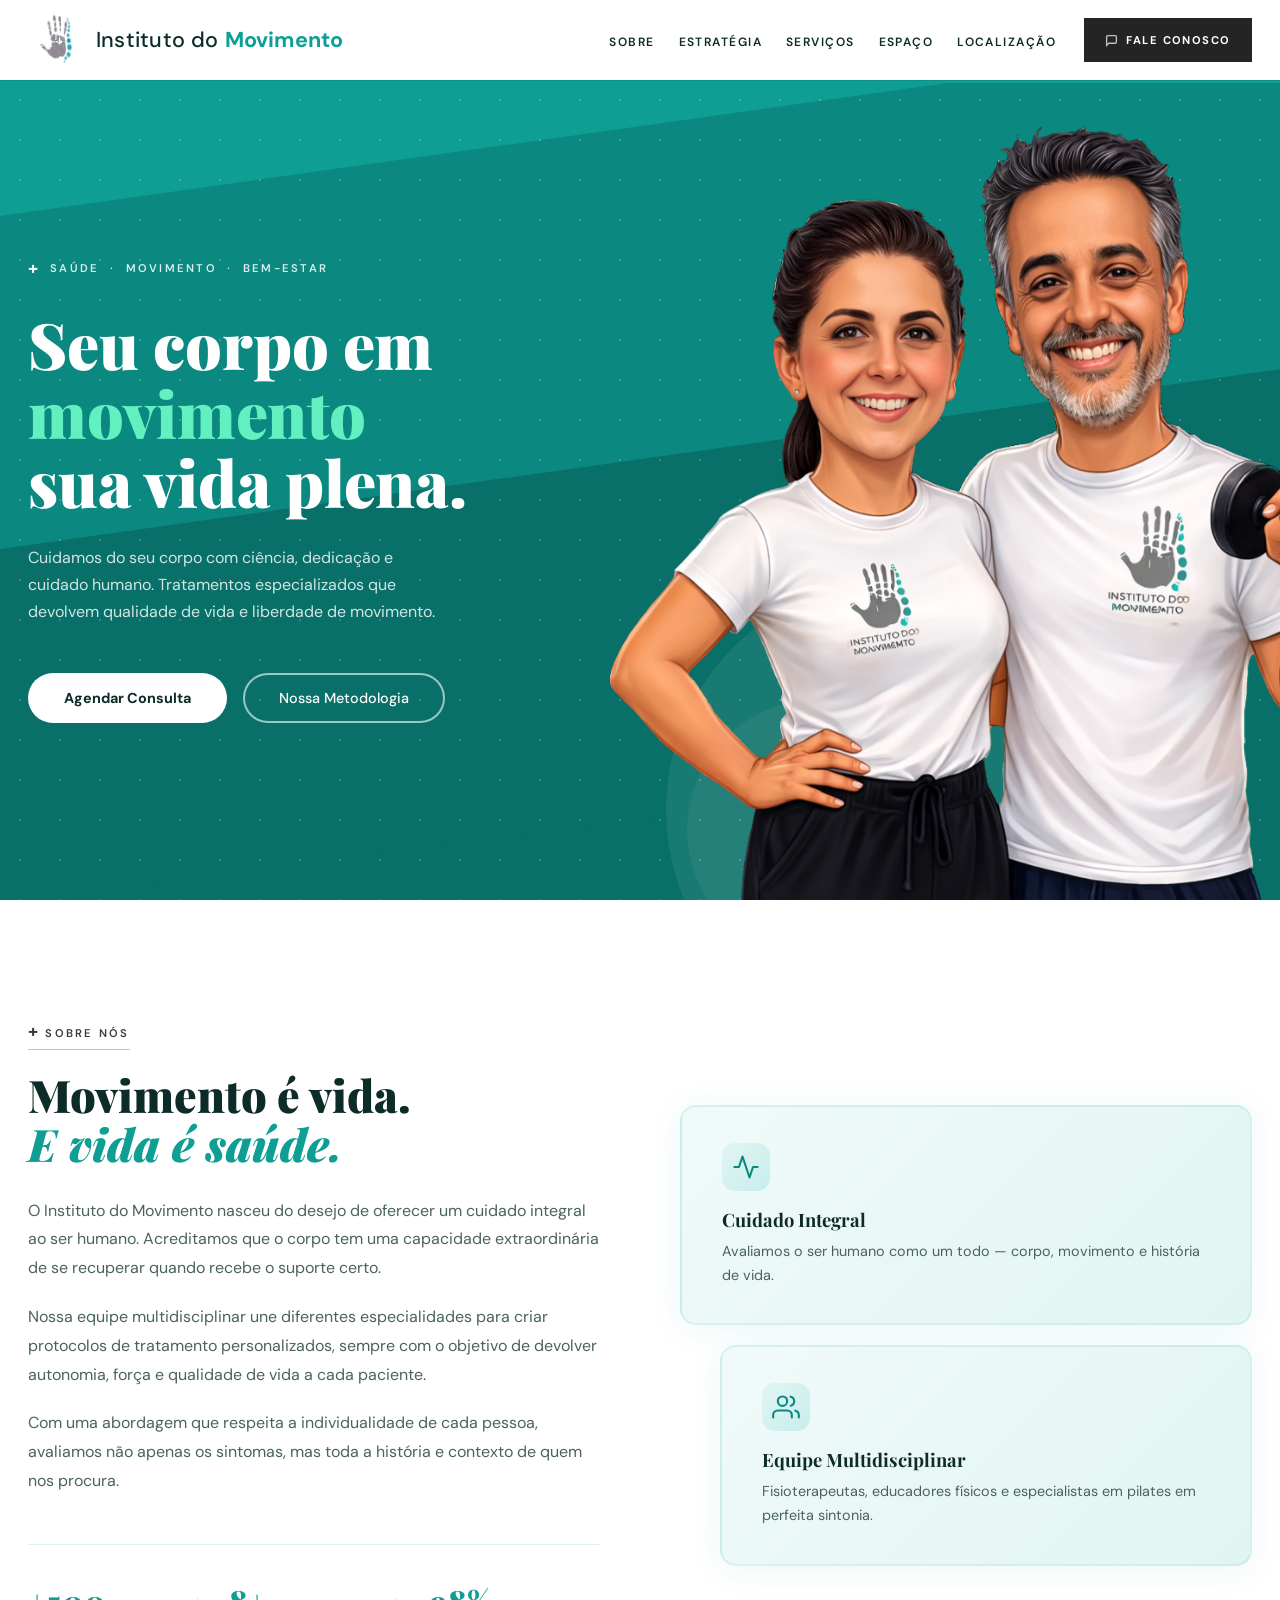
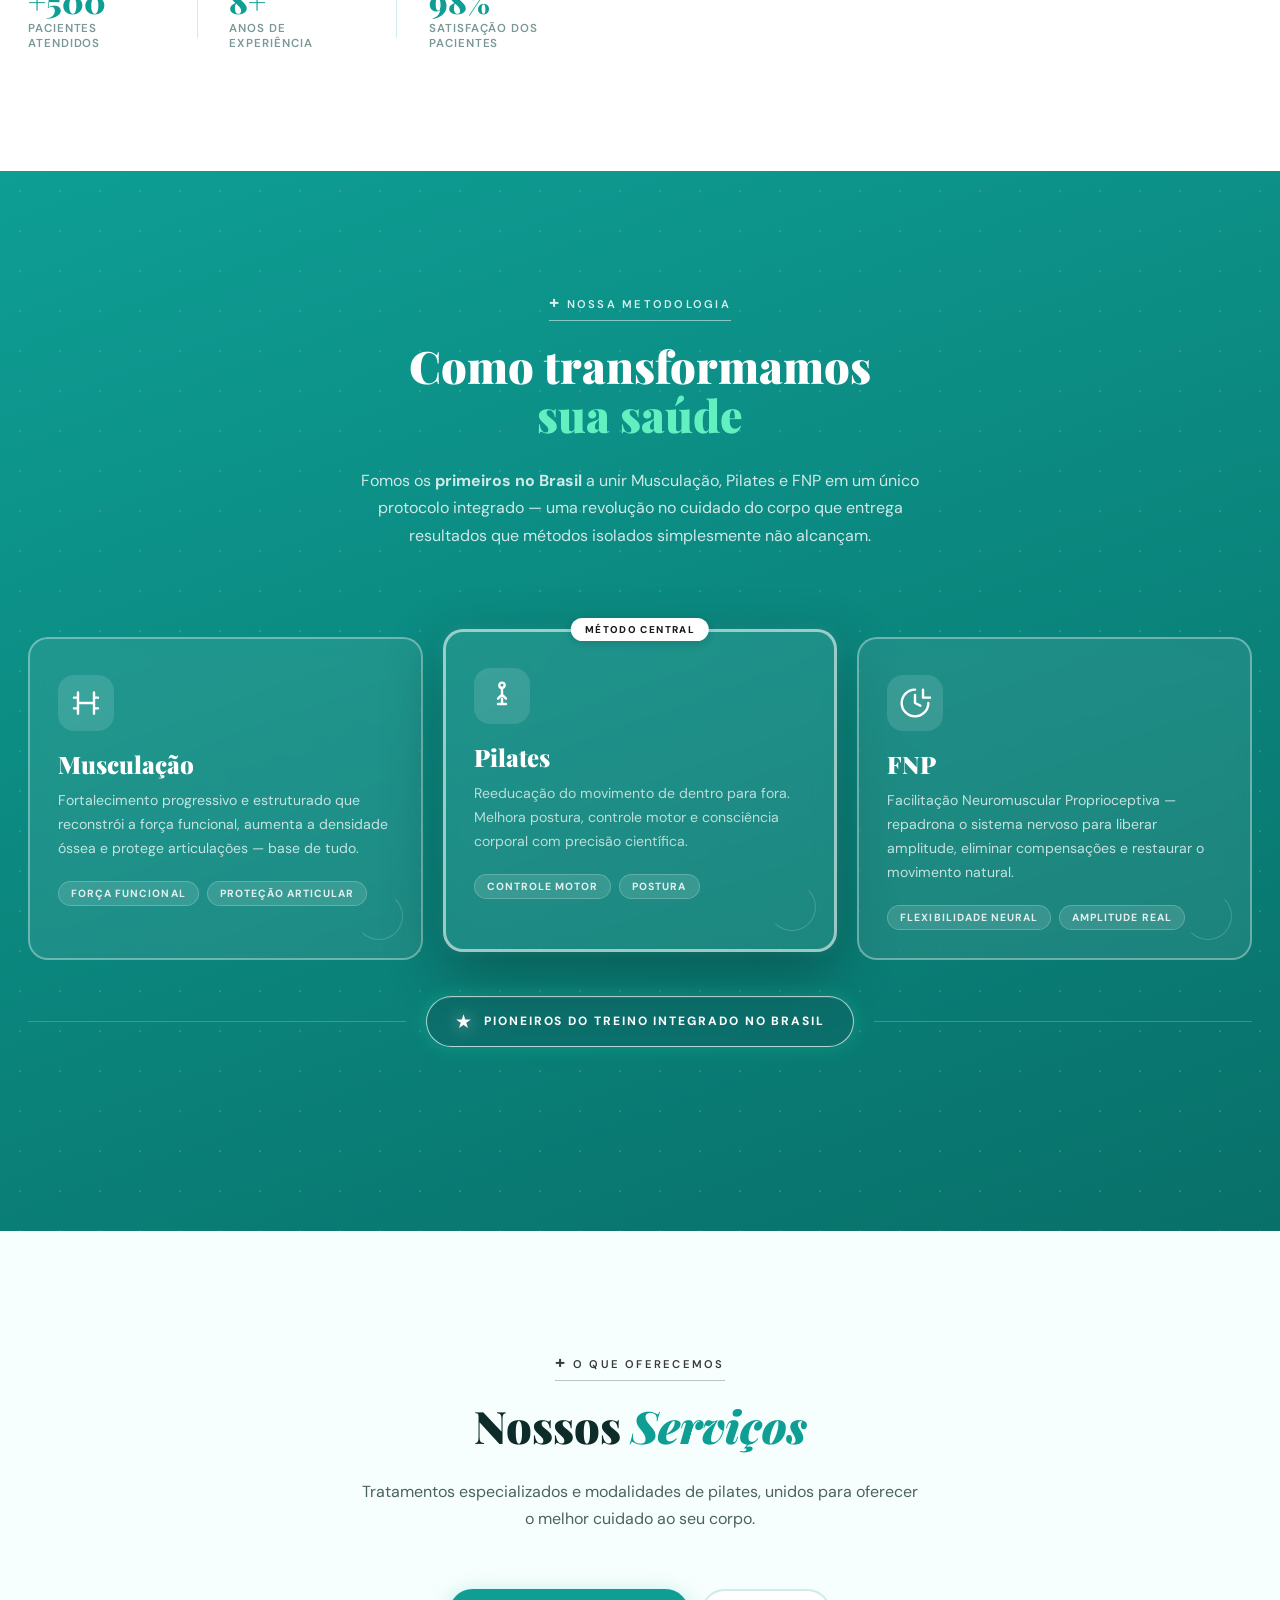
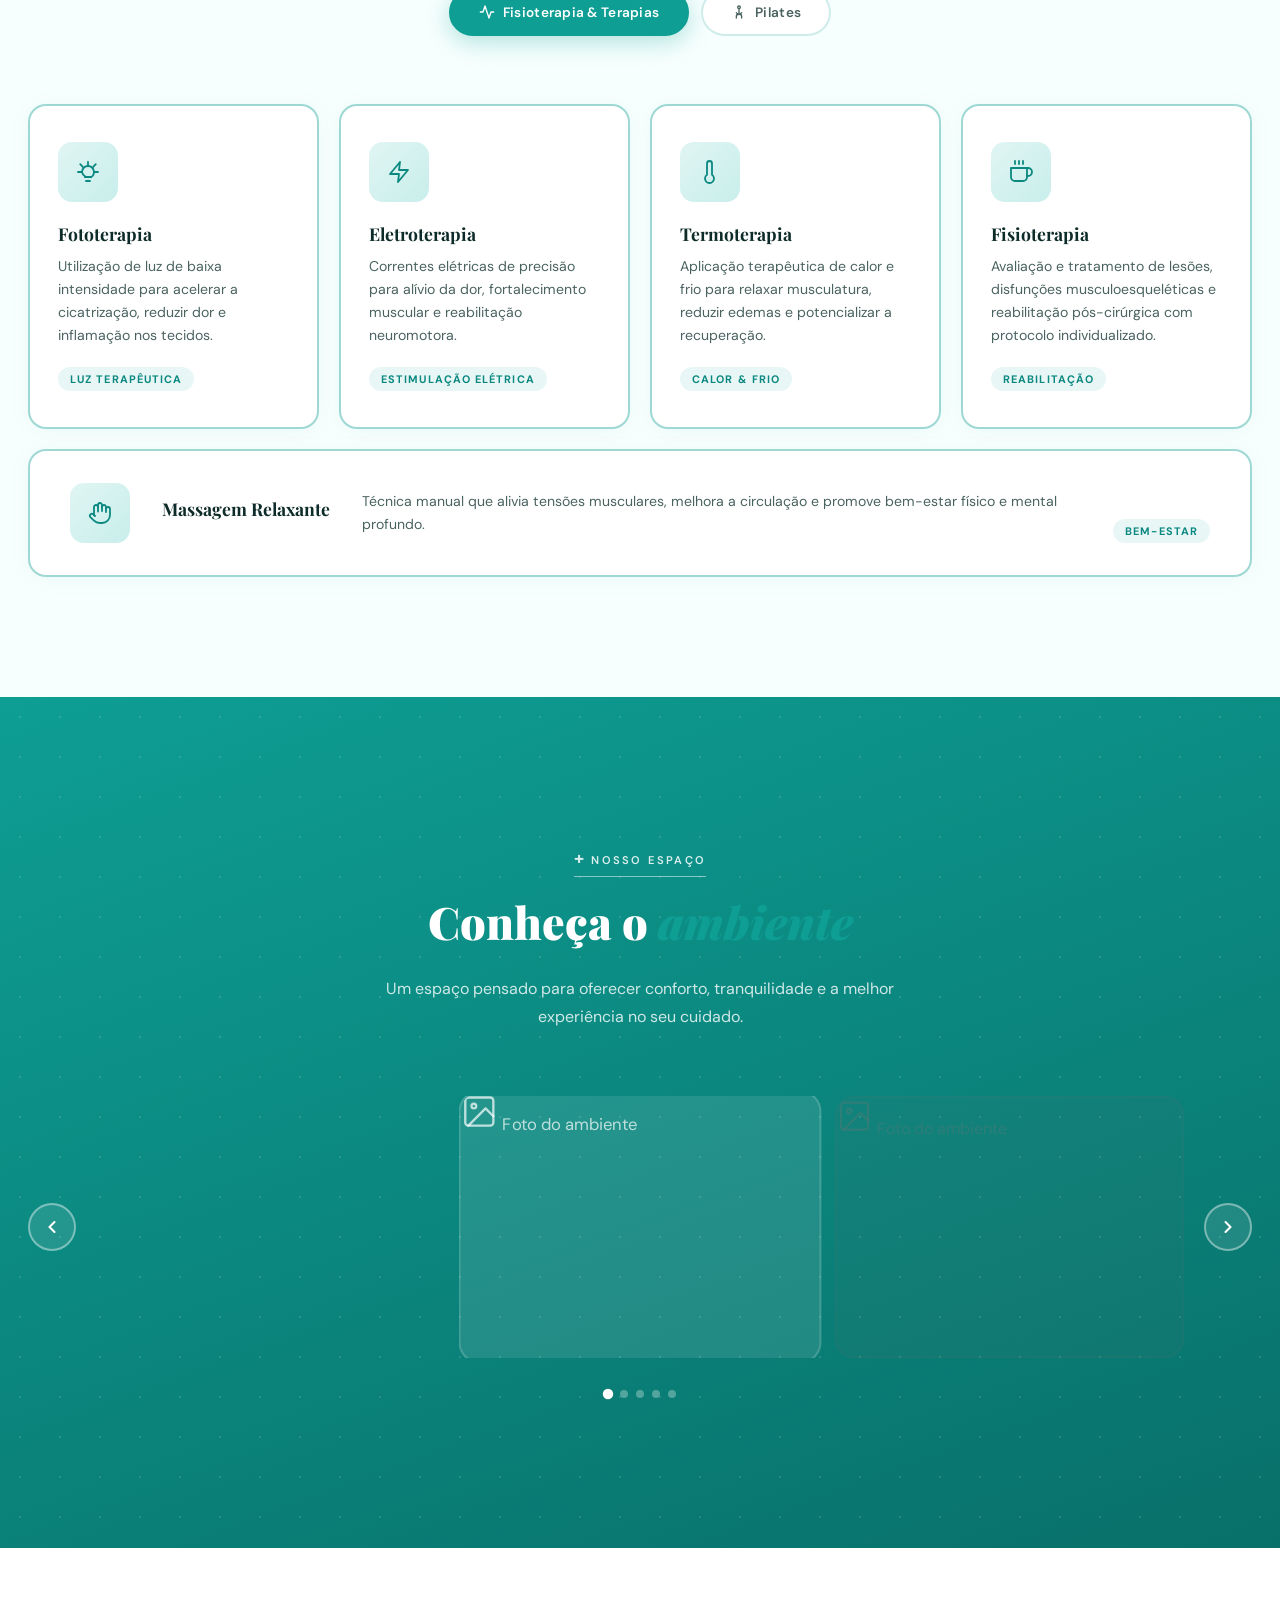
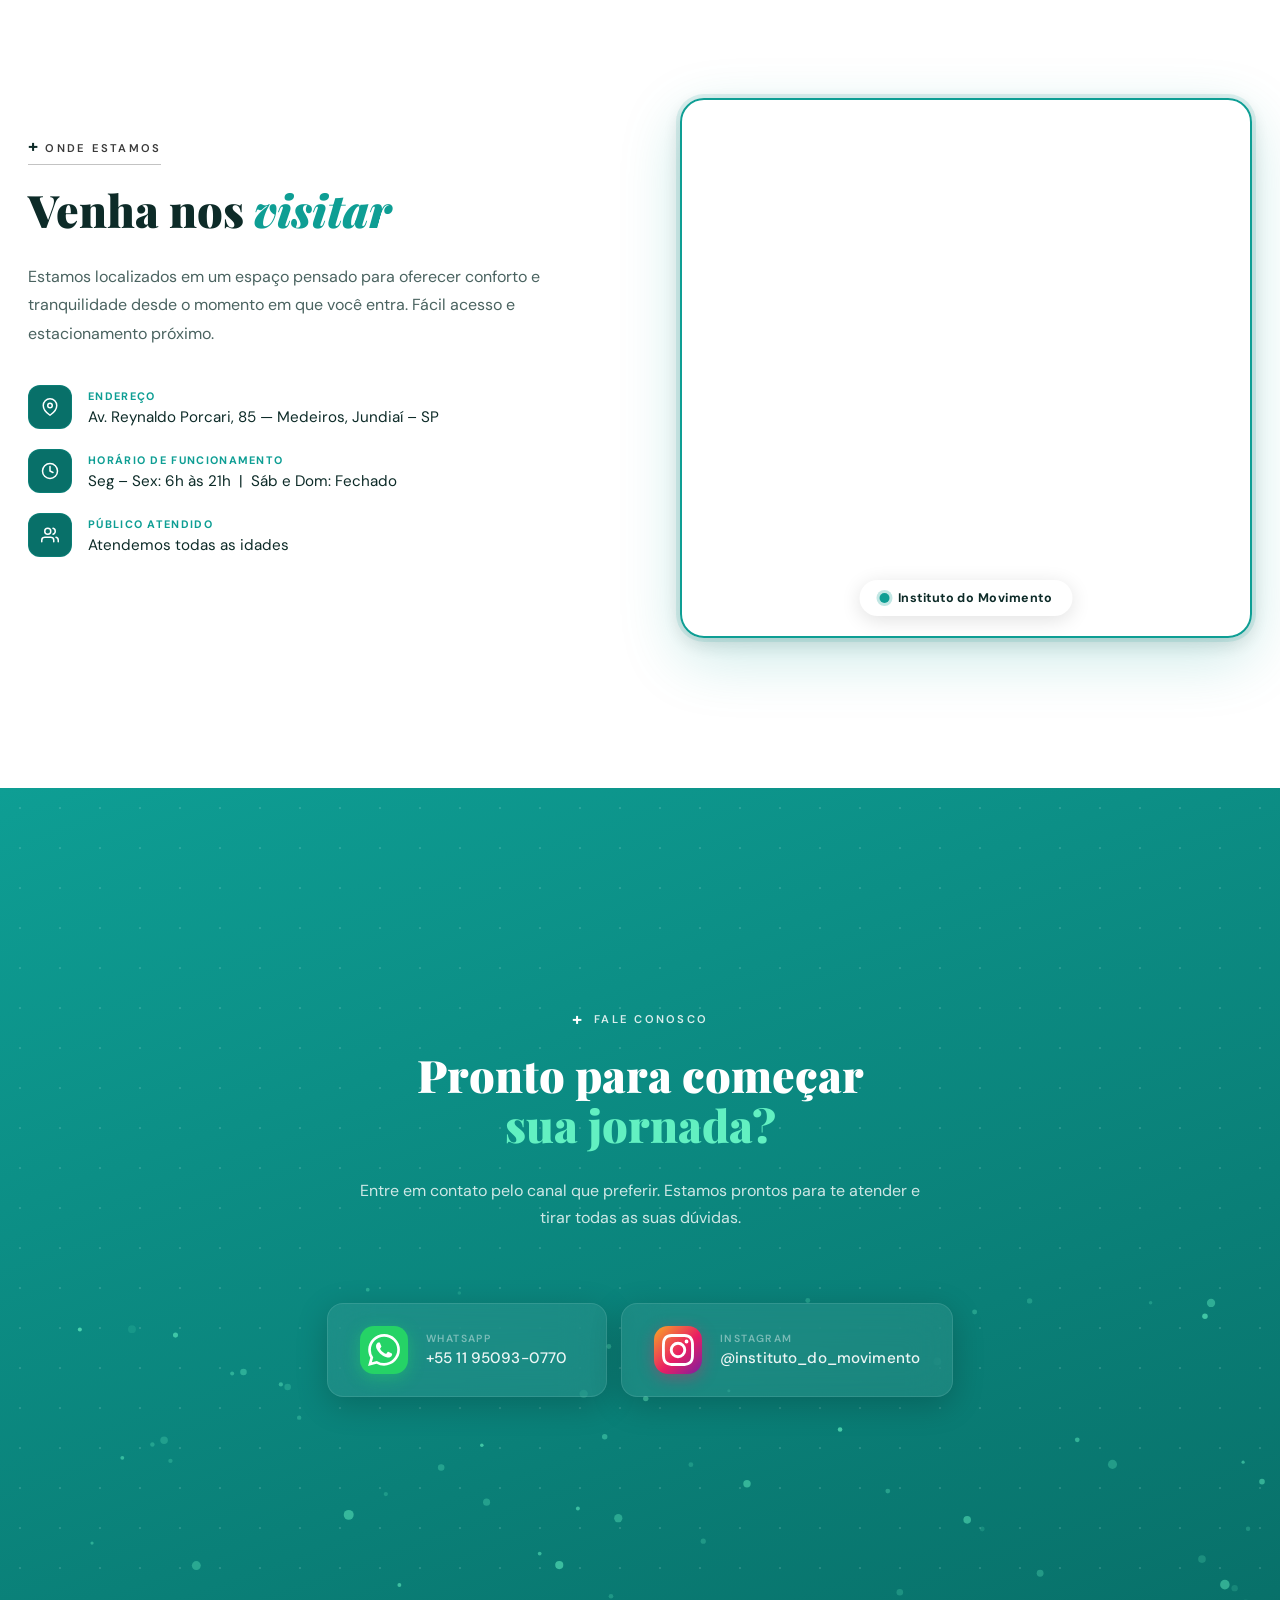
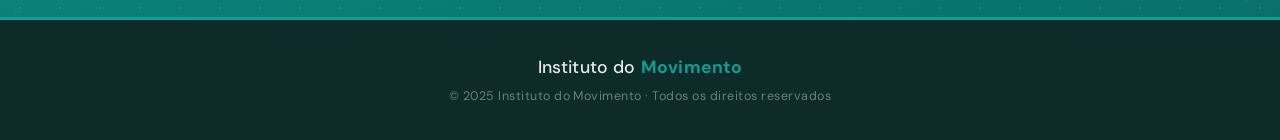
<file: index.html>
<!DOCTYPE html>
<html lang="pt-BR">
<head>
  <meta charset="UTF-8" />
  <meta name="viewport" content="width=device-width, initial-scale=1.0"/>
  <title>Instituto do Movimento</title>
  <link rel="preconnect" href="https://fonts.googleapis.com"/>
  <link rel="preconnect" href="https://fonts.gstatic.com" crossorigin/>
  <link href="https://fonts.googleapis.com/css2?family=Playfair+Display:ital,wght@0,700;0,900;1,700&family=DM+Sans:wght@300;400;500;600&display=swap" rel="stylesheet"/>
  <link rel="stylesheet" href="style.css"/>
</head>
<body>

  <!-- NAVBAR -->
  <nav class="navbar" id="navbar">
    <div class="navbar-inner">
      <button class="logo logo-btn" onclick="window.scrollTo({top:0,behavior:'smooth'})" aria-label="Ir ao início">
        <img src="logo.png" alt="Logo Instituto do Movimento" class="navbar-logo-img"/>
        Instituto do <span>Movimento</span>
      </button>
      <div class="nav-right">
        <ul class="nav-links">
          <li><a href="#sobre">Sobre</a></li>
          <li><a href="#estrategia">Estratégia</a></li>
          <li><a href="#servicos">Serviços</a></li>
          <li><a href="#galeria">Espaço</a></li>
          <li><a href="#localizacao">Localização</a></li>
        </ul>
        <div class="nav-cta-wrap">
          <button class="nav-cta" onclick="document.getElementById('contato').scrollIntoView({behavior:'smooth'}); return false;">
            <span class="btn-icon">
              <svg width="13" height="13" viewBox="0 0 24 24" fill="none" stroke="currentColor" stroke-width="2.5">
                <path d="M21 15a2 2 0 0 1-2 2H7l-4 4V5a2 2 0 0 1 2-2h14a2 2 0 0 1 2 2z"/>
              </svg>
            </span>
            <span class="btn-label">Fale Conosco</span>
          </button>
        </div>
      </div>

      <!-- Hamburguer (só mobile) -->
      <button class="nav-hamburger" id="navHamburger" aria-label="Abrir menu" aria-expanded="false">
        <span></span>
        <span></span>
        <span></span>
      </button>
    </div>

    <!-- Menu mobile dropdown -->
    <div class="nav-mobile-menu" id="navMobileMenu">
      <ul class="nav-mobile-links">
        <li><a href="#sobre">Sobre</a></li>
        <li><a href="#estrategia">Estratégia</a></li>
        <li><a href="#servicos">Serviços</a></li>
        <li><a href="#galeria">Espaço</a></li>
        <li><a href="#localizacao">Localização</a></li>
      </ul>
      <button class="nav-mobile-cta" onclick="document.getElementById('contato').scrollIntoView({behavior:'smooth'}); document.getElementById('navMobileMenu').classList.remove('open'); document.getElementById('navHamburger').classList.remove('open'); document.getElementById('navHamburger').setAttribute('aria-expanded','false');">
        <svg width="13" height="13" viewBox="0 0 24 24" fill="none" stroke="currentColor" stroke-width="2.5">
          <path d="M21 15a2 2 0 0 1-2 2H7l-4 4V5a2 2 0 0 1 2-2h14a2 2 0 0 1 2 2z"/>
        </svg>
        Fale Conosco
      </button>
    </div>
  </nav>
  <div class="nav-accent"></div>

  <!-- HERO -->
  <section class="hero">
    <div class="hero-bg">
      <div class="band band-1"></div>
      <div class="band band-2"></div>
      <div class="band band-3"></div>
    </div>
    <div class="hero-dots"></div>
    <div class="circle-lg"></div>
    <div class="circle-md"></div>
    <div class="circle-sm"></div>

    <div class="hero-inner">
      <div class="hero-content">
        <p class="eyebrow">
          <span class="eyebrow-plus">+</span>
          Saúde &nbsp;·&nbsp; Movimento &nbsp;·&nbsp; Bem-Estar
        </p>
        <h1 class="hero-title">
          <span class="title-dark">Seu corpo em</span><br/>
          <span class="dark-gray">movimento</span><br/>
          <span class="title-dark">sua vida plena.</span>
        </h1>
        <p class="hero-sub">
          Cuidamos do seu corpo com ciência, dedicação e cuidado humano.
          Tratamentos especializados que devolvem qualidade de vida e liberdade de movimento.
        </p>
        <div class="hero-btns">
          <a href="https://wa.me/5511950930770?text=Olá!%20Gostaria%20de%20agendar%20uma%20consulta%20no%20Instituto%20do%20Movimento." target="_blank" rel="noopener" class="btn-primary">Agendar Consulta</a>
          <a href="#estrategia" class="btn-outline">Nossa Metodologia</a>
        </div>

        <div class="hero-image-mobile">
          <img src="hero-image.png" alt="Equipe Instituto do Movimento" class="hero-image-mobile-img"/>
        </div>
      </div>

      <div class="hero-image-wrap">
        <img src="hero-image.png" alt="Equipe Instituto do Movimento" class="hero-image"/>
      </div>
    </div>
  </section>

  <!-- SOBRE -->
  <section class="sobre" id="sobre">
    <div class="sobre-inner">

      <div class="sobre-text">
        <span class="sobre-eyebrow-texto"><span class="eyebrow-plus">+</span> Sobre nós</span>
        <h2 class="section-title">
          Movimento é vida.<br/>
          <span class="title-italic">E vida é saúde.</span>
        </h2>
        <p class="sobre-body">
          O Instituto do Movimento nasceu do desejo de oferecer um cuidado integral ao ser humano.
          Acreditamos que o corpo tem uma capacidade extraordinária de se recuperar quando recebe o suporte certo.
        </p>
        <p class="sobre-body">
          Nossa equipe multidisciplinar une diferentes especialidades para criar protocolos de tratamento
          personalizados, sempre com o objetivo de devolver autonomia, força e qualidade de vida a cada paciente.
        </p>
        <p class="sobre-body">
          Com uma abordagem que respeita a individualidade de cada pessoa, avaliamos não apenas os sintomas,
          mas toda a história e contexto de quem nos procura.
        </p>

        <div class="sobre-stats">
          <div class="stat-item">
            <span class="stat-number">+500</span>
            <span class="stat-label">Pacientes atendidos</span>
          </div>
          <div class="stat-divider"></div>
          <div class="stat-item">
            <span class="stat-number">8+</span>
            <span class="stat-label">Anos de experiência</span>
          </div>
          <div class="stat-divider"></div>
          <div class="stat-item">
            <span class="stat-number">98%</span>
            <span class="stat-label">Satisfação dos pacientes</span>
          </div>
        </div>
      </div>

      <div class="sobre-visual">
        <div class="sobre-card sobre-card-main">
          <div class="sobre-card-icon">
            <svg width="28" height="28" viewBox="0 0 24 24" fill="none" stroke="currentColor" stroke-width="1.8" stroke-linecap="round" stroke-linejoin="round">
              <path d="M22 12h-4l-3 9L9 3l-3 9H2"/>
            </svg>
          </div>
          <h3>Cuidado Integral</h3>
          <p>Avaliamos o ser humano como um todo — corpo, movimento e história de vida.</p>
        </div>
        <div class="sobre-card sobre-card-secondary">
          <div class="sobre-card-icon">
            <svg width="28" height="28" viewBox="0 0 24 24" fill="none" stroke="currentColor" stroke-width="1.8" stroke-linecap="round" stroke-linejoin="round">
              <path d="M17 21v-2a4 4 0 0 0-4-4H5a4 4 0 0 0-4 4v2"/>
              <circle cx="9" cy="7" r="4"/>
              <path d="M23 21v-2a4 4 0 0 0-3-3.87"/>
              <path d="M16 3.13a4 4 0 0 1 0 7.75"/>
            </svg>
          </div>
          <h3>Equipe Multidisciplinar</h3>
          <p>Fisioterapeutas, educadores físicos e especialistas em pilates em perfeita sintonia.</p>
        </div>
        <div class="sobre-accent-circle"></div>
      </div>

    </div>
  </section>

  <!-- ESTRATÉGIA -->
  <section class="estrategia" id="estrategia">
    <div class="estrategia-inner">

      <div class="estrategia-header">
        <span class="metodologia-eyebrow"><span class="eyebrow-plus">+</span> Nossa Metodologia</span>
        <h2 class="section-title section-title-white">
          Como transformamos<br/>
          <span class="title-italic dark-gray">sua saúde</span>
        </h2>
        <p class="estrategia-sub">
          Fomos os <strong>primeiros no Brasil</strong> a unir Musculação, Pilates e FNP em um único protocolo integrado — uma revolução no cuidado do corpo que entrega resultados que métodos isolados simplesmente não alcançam.
        </p>
      </div>

      <!-- MÉTODOS -->
      <div class="metodos-grid">

        <div class="metodo-card metodo-musculacao">
          <div class="metodo-icon-wrap">
            <svg width="32" height="32" viewBox="0 0 24 24" fill="none" stroke="currentColor" stroke-width="1.8" stroke-linecap="round" stroke-linejoin="round">
              <path d="M6 4v16M18 4v16M6 12h12M3 8h3M18 8h3M3 16h3M18 16h3"/>
            </svg>
          </div>
          <h3 class="metodo-title">Musculação</h3>
          <p class="metodo-desc">Fortalecimento progressivo e estruturado que reconstrói a força funcional, aumenta a densidade óssea e protege articulações — base de tudo.</p>
          <div class="metodo-tags">
            <span class="metodo-tag">Força funcional</span>
            <span class="metodo-tag">Proteção articular</span>
          </div>
        </div>

        <div class="metodo-card metodo-pilates metodo-destaque">
          <div class="metodo-destaque-label">Método central</div>
          <div class="metodo-icon-wrap">
            <svg width="32" height="32" viewBox="0 0 24 24" fill="none" stroke="currentColor" stroke-width="1.8" stroke-linecap="round" stroke-linejoin="round">
              <circle cx="12" cy="4" r="2"/>
              <path d="M12 6v5l-3 3M12 11l3 3M9 18h6M12 14v4"/>
            </svg>
          </div>
          <h3 class="metodo-title">Pilates</h3>
          <p class="metodo-desc">Reeducação do movimento de dentro para fora. Melhora postura, controle motor e consciência corporal com precisão científica.</p>
          <div class="metodo-tags">
            <span class="metodo-tag metodo-tag-light">Controle motor</span>
            <span class="metodo-tag metodo-tag-light">Postura</span>
          </div>
        </div>

        <div class="metodo-card metodo-fnp">
          <div class="metodo-icon-wrap">
            <svg width="32" height="32" viewBox="0 0 24 24" fill="none" stroke="currentColor" stroke-width="1.8" stroke-linecap="round" stroke-linejoin="round">
              <path d="M12 2a10 10 0 1 0 10 10"/>
              <path d="M12 6v6l4 2"/>
              <path d="M18 2v6h6"/>
            </svg>
          </div>
          <h3 class="metodo-title">FNP</h3>
          <p class="metodo-desc">Facilitação Neuromuscular Proprioceptiva — repadrona o sistema nervoso para liberar amplitude, eliminar compensações e restaurar o movimento natural.</p>
          <div class="metodo-tags">
            <span class="metodo-tag">Flexibilidade neural</span>
            <span class="metodo-tag">Amplitude real</span>
          </div>
        </div>

      </div>

      <!-- BARRA DE INTEGRAÇÃO -->
      <div class="integracao-bar">
        <div class="integracao-line"></div>
        <div class="integracao-center">
          <span class="integracao-icon">★</span>
          <span class="integracao-text">Pioneiros do Treino Integrado no Brasil</span>
        </div>
        <div class="integracao-line"></div>
      </div>


    </div>
  </section>

  <!-- SERVIÇOS -->
  <section class="servicos" id="servicos">
    <div class="servicos-inner">

      <div class="servicos-header">
        <span class="servicos-eyebrow"><span class="eyebrow-plus">+</span> O que oferecemos</span>
        <h2 class="section-title">
          Nossos <span class="title-italic">Serviços</span>
        </h2>
        <p class="servicos-sub">
          Tratamentos especializados e modalidades de pilates, unidos para oferecer o melhor cuidado ao seu corpo.
        </p>
      </div>

      <!-- TAB SWITCHER -->
      <div class="servicos-tabs">
        <button class="tab-btn active" data-tab="fisioterapia">
          <span class="tab-icon"><svg width="16" height="16" viewBox="0 0 24 24" fill="none" stroke="currentColor" stroke-width="2" stroke-linecap="round" stroke-linejoin="round"><path d="M22 12h-4l-3 9L9 3l-3 9H2"/></svg></span> Fisioterapia & Terapias
        </button>
        <button class="tab-btn" data-tab="pilates">
          <span class="tab-icon"><svg width="16" height="16" viewBox="0 0 24 24" fill="none" stroke="currentColor" stroke-width="2" stroke-linecap="round" stroke-linejoin="round"><circle cx="12" cy="5" r="2"/><path d="M12 7v6"/><path d="M8 13l4 3 4-3"/><path d="M8 21v-2a4 4 0 0 1 8 0v2"/></svg></span> Pilates
        </button>
      </div>

      <!-- FISIOTERAPIA PANEL -->
      <div class="servicos-panel active" id="panel-fisioterapia">
        <div class="servicos-grid">

          <div class="servico-card">
            <div class="servico-icon-wrap">
              <span class="servico-icon"><svg width="24" height="24" viewBox="0 0 24 24" fill="none" stroke="currentColor" stroke-width="1.8" stroke-linecap="round" stroke-linejoin="round"><line x1="12" y1="2" x2="12" y2="6"/><line x1="4.22" y1="4.22" x2="7.05" y2="7.05"/><line x1="2" y1="12" x2="6" y2="12"/><line x1="19.78" y1="4.22" x2="16.95" y2="7.05"/><line x1="22" y1="12" x2="18" y2="12"/><path d="M9 17h6"/><path d="M10 21h4"/><path d="M12 6a6 6 0 0 1 6 6c0 2.22-1.2 4.16-3 5.2V17H9v-.8A6 6 0 0 1 6 12a6 6 0 0 1 6-6z"/></svg></span>
            </div>
            <h3 class="servico-name">Fototerapia</h3>
            <p class="servico-desc">Utilização de luz de baixa intensidade para acelerar a cicatrização, reduzir dor e inflamação nos tecidos.</p>
            <span class="servico-tag">Luz terapêutica</span>
          </div>

          <div class="servico-card">
            <div class="servico-icon-wrap">
              <span class="servico-icon"><svg width="24" height="24" viewBox="0 0 24 24" fill="none" stroke="currentColor" stroke-width="1.8" stroke-linecap="round" stroke-linejoin="round"><polyline points="13 2 3 14 12 14 11 22 21 10 12 10 13 2"/></svg></span>
            </div>
            <h3 class="servico-name">Eletroterapia</h3>
            <p class="servico-desc">Correntes elétricas de precisão para alívio da dor, fortalecimento muscular e reabilitação neuromotora.</p>
            <span class="servico-tag">Estimulação elétrica</span>
          </div>

          <div class="servico-card">
            <div class="servico-icon-wrap">
              <span class="servico-icon"><svg width="24" height="24" viewBox="0 0 24 24" fill="none" stroke="currentColor" stroke-width="1.8" stroke-linecap="round" stroke-linejoin="round"><path d="M14 14.76V3.5a2.5 2.5 0 0 0-5 0v11.26a4.5 4.5 0 1 0 5 0z"/></svg></span>
            </div>
            <h3 class="servico-name">Termoterapia</h3>
            <p class="servico-desc">Aplicação terapêutica de calor e frio para relaxar musculatura, reduzir edemas e potencializar a recuperação.</p>
            <span class="servico-tag">Calor & frio</span>
          </div>

          <div class="servico-card">
            <div class="servico-icon-wrap">
              <span class="servico-icon"><svg width="24" height="24" viewBox="0 0 24 24" fill="none" stroke="currentColor" stroke-width="1.8" stroke-linecap="round" stroke-linejoin="round"><path d="M18 8h1a4 4 0 0 1 0 8h-1"/><path d="M2 8h16v9a4 4 0 0 1-4 4H6a4 4 0 0 1-4-4V8z"/><line x1="6" y1="1" x2="6" y2="4"/><line x1="10" y1="1" x2="10" y2="4"/><line x1="14" y1="1" x2="14" y2="4"/></svg></span>
            </div>
            <h3 class="servico-name">Fisioterapia</h3>
            <p class="servico-desc">Avaliação e tratamento de lesões, disfunções musculoesqueléticas e reabilitação pós-cirúrgica com protocolo individualizado.</p>
            <span class="servico-tag">Reabilitação</span>
          </div>

          <div class="servico-card servico-card-wide">
            <div class="servico-icon-wrap">
              <span class="servico-icon"><svg width="24" height="24" viewBox="0 0 24 24" fill="none" stroke="currentColor" stroke-width="1.8" stroke-linecap="round" stroke-linejoin="round"><path d="M18 11V6a2 2 0 0 0-2-2v0a2 2 0 0 0-2 2v0"/><path d="M14 10V4a2 2 0 0 0-2-2v0a2 2 0 0 0-2 2v2"/><path d="M10 10.5V6a2 2 0 0 0-2-2v0a2 2 0 0 0-2 2v8"/><path d="M18 8a2 2 0 1 1 4 0v6a8 8 0 0 1-8 8h-2c-2.8 0-4.5-.86-5.99-2.34l-3.6-3.6a2 2 0 0 1 2.83-2.82L7 15"/></svg></span>
            </div>
            <h3 class="servico-name">Massagem Relaxante</h3>
            <p class="servico-desc">Técnica manual que alivia tensões musculares, melhora a circulação e promove bem-estar físico e mental profundo.</p>
            <span class="servico-tag">Bem-estar</span>
          </div>

        </div>
      </div>

      <!-- PILATES PANEL -->
      <div class="servicos-panel" id="panel-pilates">
        <div class="servicos-grid">

          <div class="servico-card">
            <div class="servico-icon-wrap">
              <span class="servico-icon"><svg width="24" height="24" viewBox="0 0 24 24" fill="none" stroke="currentColor" stroke-width="1.8" stroke-linecap="round" stroke-linejoin="round"><line x1="6" y1="5" x2="6" y2="19"/><line x1="18" y1="5" x2="18" y2="19"/><line x1="2" y1="9" x2="6" y2="9"/><line x1="2" y1="15" x2="6" y2="15"/><line x1="18" y1="9" x2="22" y2="9"/><line x1="18" y1="15" x2="22" y2="15"/><line x1="6" y1="12" x2="18" y2="12"/></svg></span>
            </div>
            <h3 class="servico-name">Pilates com Aparelhos</h3>
            <p class="servico-desc">Treino com Reformer, Cadillac e acessórios especializados para maior resistência, controle e progressão de cargas.</p>
            <span class="servico-tag">Alta performance</span>
          </div>

          <div class="servico-card">
            <div class="servico-icon-wrap">
              <span class="servico-icon"><svg width="24" height="24" viewBox="0 0 24 24" fill="none" stroke="currentColor" stroke-width="1.8" stroke-linecap="round" stroke-linejoin="round"><circle cx="12" cy="4" r="2"/><path d="M15.09 8.26A5 5 0 0 1 17 12v4H7v-4a5 5 0 0 1 1.91-3.74"/><path d="M7 16v4h10v-4"/><path d="M12 12v4"/></svg></span>
            </div>
            <h3 class="servico-name">Pilates Solo</h3>
            <p class="servico-desc">Exercícios no solo com foco em consciência corporal, respiração e fortalecimento do core de forma acessível e eficaz.</p>
            <span class="servico-tag">Fundamentos</span>
          </div>

          <div class="servico-card">
            <div class="servico-icon-wrap">
              <span class="servico-icon"><svg width="24" height="24" viewBox="0 0 24 24" fill="none" stroke="currentColor" stroke-width="1.8" stroke-linecap="round" stroke-linejoin="round"><path d="M12 2v6"/><path d="M5 8h14"/><path d="M8 8v8a4 4 0 0 0 8 0V8"/><circle cx="12" cy="20" r="2"/></svg></span>
            </div>
            <h3 class="servico-name">Aero Pilates</h3>
            <p class="servico-desc">Modalidade suspensa que combina alongamento, descompressão da coluna e fortalecimento com amplitude total de movimento.</p>
            <span class="servico-tag">Suspensão</span>
          </div>

          <div class="servico-card servico-card-destaque">
            <div class="destaque-badge">
              <svg width="11" height="11" viewBox="0 0 24 24" fill="currentColor"><polygon points="12 2 15.09 8.26 22 9.27 17 14.14 18.18 21.02 12 17.77 5.82 21.02 7 14.14 2 9.27 8.91 8.26 12 2"/></svg>
              Destaque
            </div>
            <div class="servico-icon-wrap servico-icon-wrap-destaque">
              <span class="servico-icon"><svg width="24" height="24" viewBox="0 0 24 24" fill="none" stroke="currentColor" stroke-width="1.8" stroke-linecap="round" stroke-linejoin="round"><circle cx="12" cy="6" r="2"/><path d="M12 8c0 0-4 2-4 6h8c0-4-4-6-4-6z"/><path d="M10 14c0 3 1 5 2 5s2-2 2-5"/><path d="M8 14c-1 0-2 1-2 3"/><path d="M16 14c1 0 2 1 2 3"/></svg></span>
            </div>
            <h3 class="servico-name">Pilates para Gestantes</h3>
            <p class="servico-desc">Protocolo seguro e especializado para cada trimestre da gestação. Alivia desconfortos, prepara o corpo para o parto e promove bem-estar à futura mamãe.</p>
            <span class="servico-tag servico-tag-destaque">Gestação segura</span>
          </div>

        </div>

      </div>

    </div>
  </section>

  <!-- GALERIA -->
  <section class="galeria" id="galeria">
    <div class="galeria-inner">

      <div class="galeria-header">
        <span class="galeria-eyebrow"><span class="eyebrow-plus">+</span> Nosso Espaço</span>
        <h2 class="section-title section-title-white">
          Conheça o <span class="title-italic-teal">ambiente</span>
        </h2>
        <p class="galeria-sub">
          Um espaço pensado para oferecer conforto, tranquilidade e a melhor experiência no seu cuidado.
        </p>
      </div>

      <div class="galeria-carousel">
        <button class="carousel-btn carousel-btn-prev" aria-label="Anterior">
          <svg width="20" height="20" viewBox="0 0 24 24" fill="none" stroke="currentColor" stroke-width="2.5" stroke-linecap="round" stroke-linejoin="round">
            <polyline points="15 18 9 12 15 6"/>
          </svg>
        </button>

        <div class="carousel-track-wrap">
          <div class="carousel-track">
            <div class="carousel-slide">
              <div class="galeria-placeholder">
                <svg width="36" height="36" viewBox="0 0 24 24" fill="none" stroke="currentColor" stroke-width="1.5" stroke-linecap="round" stroke-linejoin="round">
                  <rect x="3" y="3" width="18" height="18" rx="2"/><circle cx="8.5" cy="8.5" r="1.5"/><polyline points="21 15 16 10 5 21"/>
                </svg>
                <span>Foto do ambiente</span>
              </div>
            </div>
            <div class="carousel-slide">
              <div class="galeria-placeholder">
                <svg width="36" height="36" viewBox="0 0 24 24" fill="none" stroke="currentColor" stroke-width="1.5" stroke-linecap="round" stroke-linejoin="round">
                  <rect x="3" y="3" width="18" height="18" rx="2"/><circle cx="8.5" cy="8.5" r="1.5"/><polyline points="21 15 16 10 5 21"/>
                </svg>
                <span>Foto do ambiente</span>
              </div>
            </div>
            <div class="carousel-slide">
              <div class="galeria-placeholder">
                <svg width="36" height="36" viewBox="0 0 24 24" fill="none" stroke="currentColor" stroke-width="1.5" stroke-linecap="round" stroke-linejoin="round">
                  <rect x="3" y="3" width="18" height="18" rx="2"/><circle cx="8.5" cy="8.5" r="1.5"/><polyline points="21 15 16 10 5 21"/>
                </svg>
                <span>Foto do ambiente</span>
              </div>
            </div>
            <div class="carousel-slide">
              <div class="galeria-placeholder">
                <svg width="36" height="36" viewBox="0 0 24 24" fill="none" stroke="currentColor" stroke-width="1.5" stroke-linecap="round" stroke-linejoin="round">
                  <rect x="3" y="3" width="18" height="18" rx="2"/><circle cx="8.5" cy="8.5" r="1.5"/><polyline points="21 15 16 10 5 21"/>
                </svg>
                <span>Foto do ambiente</span>
              </div>
            </div>
            <div class="carousel-slide">
              <div class="galeria-placeholder">
                <svg width="36" height="36" viewBox="0 0 24 24" fill="none" stroke="currentColor" stroke-width="1.5" stroke-linecap="round" stroke-linejoin="round">
                  <rect x="3" y="3" width="18" height="18" rx="2"/><circle cx="8.5" cy="8.5" r="1.5"/><polyline points="21 15 16 10 5 21"/>
                </svg>
                <span>Foto do ambiente</span>
              </div>
            </div>
          </div>
        </div>

        <button class="carousel-btn carousel-btn-next" aria-label="Próximo">
          <svg width="20" height="20" viewBox="0 0 24 24" fill="none" stroke="currentColor" stroke-width="2.5" stroke-linecap="round" stroke-linejoin="round">
            <polyline points="9 18 15 12 9 6"/>
          </svg>
        </button>
      </div>

      <div class="carousel-dots">
        <span class="carousel-dot active"></span>
        <span class="carousel-dot"></span>
        <span class="carousel-dot"></span>
        <span class="carousel-dot"></span>
        <span class="carousel-dot"></span>
      </div>

    </div>
  </section>

  <!-- LOCALIZAÇÃO -->
  <section class="localizacao" id="localizacao">
    <div class="localizacao-inner">

      <div class="localizacao-text">
        <span class="localizacao-eyebrow"><span class="eyebrow-plus">+</span> Onde estamos</span>
        <h2 class="section-title">
          Venha nos <span class="title-italic">visitar</span>
        </h2>
        <p class="localizacao-body">
          Estamos localizados em um espaço pensado para oferecer conforto e tranquilidade desde o momento em que você entra.
          Fácil acesso e estacionamento próximo.
        </p>

        <div class="localizacao-info">
          <div class="loc-item">
            <div class="loc-icon-wrap">
              <svg width="18" height="18" viewBox="0 0 24 24" fill="none" stroke="currentColor" stroke-width="2" stroke-linecap="round" stroke-linejoin="round">
                <path d="M21 10c0 7-9 13-9 13s-9-6-9-13a9 9 0 0 1 18 0z"/>
                <circle cx="12" cy="10" r="3"/>
              </svg>
            </div>
            <div class="loc-text">
              <span class="loc-label">Endereço</span>
              <span class="loc-value">Av. Reynaldo Porcari, 85 — Medeiros, Jundiaí – SP</span>
            </div>
          </div>

          <div class="loc-item">
            <div class="loc-icon-wrap">
              <svg width="18" height="18" viewBox="0 0 24 24" fill="none" stroke="currentColor" stroke-width="2" stroke-linecap="round" stroke-linejoin="round">
                <circle cx="12" cy="12" r="10"/>
                <polyline points="12 6 12 12 16 14"/>
              </svg>
            </div>
            <div class="loc-text">
              <span class="loc-label">Horário de funcionamento</span>
              <span class="loc-value">Seg – Sex: 6h às 21h &nbsp;|&nbsp; Sáb e Dom: Fechado</span>
            </div>
          </div>

          <div class="loc-item">
            <div class="loc-icon-wrap">
              <svg width="18" height="18" viewBox="0 0 24 24" fill="none" stroke="currentColor" stroke-width="2" stroke-linecap="round" stroke-linejoin="round">
                <path d="M17 21v-2a4 4 0 0 0-4-4H5a4 4 0 0 0-4 4v2"/>
                <circle cx="9" cy="7" r="4"/>
                <path d="M23 21v-2a4 4 0 0 0-3-3.87"/>
                <path d="M16 3.13a4 4 0 0 1 0 7.75"/>
              </svg>
            </div>
            <div class="loc-text">
              <span class="loc-label">Público atendido</span>
              <span class="loc-value">Atendemos todas as idades</span>
            </div>
          </div>

        </div>

      </div>

      <div class="localizacao-map">
        <div class="map-frame">
          <iframe
            src="https://www.google.com/maps/embed?pb=!1m18!1m12!1m3!1d3660.!2d-46.8914!3d-23.1855!2m3!1f0!2f0!3f0!3m2!1i1024!2i768!4f13.1!3m3!1m2!1s0x94cf5b44af2b0b3f%3A0x1!2sAv.+Reynaldo+Porcari%2C+85+-+Medeiros%2C+Jundia%C3%AD+-+SP%2C+13212-260!5e0!3m2!1spt-BR!2sbr!4v1700000000001&q=Av.+Reynaldo+Porcari,+85,+Medeiros,+Jundiaí,+SP,+Brasil"
            width="100%"
            height="100%"
            style="border:0;"
            allowfullscreen=""
            loading="lazy"
            referrerpolicy="no-referrer-when-downgrade"
            title="Localização Instituto do Movimento"
          ></iframe>
          <div class="map-overlay-badge">
            <span class="map-badge-dot"></span>
            Instituto do Movimento
          </div>
        </div>
      </div>

    </div>
  </section>

  <!-- FALE CONOSCO -->
  <section class="contato" id="contato">
    <canvas class="contato-particles" id="contatoParticles"></canvas>
    <div class="contato-bg-dots"></div>
    <div class="contato-inner">

      <div class="contato-header">
        <p class="section-eyebrow eyebrow-light">
          <span class="eyebrow-text-row"><span class="eyebrow-plus">+</span> Fale Conosco</span>
        </p>
        <h2 class="section-title section-title-white">
          Pronto para começar<br/>
          <span class="title-italic dark-gray">sua jornada?</span>
        </h2>
        <p class="contato-sub">
          Entre em contato pelo canal que preferir. Estamos prontos para te atender e tirar todas as suas dúvidas.
        </p>
      </div>

      <div class="contato-cards">

        <a
          href="https://wa.me/5511950930770?text=Olá!%20Gostaria%20de%20saber%20mais%20sobre%20os%20serviços%20do%20Instituto%20do%20Movimento."
          target="_blank" rel="noopener"
          class="contato-card contato-card-whatsapp"
        >
          <div class="contato-card-glow"></div>
          <div class="contato-card-ring"></div>
          <div class="contato-card-inner">
            <div class="contato-card-icon">
              <svg width="32" height="32" viewBox="0 0 24 24" fill="currentColor">
                <path d="M17.472 14.382c-.297-.149-1.758-.867-2.03-.967-.273-.099-.471-.148-.67.15-.197.297-.767.966-.94 1.164-.173.199-.347.223-.644.075-.297-.15-1.255-.463-2.39-1.475-.883-.788-1.48-1.761-1.653-2.059-.173-.297-.018-.458.13-.606.134-.133.298-.347.446-.52.149-.174.198-.298.298-.497.099-.198.05-.371-.025-.52-.075-.149-.669-1.612-.916-2.207-.242-.579-.487-.5-.669-.51-.173-.008-.371-.01-.57-.01-.198 0-.52.074-.792.372-.272.297-1.04 1.016-1.04 2.479 0 1.462 1.065 2.875 1.213 3.074.149.198 2.096 3.2 5.077 4.487.709.306 1.262.489 1.694.625.712.227 1.36.195 1.871.118.571-.085 1.758-.719 2.006-1.413.248-.694.248-1.289.173-1.413-.074-.124-.272-.198-.57-.347m-5.421 7.403h-.004a9.87 9.87 0 0 1-5.031-1.378l-.361-.214-3.741.982.998-3.648-.235-.374a9.86 9.86 0 0 1-1.51-5.26c.001-5.45 4.436-9.884 9.888-9.884 2.64 0 5.122 1.03 6.988 2.898a9.825 9.825 0 0 1 2.893 6.994c-.003 5.45-4.437 9.884-9.885 9.884m8.413-18.297A11.815 11.815 0 0 0 12.05 0C5.495 0 .16 5.335.157 11.892c0 2.096.547 4.142 1.588 5.945L.057 24l6.305-1.654a11.882 11.882 0 0 0 5.683 1.448h.005c6.554 0 11.89-5.335 11.893-11.893a11.821 11.821 0 0 0-3.48-8.413z"/>
              </svg>
            </div>
            <div class="contato-card-text">
              <span class="contato-card-label">WhatsApp</span>
              <span class="contato-card-handle">+55 11 95093-0770</span>
            </div>
          </div>
        </a>

        <a
          href="https://www.instagram.com/instituto_do_movimento"
          target="_blank" rel="noopener"
          class="contato-card contato-card-instagram"
        >
          <div class="contato-card-glow"></div>
          <div class="contato-card-ring"></div>
          <div class="contato-card-inner">
            <div class="contato-card-icon">
              <svg width="32" height="32" viewBox="0 0 24 24" fill="currentColor">
                <path d="M12 2.163c3.204 0 3.584.012 4.85.07 3.252.148 4.771 1.691 4.919 4.919.058 1.265.069 1.645.069 4.849 0 3.205-.012 3.584-.069 4.849-.149 3.225-1.664 4.771-4.919 4.919-1.266.058-1.644.07-4.85.07-3.204 0-3.584-.012-4.849-.07-3.26-.149-4.771-1.699-4.919-4.92-.058-1.265-.07-1.644-.07-4.849 0-3.204.013-3.583.07-4.849.149-3.227 1.664-4.771 4.919-4.919 1.266-.057 1.645-.069 4.849-.069zM12 0C8.741 0 8.333.014 7.053.072 2.695.272.273 2.69.073 7.052.014 8.333 0 8.741 0 12c0 3.259.014 3.668.072 4.948.2 4.358 2.618 6.78 6.98 6.98C8.333 23.986 8.741 24 12 24c3.259 0 3.668-.014 4.948-.072 4.354-.2 6.782-2.618 6.979-6.98.059-1.28.073-1.689.073-4.948 0-3.259-.014-3.667-.072-4.947-.196-4.354-2.617-6.78-6.979-6.98C15.668.014 15.259 0 12 0zm0 5.838a6.162 6.162 0 1 0 0 12.324 6.162 6.162 0 0 0 0-12.324zM12 16a4 4 0 1 1 0-8 4 4 0 0 1 0 8zm6.406-11.845a1.44 1.44 0 1 0 0 2.881 1.44 1.44 0 0 0 0-2.881z"/>
              </svg>
            </div>
            <div class="contato-card-text">
              <span class="contato-card-label">Instagram</span>
              <span class="contato-card-handle">@instituto_do_movimento</span>
            </div>
          </div>
        </a>

      </div>

    </div>
  </section>

  <!-- FOOTER -->
  <div class="footer-accent"></div>
  <footer class="footer">
    <div class="footer-inner">
      <div class="logo footer-logo">Instituto do <span>Movimento</span></div>
      <p class="footer-copy">© 2025 Instituto do Movimento · Todos os direitos reservados</p>
    </div>
  </footer>

  <script src="script.js"></script>



  <script>
    (function () {
      const canvas = document.getElementById('contatoParticles');
      if (!canvas) return;
      const ctx = canvas.getContext('2d');
      const section = document.getElementById('contato');
      let W, H, particles = [];
      const COUNT = 60;

      function resize() {
        W = section.offsetWidth;
        H = section.offsetHeight;
        canvas.width  = W;
        canvas.height = H;
      }

      function rnd(a, b) { return Math.random() * (b - a) + a; }

      function spawn(randomY) {
        const isMedium = Math.random() < 0.35;
        const size = isMedium ? rnd(3, 5) : rnd(1.5, 2.8);
        const startY = randomY ? rnd(H * 0.6, H) : H + size;
        return {
          x:        rnd(0, W),
          y:        startY,
          size:     size,
          angle:    rnd(-0.3, 0.3),
          speed:    rnd(0.04, 0.12),
          angleVel: rnd(-0.003, 0.003),
          alpha:    rnd(0.25, isMedium ? 0.65 : 0.8),
          pulse:      rnd(0, Math.PI * 2),
          pulseSpeed: rnd(0.004, 0.01),
        };
      }

      function init() {
        resize();
        particles = Array.from({ length: COUNT }, () => spawn(true));
      }

      function loop() {
        ctx.clearRect(0, 0, W, H);

        const visibleZone = H * 0.5;
        const boundary    = H - visibleZone;

        particles.forEach(p => {
          // slowly curve the drift angle
          p.angle += p.angleVel;
          p.pulse += p.pulseSpeed;

          p.x += Math.sin(p.angle) * p.speed * 0.6;
          p.y -= p.speed;

          // respawn if out of visible zone or off-screen
          if (p.y < boundary || p.y + p.size < 0) {
            Object.assign(p, spawn(false));
            return;
          }

          // fade in from bottom, hold, no fade out (they just vanish at boundary)
          const distFromBottom = H - p.y;
          const fadeIn = Math.min(distFromBottom / 40, 1);

          // subtle pulse
          const pulse = 0.75 + 0.25 * Math.sin(p.pulse);

          ctx.save();
          ctx.globalAlpha = p.alpha * fadeIn * pulse;
          ctx.fillStyle   = '#62f0c1';
          ctx.beginPath();
          ctx.arc(p.x, p.y, p.size, 0, Math.PI * 2);
          ctx.fill();
          ctx.restore();
        });

        requestAnimationFrame(loop);
      }

      window.addEventListener('resize', init);
      init();
      loop();
    })();
  </script>  <script>
    (function () {
      const track    = document.querySelector('.carousel-track');
      const slides   = Array.from(document.querySelectorAll('.carousel-slide'));
      const dots     = Array.from(document.querySelectorAll('.carousel-dot'));
      const btnPrev  = document.querySelector('.carousel-btn-prev');
      const btnNext  = document.querySelector('.carousel-btn-next');
      if (!track || slides.length === 0) return;

      let current = 0;
      const total = slides.length;

      function getSlideWidth() {
        return slides[0].offsetWidth + 20; // width + gap
      }

      function update(index) {
        current = (index + total) % total;

        // Center the active slide so it appears in the middle of the 3 visible
        const wrap       = document.querySelector('.carousel-track-wrap');
        const wrapWidth  = wrap.offsetWidth;
        const slideW     = getSlideWidth();
        // offset so active slide is centered
        const offset     = current * slideW - wrapWidth / 2 + slides[current].offsetWidth / 2;
        track.style.transform = `translateX(${-offset}px)`;

        slides.forEach((s, i) => s.classList.toggle('active', i === current));
        dots.forEach((d, i)   => d.classList.toggle('active', i === current));
      }

      btnNext.addEventListener('click', () => update(current + 1));
      btnPrev.addEventListener('click', () => update(current - 1));
      dots.forEach((d, i) => d.addEventListener('click', () => update(i)));
      slides.forEach((s, i) => s.addEventListener('click', () => update(i)));

      // init
      update(0);
      window.addEventListener('resize', () => update(current));
    })();
  </script>

</body>
</html>
</file>
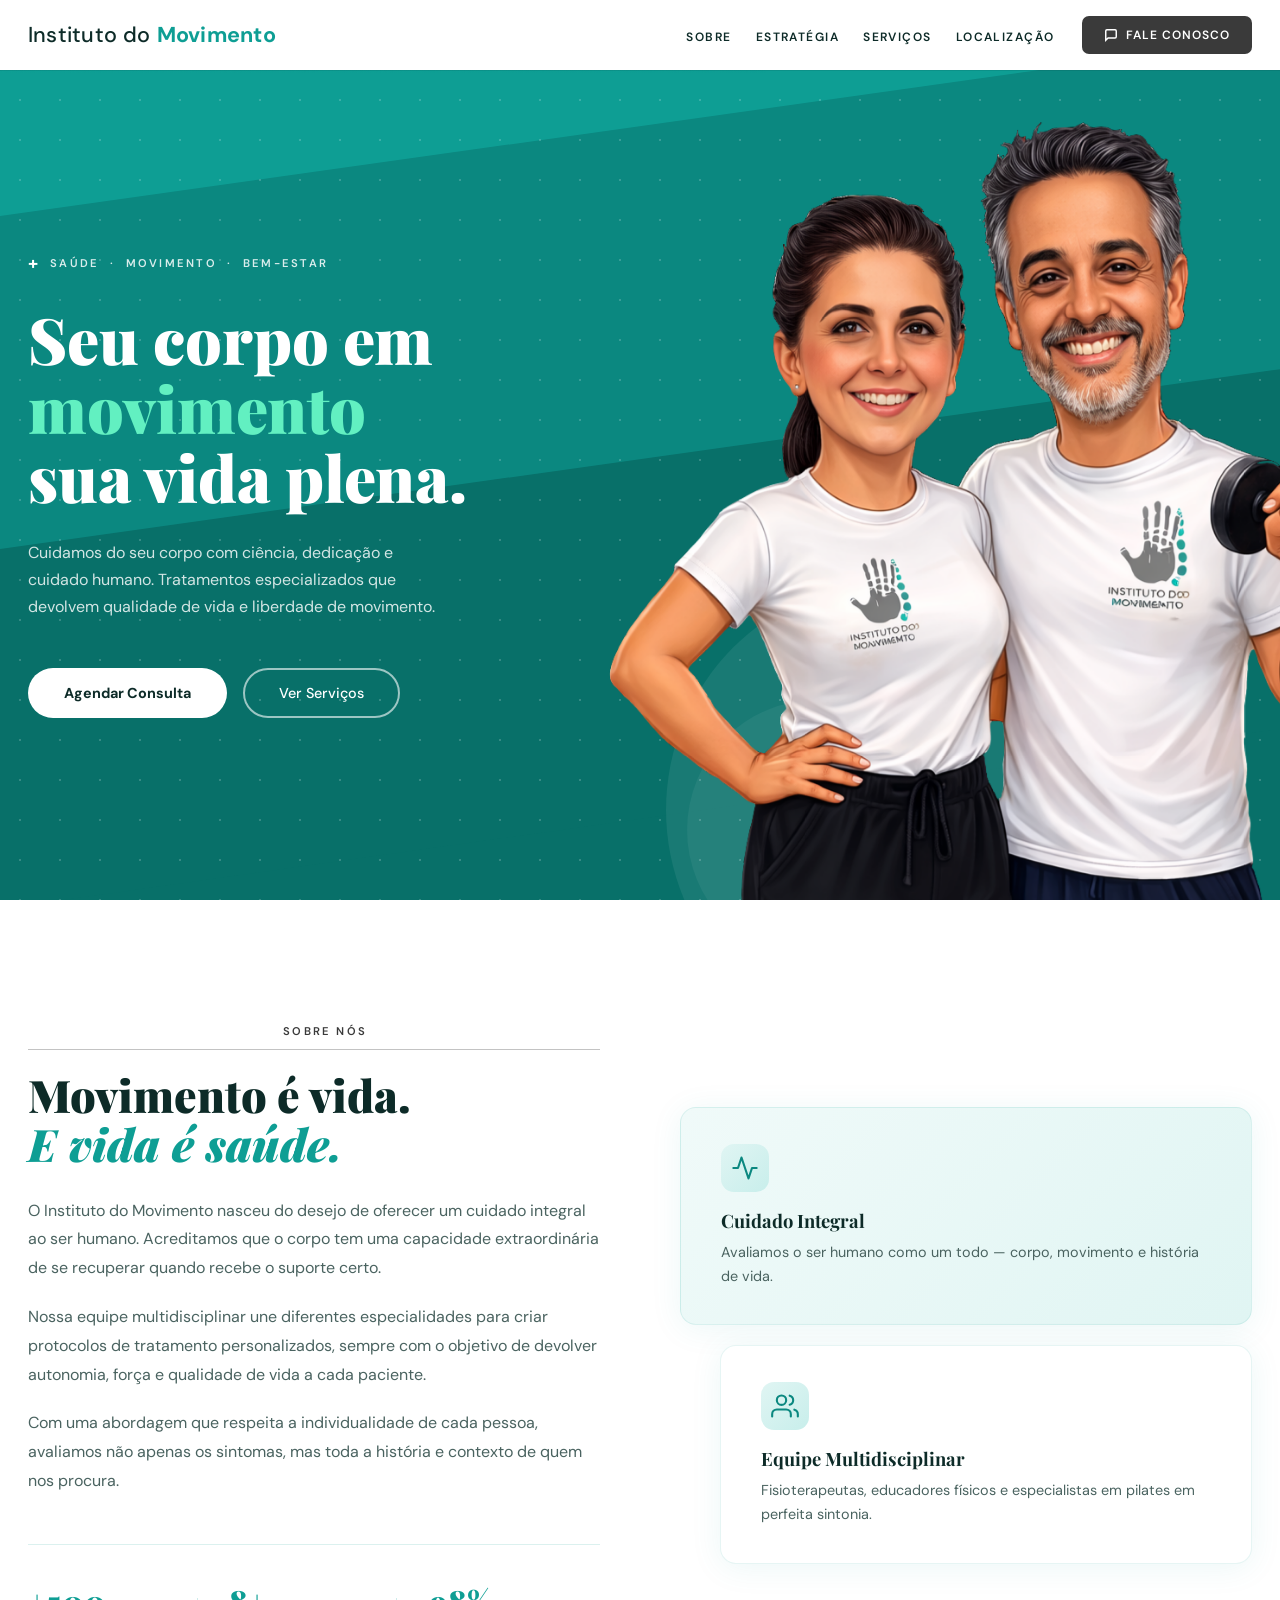
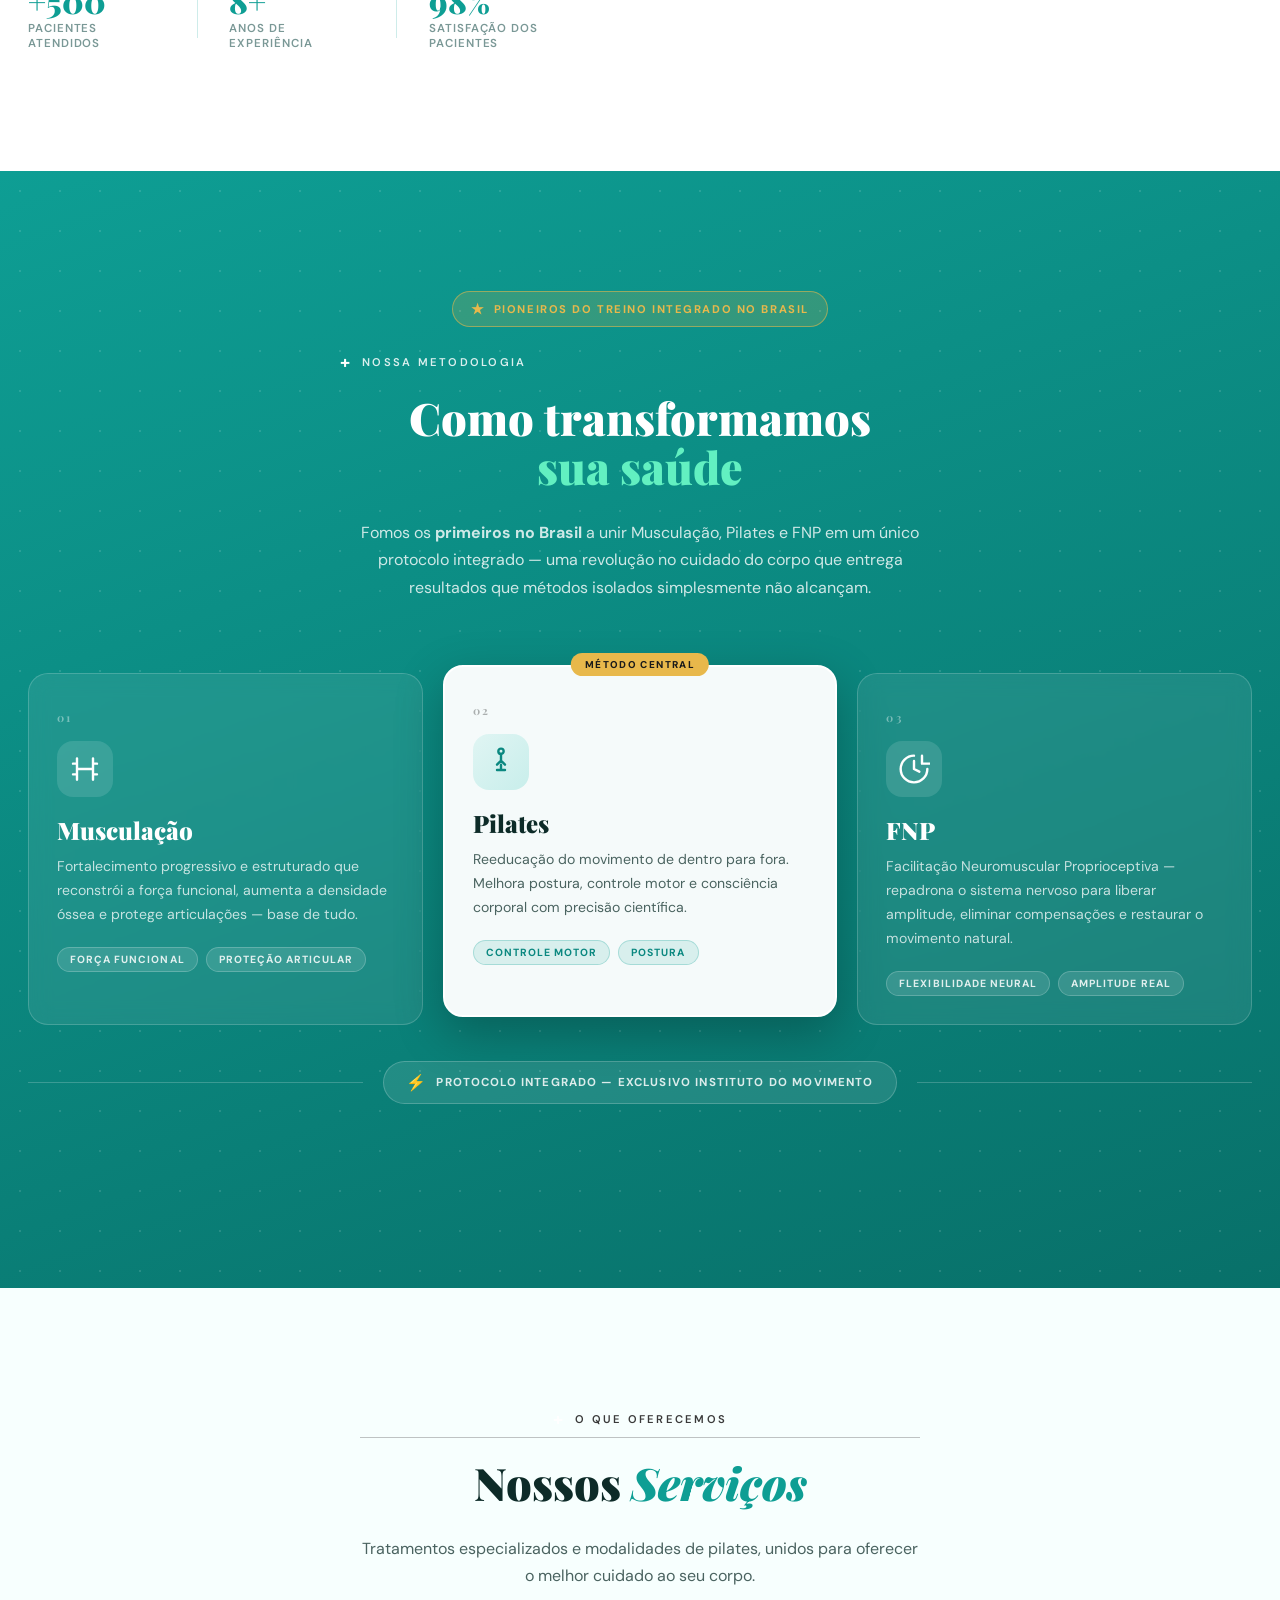
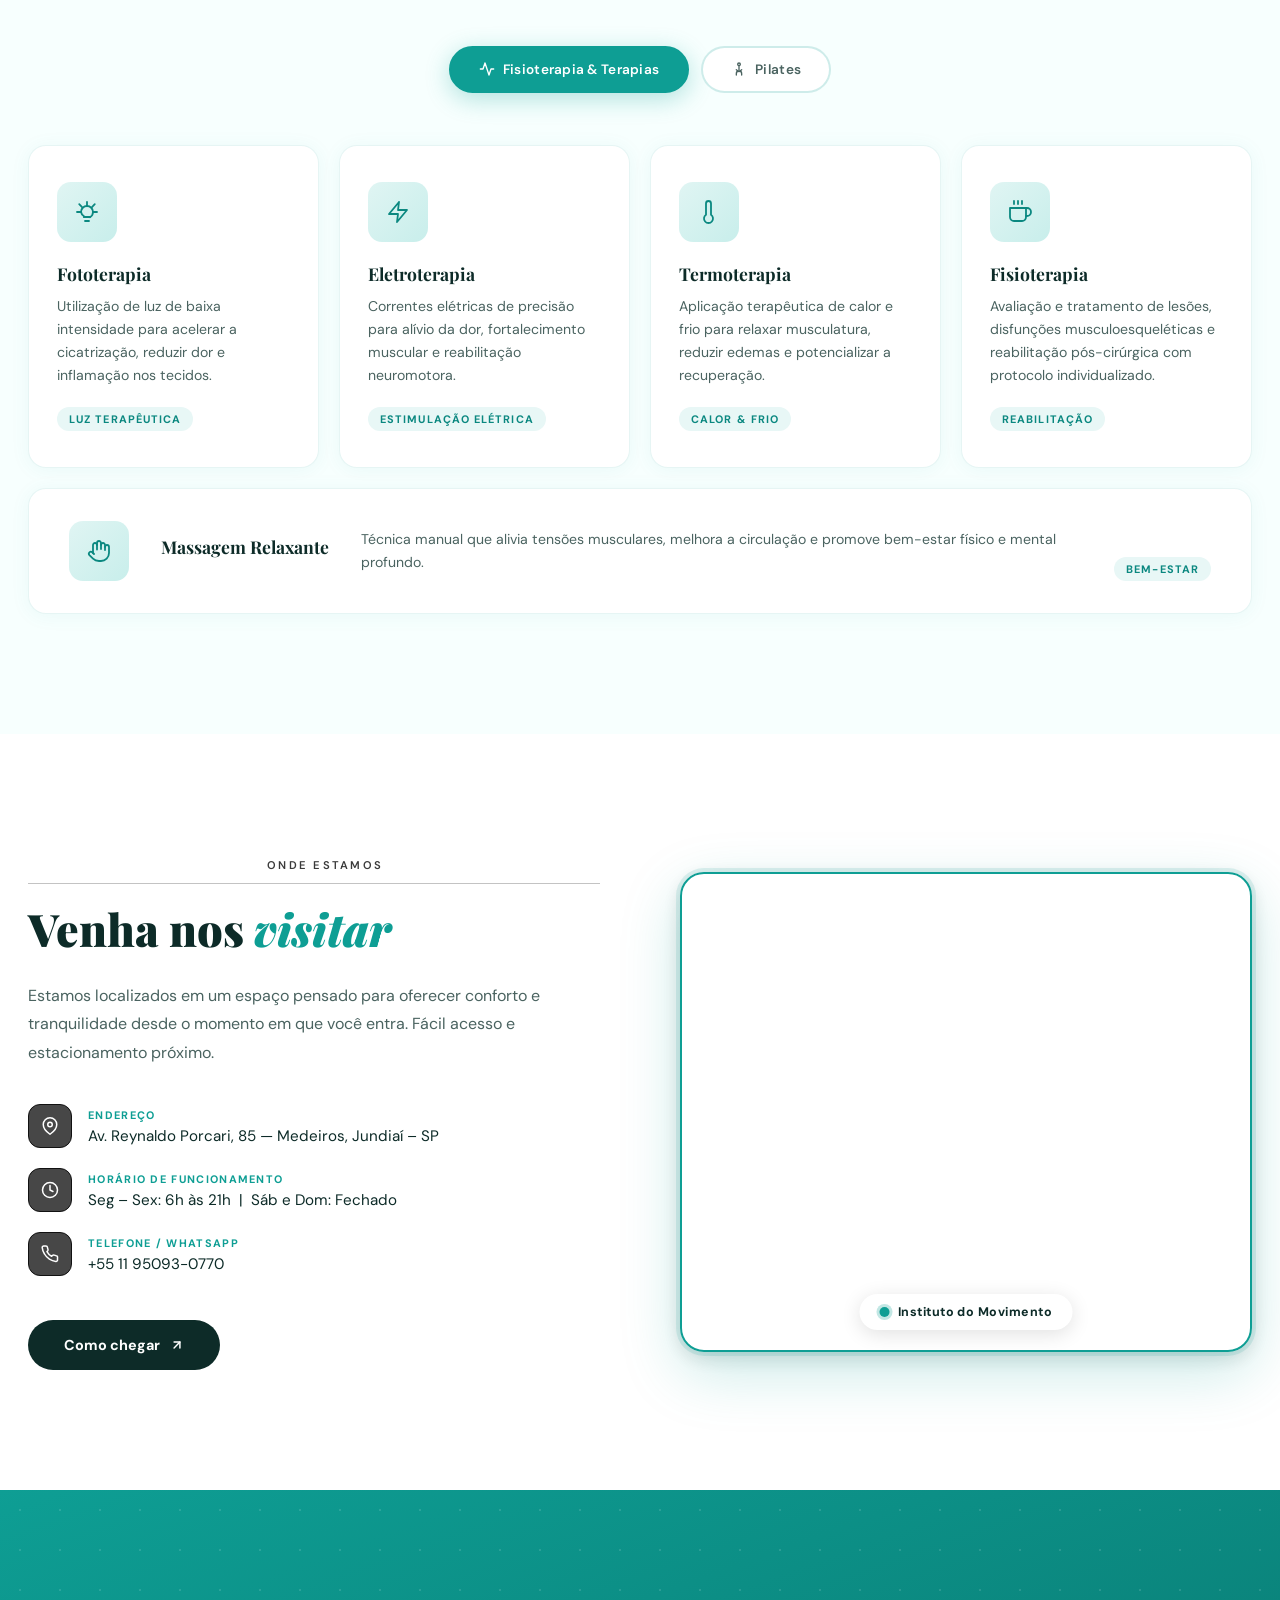
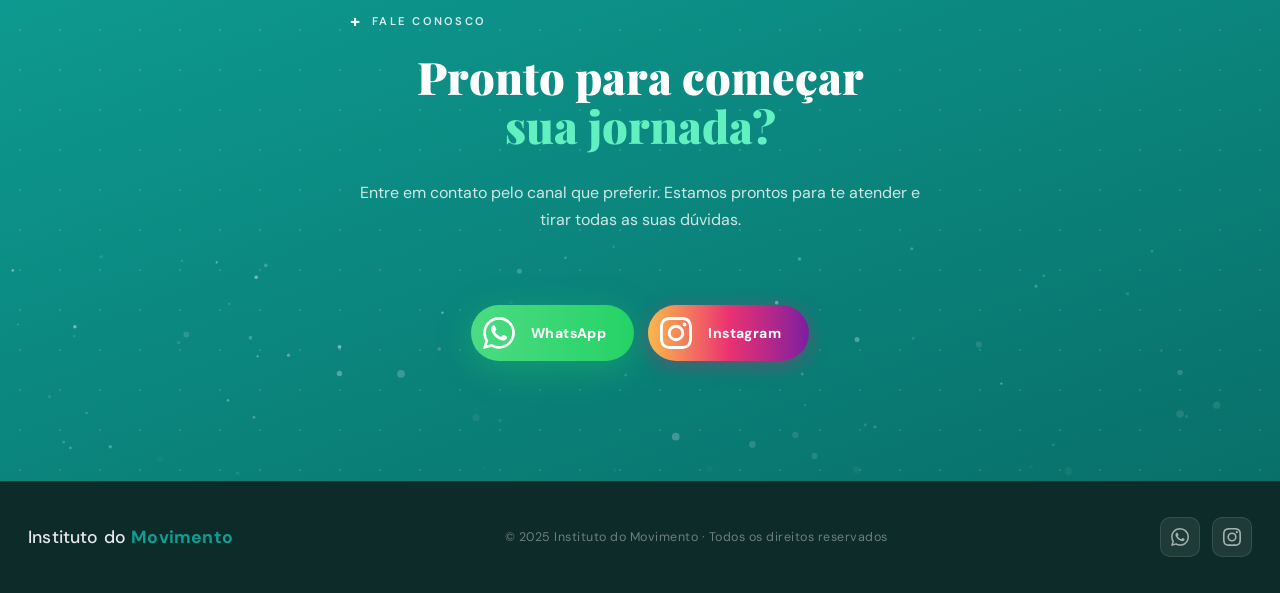
<file: Instituto_Movimento/index.html>
<!DOCTYPE html>
<html lang="pt-BR">
<head>
  <meta charset="UTF-8" />
  <meta name="viewport" content="width=device-width, initial-scale=1.0"/>
  <title>Instituto do Movimento</title>
  <link rel="preconnect" href="https://fonts.googleapis.com"/>
  <link rel="preconnect" href="https://fonts.gstatic.com" crossorigin/>
  <link href="https://fonts.googleapis.com/css2?family=Playfair+Display:ital,wght@0,700;0,900;1,700&family=DM+Sans:wght@300;400;500;600&display=swap" rel="stylesheet"/>
  <link rel="stylesheet" href="style.css"/>
</head>
<body>

  <!-- NAVBAR -->
  <nav class="navbar" id="navbar">
    <div class="navbar-inner">
      <div class="logo">Instituto do <span>Movimento</span></div>
      <div class="nav-right">
        <ul class="nav-links">
          <li><a href="#sobre">Sobre</a></li>
          <li><a href="#estrategia">Estratégia</a></li>
          <li><a href="#servicos">Serviços</a></li>
          <li><a href="#localizacao">Localização</a></li>
        </ul>
        <button class="nav-cta" onclick="document.getElementById('contato').scrollIntoView({behavior:'smooth'}); return false;">
          <svg width="14" height="14" viewBox="0 0 24 24" fill="none" stroke="currentColor" stroke-width="2.5">
            <path d="M21 15a2 2 0 0 1-2 2H7l-4 4V5a2 2 0 0 1 2-2h14a2 2 0 0 1 2 2z"/>
          </svg>
          Fale Conosco
        </button>
      </div>
    </div>
  </nav>
  <div class="nav-accent"></div>

  <!-- HERO -->
  <section class="hero">
    <div class="hero-bg">
      <div class="band band-1"></div>
      <div class="band band-2"></div>
      <div class="band band-3"></div>
    </div>
    <div class="hero-dots"></div>
    <div class="circle-lg"></div>
    <div class="circle-md"></div>
    <div class="circle-sm"></div>

    <div class="hero-inner">
      <div class="hero-content">
        <p class="eyebrow">
          <span class="eyebrow-plus">+</span>
          Saúde &nbsp;·&nbsp; Movimento &nbsp;·&nbsp; Bem-Estar
        </p>
        <h1 class="hero-title">
          <span class="title-dark">Seu corpo em</span><br/>
          <span class="dark-gray">movimento</span><br/>
          <span class="title-dark">sua vida plena.</span>
        </h1>
        <p class="hero-sub">
          Cuidamos do seu corpo com ciência, dedicação e cuidado humano.
          Tratamentos especializados que devolvem qualidade de vida e liberdade de movimento.
        </p>
        <div class="hero-btns">
          <a href="#" class="btn-primary">Agendar Consulta</a>
          <a href="#" class="btn-outline">Ver Serviços</a>
        </div>
      </div>

      <div class="hero-image-wrap">
        <img src="hero-image.png" alt="Equipe Instituto do Movimento" class="hero-image"/>
      </div>
    </div>
  </section>

  <!-- SOBRE -->
  <section class="sobre" id="sobre">
    <div class="sobre-inner">

      <div class="sobre-text">
        <p class="section-eyebrow">
          <span class="eyebrow-text-row"><span class="eyebrow-plus">+</span> Sobre nós</span>
        </p>
        <h2 class="section-title">
          Movimento é vida.<br/>
          <span class="title-italic">E vida é saúde.</span>
        </h2>
        <p class="sobre-body">
          O Instituto do Movimento nasceu do desejo de oferecer um cuidado integral ao ser humano.
          Acreditamos que o corpo tem uma capacidade extraordinária de se recuperar quando recebe o suporte certo.
        </p>
        <p class="sobre-body">
          Nossa equipe multidisciplinar une diferentes especialidades para criar protocolos de tratamento
          personalizados, sempre com o objetivo de devolver autonomia, força e qualidade de vida a cada paciente.
        </p>
        <p class="sobre-body">
          Com uma abordagem que respeita a individualidade de cada pessoa, avaliamos não apenas os sintomas,
          mas toda a história e contexto de quem nos procura.
        </p>

        <div class="sobre-stats">
          <div class="stat-item">
            <span class="stat-number">+500</span>
            <span class="stat-label">Pacientes atendidos</span>
          </div>
          <div class="stat-divider"></div>
          <div class="stat-item">
            <span class="stat-number">8+</span>
            <span class="stat-label">Anos de experiência</span>
          </div>
          <div class="stat-divider"></div>
          <div class="stat-item">
            <span class="stat-number">98%</span>
            <span class="stat-label">Satisfação dos pacientes</span>
          </div>
        </div>
      </div>

      <div class="sobre-visual">
        <div class="sobre-card sobre-card-main">
          <div class="sobre-card-icon">
            <svg width="28" height="28" viewBox="0 0 24 24" fill="none" stroke="currentColor" stroke-width="1.8" stroke-linecap="round" stroke-linejoin="round">
              <path d="M22 12h-4l-3 9L9 3l-3 9H2"/>
            </svg>
          </div>
          <h3>Cuidado Integral</h3>
          <p>Avaliamos o ser humano como um todo — corpo, movimento e história de vida.</p>
        </div>
        <div class="sobre-card sobre-card-secondary">
          <div class="sobre-card-icon">
            <svg width="28" height="28" viewBox="0 0 24 24" fill="none" stroke="currentColor" stroke-width="1.8" stroke-linecap="round" stroke-linejoin="round">
              <path d="M17 21v-2a4 4 0 0 0-4-4H5a4 4 0 0 0-4 4v2"/>
              <circle cx="9" cy="7" r="4"/>
              <path d="M23 21v-2a4 4 0 0 0-3-3.87"/>
              <path d="M16 3.13a4 4 0 0 1 0 7.75"/>
            </svg>
          </div>
          <h3>Equipe Multidisciplinar</h3>
          <p>Fisioterapeutas, educadores físicos e especialistas em pilates em perfeita sintonia.</p>
        </div>
        <div class="sobre-accent-circle"></div>
      </div>

    </div>
  </section>

  <!-- ESTRATÉGIA -->
  <section class="estrategia" id="estrategia">
    <div class="estrategia-inner">

      <div class="estrategia-header">
        <div class="pioneer-badge">
          <span class="pioneer-star">★</span>
          Pioneiros do Treino Integrado no Brasil
        </div>
        <p class="section-eyebrow eyebrow-light">
          <span class="eyebrow-text-row"><span class="eyebrow-plus">+</span> Nossa Metodologia</span>
        </p>
        <h2 class="section-title section-title-white">
          Como transformamos<br/>
          <span class="title-italic dark-gray">sua saúde</span>
        </h2>
        <p class="estrategia-sub">
          Fomos os <strong>primeiros no Brasil</strong> a unir Musculação, Pilates e FNP em um único protocolo integrado — uma revolução no cuidado do corpo que entrega resultados que métodos isolados simplesmente não alcançam.
        </p>
      </div>

      <!-- MÉTODOS -->
      <div class="metodos-grid">

        <div class="metodo-card metodo-musculacao">
          <div class="metodo-num">01</div>
          <div class="metodo-icon-wrap">
            <svg width="32" height="32" viewBox="0 0 24 24" fill="none" stroke="currentColor" stroke-width="1.8" stroke-linecap="round" stroke-linejoin="round">
              <path d="M6 4v16M18 4v16M6 12h12M3 8h3M18 8h3M3 16h3M18 16h3"/>
            </svg>
          </div>
          <h3 class="metodo-title">Musculação</h3>
          <p class="metodo-desc">Fortalecimento progressivo e estruturado que reconstrói a força funcional, aumenta a densidade óssea e protege articulações — base de tudo.</p>
          <div class="metodo-tags">
            <span class="metodo-tag">Força funcional</span>
            <span class="metodo-tag">Proteção articular</span>
          </div>
        </div>

        <div class="metodo-card metodo-pilates metodo-destaque">
          <div class="metodo-destaque-label">Método central</div>
          <div class="metodo-num">02</div>
          <div class="metodo-icon-wrap">
            <svg width="32" height="32" viewBox="0 0 24 24" fill="none" stroke="currentColor" stroke-width="1.8" stroke-linecap="round" stroke-linejoin="round">
              <circle cx="12" cy="4" r="2"/>
              <path d="M12 6v5l-3 3M12 11l3 3M9 18h6M12 14v4"/>
            </svg>
          </div>
          <h3 class="metodo-title">Pilates</h3>
          <p class="metodo-desc">Reeducação do movimento de dentro para fora. Melhora postura, controle motor e consciência corporal com precisão científica.</p>
          <div class="metodo-tags">
            <span class="metodo-tag metodo-tag-light">Controle motor</span>
            <span class="metodo-tag metodo-tag-light">Postura</span>
          </div>
        </div>

        <div class="metodo-card metodo-fnp">
          <div class="metodo-num">03</div>
          <div class="metodo-icon-wrap">
            <svg width="32" height="32" viewBox="0 0 24 24" fill="none" stroke="currentColor" stroke-width="1.8" stroke-linecap="round" stroke-linejoin="round">
              <path d="M12 2a10 10 0 1 0 10 10"/>
              <path d="M12 6v6l4 2"/>
              <path d="M18 2v6h6"/>
            </svg>
          </div>
          <h3 class="metodo-title">FNP</h3>
          <p class="metodo-desc">Facilitação Neuromuscular Proprioceptiva — repadrona o sistema nervoso para liberar amplitude, eliminar compensações e restaurar o movimento natural.</p>
          <div class="metodo-tags">
            <span class="metodo-tag">Flexibilidade neural</span>
            <span class="metodo-tag">Amplitude real</span>
          </div>
        </div>

      </div>

      <!-- BARRA DE INTEGRAÇÃO -->
      <div class="integracao-bar">
        <div class="integracao-line"></div>
        <div class="integracao-center">
          <span class="integracao-icon">⚡</span>
          <span class="integracao-text">Protocolo Integrado — exclusivo Instituto do Movimento</span>
        </div>
        <div class="integracao-line"></div>
      </div>


    </div>
  </section>

  <!-- SERVIÇOS -->
  <section class="servicos" id="servicos">
    <div class="servicos-inner">

      <div class="servicos-header">
        <p class="section-eyebrow">
          <span class="eyebrow-text-row"><span class="eyebrow-plus">+</span> O que oferecemos</span>
        </p>
        <h2 class="section-title">
          Nossos <span class="title-italic">Serviços</span>
        </h2>
        <p class="servicos-sub">
          Tratamentos especializados e modalidades de pilates, unidos para oferecer o melhor cuidado ao seu corpo.
        </p>
      </div>

      <!-- TAB SWITCHER -->
      <div class="servicos-tabs">
        <button class="tab-btn active" data-tab="fisioterapia">
          <span class="tab-icon"><svg width="16" height="16" viewBox="0 0 24 24" fill="none" stroke="currentColor" stroke-width="2" stroke-linecap="round" stroke-linejoin="round"><path d="M22 12h-4l-3 9L9 3l-3 9H2"/></svg></span> Fisioterapia & Terapias
        </button>
        <button class="tab-btn" data-tab="pilates">
          <span class="tab-icon"><svg width="16" height="16" viewBox="0 0 24 24" fill="none" stroke="currentColor" stroke-width="2" stroke-linecap="round" stroke-linejoin="round"><circle cx="12" cy="5" r="2"/><path d="M12 7v6"/><path d="M8 13l4 3 4-3"/><path d="M8 21v-2a4 4 0 0 1 8 0v2"/></svg></span> Pilates
        </button>
      </div>

      <!-- FISIOTERAPIA PANEL -->
      <div class="servicos-panel active" id="panel-fisioterapia">
        <div class="servicos-grid">

          <div class="servico-card">
            <div class="servico-icon-wrap">
              <span class="servico-icon"><svg width="24" height="24" viewBox="0 0 24 24" fill="none" stroke="currentColor" stroke-width="1.8" stroke-linecap="round" stroke-linejoin="round"><line x1="12" y1="2" x2="12" y2="6"/><line x1="4.22" y1="4.22" x2="7.05" y2="7.05"/><line x1="2" y1="12" x2="6" y2="12"/><line x1="19.78" y1="4.22" x2="16.95" y2="7.05"/><line x1="22" y1="12" x2="18" y2="12"/><path d="M9 17h6"/><path d="M10 21h4"/><path d="M12 6a6 6 0 0 1 6 6c0 2.22-1.2 4.16-3 5.2V17H9v-.8A6 6 0 0 1 6 12a6 6 0 0 1 6-6z"/></svg></span>
            </div>
            <h3 class="servico-name">Fototerapia</h3>
            <p class="servico-desc">Utilização de luz de baixa intensidade para acelerar a cicatrização, reduzir dor e inflamação nos tecidos.</p>
            <span class="servico-tag">Luz terapêutica</span>
          </div>

          <div class="servico-card">
            <div class="servico-icon-wrap">
              <span class="servico-icon"><svg width="24" height="24" viewBox="0 0 24 24" fill="none" stroke="currentColor" stroke-width="1.8" stroke-linecap="round" stroke-linejoin="round"><polyline points="13 2 3 14 12 14 11 22 21 10 12 10 13 2"/></svg></span>
            </div>
            <h3 class="servico-name">Eletroterapia</h3>
            <p class="servico-desc">Correntes elétricas de precisão para alívio da dor, fortalecimento muscular e reabilitação neuromotora.</p>
            <span class="servico-tag">Estimulação elétrica</span>
          </div>

          <div class="servico-card">
            <div class="servico-icon-wrap">
              <span class="servico-icon"><svg width="24" height="24" viewBox="0 0 24 24" fill="none" stroke="currentColor" stroke-width="1.8" stroke-linecap="round" stroke-linejoin="round"><path d="M14 14.76V3.5a2.5 2.5 0 0 0-5 0v11.26a4.5 4.5 0 1 0 5 0z"/></svg></span>
            </div>
            <h3 class="servico-name">Termoterapia</h3>
            <p class="servico-desc">Aplicação terapêutica de calor e frio para relaxar musculatura, reduzir edemas e potencializar a recuperação.</p>
            <span class="servico-tag">Calor & frio</span>
          </div>

          <div class="servico-card">
            <div class="servico-icon-wrap">
              <span class="servico-icon"><svg width="24" height="24" viewBox="0 0 24 24" fill="none" stroke="currentColor" stroke-width="1.8" stroke-linecap="round" stroke-linejoin="round"><path d="M18 8h1a4 4 0 0 1 0 8h-1"/><path d="M2 8h16v9a4 4 0 0 1-4 4H6a4 4 0 0 1-4-4V8z"/><line x1="6" y1="1" x2="6" y2="4"/><line x1="10" y1="1" x2="10" y2="4"/><line x1="14" y1="1" x2="14" y2="4"/></svg></span>
            </div>
            <h3 class="servico-name">Fisioterapia</h3>
            <p class="servico-desc">Avaliação e tratamento de lesões, disfunções musculoesqueléticas e reabilitação pós-cirúrgica com protocolo individualizado.</p>
            <span class="servico-tag">Reabilitação</span>
          </div>

          <div class="servico-card servico-card-wide">
            <div class="servico-icon-wrap">
              <span class="servico-icon"><svg width="24" height="24" viewBox="0 0 24 24" fill="none" stroke="currentColor" stroke-width="1.8" stroke-linecap="round" stroke-linejoin="round"><path d="M18 11V6a2 2 0 0 0-2-2v0a2 2 0 0 0-2 2v0"/><path d="M14 10V4a2 2 0 0 0-2-2v0a2 2 0 0 0-2 2v2"/><path d="M10 10.5V6a2 2 0 0 0-2-2v0a2 2 0 0 0-2 2v8"/><path d="M18 8a2 2 0 1 1 4 0v6a8 8 0 0 1-8 8h-2c-2.8 0-4.5-.86-5.99-2.34l-3.6-3.6a2 2 0 0 1 2.83-2.82L7 15"/></svg></span>
            </div>
            <h3 class="servico-name">Massagem Relaxante</h3>
            <p class="servico-desc">Técnica manual que alivia tensões musculares, melhora a circulação e promove bem-estar físico e mental profundo.</p>
            <span class="servico-tag">Bem-estar</span>
          </div>

        </div>
      </div>

      <!-- PILATES PANEL -->
      <div class="servicos-panel" id="panel-pilates">
        <div class="servicos-grid">

          <div class="servico-card">
            <div class="servico-icon-wrap">
              <span class="servico-icon"><svg width="24" height="24" viewBox="0 0 24 24" fill="none" stroke="currentColor" stroke-width="1.8" stroke-linecap="round" stroke-linejoin="round"><line x1="6" y1="5" x2="6" y2="19"/><line x1="18" y1="5" x2="18" y2="19"/><line x1="2" y1="9" x2="6" y2="9"/><line x1="2" y1="15" x2="6" y2="15"/><line x1="18" y1="9" x2="22" y2="9"/><line x1="18" y1="15" x2="22" y2="15"/><line x1="6" y1="12" x2="18" y2="12"/></svg></span>
            </div>
            <h3 class="servico-name">Pilates com Aparelhos</h3>
            <p class="servico-desc">Treino com Reformer, Cadillac e acessórios especializados para maior resistência, controle e progressão de cargas.</p>
            <span class="servico-tag">Alta performance</span>
          </div>

          <div class="servico-card">
            <div class="servico-icon-wrap">
              <span class="servico-icon"><svg width="24" height="24" viewBox="0 0 24 24" fill="none" stroke="currentColor" stroke-width="1.8" stroke-linecap="round" stroke-linejoin="round"><circle cx="12" cy="4" r="2"/><path d="M15.09 8.26A5 5 0 0 1 17 12v4H7v-4a5 5 0 0 1 1.91-3.74"/><path d="M7 16v4h10v-4"/><path d="M12 12v4"/></svg></span>
            </div>
            <h3 class="servico-name">Pilates Solo</h3>
            <p class="servico-desc">Exercícios no solo com foco em consciência corporal, respiração e fortalecimento do core de forma acessível e eficaz.</p>
            <span class="servico-tag">Fundamentos</span>
          </div>

          <div class="servico-card">
            <div class="servico-icon-wrap">
              <span class="servico-icon"><svg width="24" height="24" viewBox="0 0 24 24" fill="none" stroke="currentColor" stroke-width="1.8" stroke-linecap="round" stroke-linejoin="round"><path d="M12 2v6"/><path d="M5 8h14"/><path d="M8 8v8a4 4 0 0 0 8 0V8"/><circle cx="12" cy="20" r="2"/></svg></span>
            </div>
            <h3 class="servico-name">Aero Pilates</h3>
            <p class="servico-desc">Modalidade suspensa que combina alongamento, descompressão da coluna e fortalecimento com amplitude total de movimento.</p>
            <span class="servico-tag">Suspensão</span>
          </div>

          <div class="servico-card servico-card-destaque">
            <div class="destaque-badge">
              <svg width="11" height="11" viewBox="0 0 24 24" fill="currentColor"><polygon points="12 2 15.09 8.26 22 9.27 17 14.14 18.18 21.02 12 17.77 5.82 21.02 7 14.14 2 9.27 8.91 8.26 12 2"/></svg>
              Destaque
            </div>
            <div class="servico-icon-wrap servico-icon-wrap-destaque">
              <span class="servico-icon"><svg width="24" height="24" viewBox="0 0 24 24" fill="none" stroke="currentColor" stroke-width="1.8" stroke-linecap="round" stroke-linejoin="round"><circle cx="12" cy="6" r="2"/><path d="M12 8c0 0-4 2-4 6h8c0-4-4-6-4-6z"/><path d="M10 14c0 3 1 5 2 5s2-2 2-5"/><path d="M8 14c-1 0-2 1-2 3"/><path d="M16 14c1 0 2 1 2 3"/></svg></span>
            </div>
            <h3 class="servico-name">Pilates para Gestantes</h3>
            <p class="servico-desc">Protocolo seguro e especializado para cada trimestre da gestação. Alivia desconfortos, prepara o corpo para o parto e promove bem-estar à futura mamãe.</p>
            <span class="servico-tag servico-tag-destaque">Gestação segura</span>
          </div>

        </div>
      </div>

    </div>
  </section>

  <!-- LOCALIZAÇÃO -->
  <section class="localizacao" id="localizacao">
    <div class="localizacao-inner">

      <div class="localizacao-text">
        <p class="section-eyebrow">
          <span class="eyebrow-text-row"><span class="eyebrow-plus">+</span> Onde estamos</span>
        </p>
        <h2 class="section-title">
          Venha nos <span class="title-italic">visitar</span>
        </h2>
        <p class="localizacao-body">
          Estamos localizados em um espaço pensado para oferecer conforto e tranquilidade desde o momento em que você entra.
          Fácil acesso e estacionamento próximo.
        </p>

        <div class="localizacao-info">
          <div class="loc-item">
            <div class="loc-icon-wrap">
              <svg width="18" height="18" viewBox="0 0 24 24" fill="none" stroke="currentColor" stroke-width="2" stroke-linecap="round" stroke-linejoin="round">
                <path d="M21 10c0 7-9 13-9 13s-9-6-9-13a9 9 0 0 1 18 0z"/>
                <circle cx="12" cy="10" r="3"/>
              </svg>
            </div>
            <div class="loc-text">
              <span class="loc-label">Endereço</span>
              <span class="loc-value">Av. Reynaldo Porcari, 85 — Medeiros, Jundiaí – SP</span>
            </div>
          </div>

          <div class="loc-item">
            <div class="loc-icon-wrap">
              <svg width="18" height="18" viewBox="0 0 24 24" fill="none" stroke="currentColor" stroke-width="2" stroke-linecap="round" stroke-linejoin="round">
                <circle cx="12" cy="12" r="10"/>
                <polyline points="12 6 12 12 16 14"/>
              </svg>
            </div>
            <div class="loc-text">
              <span class="loc-label">Horário de funcionamento</span>
              <span class="loc-value">Seg – Sex: 6h às 21h &nbsp;|&nbsp; Sáb e Dom: Fechado</span>
            </div>
          </div>

          <div class="loc-item">
            <div class="loc-icon-wrap">
              <svg width="18" height="18" viewBox="0 0 24 24" fill="none" stroke="currentColor" stroke-width="2" stroke-linecap="round" stroke-linejoin="round">
                <path d="M22 16.92v3a2 2 0 0 1-2.18 2 19.79 19.79 0 0 1-8.63-3.07A19.5 19.5 0 0 1 4.69 12 19.79 19.79 0 0 1 1.61 3.46 2 2 0 0 1 3.58 1.27h3a2 2 0 0 1 2 1.72c.127.96.361 1.903.7 2.81a2 2 0 0 1-.45 2.11L7.91 8.82a16 16 0 0 0 6.27 6.27l1.12-1.12a2 2 0 0 1 2.11-.45c.907.339 1.85.573 2.81.7A2 2 0 0 1 22 16.92z"/>
              </svg>
            </div>
            <div class="loc-text">
              <span class="loc-label">Telefone / WhatsApp</span>
              <span class="loc-value">+55 11 95093-0770</span>
            </div>
          </div>
        </div>

        <a
          href="https://wa.me/5511950930770?text=Olá!%20Gostaria%20de%20agendar%20uma%20consulta."
          target="_blank"
          rel="noopener"
          class="btn-primary btn-map-cta"
        >
          Como chegar
          <svg width="14" height="14" viewBox="0 0 24 24" fill="none" stroke="currentColor" stroke-width="2.5" stroke-linecap="round" stroke-linejoin="round">
            <line x1="7" y1="17" x2="17" y2="7"/><polyline points="7 7 17 7 17 17"/>
          </svg>
        </a>
      </div>

      <div class="localizacao-map">
        <div class="map-frame">
          <iframe
            src="https://www.google.com/maps/embed?pb=!1m18!1m12!1m3!1d3660.!2d-46.8914!3d-23.1855!2m3!1f0!2f0!3f0!3m2!1i1024!2i768!4f13.1!3m3!1m2!1s0x94cf5b44af2b0b3f%3A0x1!2sAv.+Reynaldo+Porcari%2C+85+-+Medeiros%2C+Jundia%C3%AD+-+SP%2C+13212-260!5e0!3m2!1spt-BR!2sbr!4v1700000000001&q=Av.+Reynaldo+Porcari,+85,+Medeiros,+Jundiaí,+SP,+Brasil"
            width="100%"
            height="100%"
            style="border:0;"
            allowfullscreen=""
            loading="lazy"
            referrerpolicy="no-referrer-when-downgrade"
            title="Localização Instituto do Movimento"
          ></iframe>
          <div class="map-overlay-badge">
            <span class="map-badge-dot"></span>
            Instituto do Movimento
          </div>
        </div>
      </div>

    </div>
  </section>

  <!-- FALE CONOSCO -->
  <section class="contato" id="contato">
    <canvas class="contato-particles" id="contatoParticles"></canvas>
    <div class="contato-bg-dots"></div>
    <div class="contato-inner">

      <div class="contato-header">
        <p class="section-eyebrow eyebrow-light">
          <span class="eyebrow-text-row"><span class="eyebrow-plus">+</span> Fale Conosco</span>
        </p>
        <h2 class="section-title section-title-white">
          Pronto para começar<br/>
          <span class="title-italic dark-gray">sua jornada?</span>
        </h2>
        <p class="contato-sub">
          Entre em contato pelo canal que preferir. Estamos prontos para te atender e tirar todas as suas dúvidas.
        </p>
      </div>

      <div class="contato-cards">

        <a
          href="https://wa.me/5511950930770?text=Olá!%20Gostaria%20de%20saber%20mais%20sobre%20os%20serviços%20do%20Instituto%20do%20Movimento."
          target="_blank" rel="noopener"
          class="contato-card contato-card-whatsapp"
        >
          <div class="contato-card-glow"></div>
          <div class="contato-card-ring"></div>
          <div class="contato-card-inner">
            <div class="contato-card-icon">
              <svg width="32" height="32" viewBox="0 0 24 24" fill="currentColor">
                <path d="M17.472 14.382c-.297-.149-1.758-.867-2.03-.967-.273-.099-.471-.148-.67.15-.197.297-.767.966-.94 1.164-.173.199-.347.223-.644.075-.297-.15-1.255-.463-2.39-1.475-.883-.788-1.48-1.761-1.653-2.059-.173-.297-.018-.458.13-.606.134-.133.298-.347.446-.52.149-.174.198-.298.298-.497.099-.198.05-.371-.025-.52-.075-.149-.669-1.612-.916-2.207-.242-.579-.487-.5-.669-.51-.173-.008-.371-.01-.57-.01-.198 0-.52.074-.792.372-.272.297-1.04 1.016-1.04 2.479 0 1.462 1.065 2.875 1.213 3.074.149.198 2.096 3.2 5.077 4.487.709.306 1.262.489 1.694.625.712.227 1.36.195 1.871.118.571-.085 1.758-.719 2.006-1.413.248-.694.248-1.289.173-1.413-.074-.124-.272-.198-.57-.347m-5.421 7.403h-.004a9.87 9.87 0 0 1-5.031-1.378l-.361-.214-3.741.982.998-3.648-.235-.374a9.86 9.86 0 0 1-1.51-5.26c.001-5.45 4.436-9.884 9.888-9.884 2.64 0 5.122 1.03 6.988 2.898a9.825 9.825 0 0 1 2.893 6.994c-.003 5.45-4.437 9.884-9.885 9.884m8.413-18.297A11.815 11.815 0 0 0 12.05 0C5.495 0 .16 5.335.157 11.892c0 2.096.547 4.142 1.588 5.945L.057 24l6.305-1.654a11.882 11.882 0 0 0 5.683 1.448h.005c6.554 0 11.89-5.335 11.893-11.893a11.821 11.821 0 0 0-3.48-8.413z"/>
              </svg>
            </div>
            <span class="contato-card-label">WhatsApp</span>
            <span class="contato-card-handle">+55 11 95093-0770</span>
          </div>
        </a>

        <a
          href="https://www.instagram.com/instituto_do_movimento"
          target="_blank" rel="noopener"
          class="contato-card contato-card-instagram"
        >
          <div class="contato-card-glow"></div>
          <div class="contato-card-ring"></div>
          <div class="contato-card-inner">
            <div class="contato-card-icon">
              <svg width="32" height="32" viewBox="0 0 24 24" fill="currentColor">
                <path d="M12 2.163c3.204 0 3.584.012 4.85.07 3.252.148 4.771 1.691 4.919 4.919.058 1.265.069 1.645.069 4.849 0 3.205-.012 3.584-.069 4.849-.149 3.225-1.664 4.771-4.919 4.919-1.266.058-1.644.07-4.85.07-3.204 0-3.584-.012-4.849-.07-3.26-.149-4.771-1.699-4.919-4.92-.058-1.265-.07-1.644-.07-4.849 0-3.204.013-3.583.07-4.849.149-3.227 1.664-4.771 4.919-4.919 1.266-.057 1.645-.069 4.849-.069zM12 0C8.741 0 8.333.014 7.053.072 2.695.272.273 2.69.073 7.052.014 8.333 0 8.741 0 12c0 3.259.014 3.668.072 4.948.2 4.358 2.618 6.78 6.98 6.98C8.333 23.986 8.741 24 12 24c3.259 0 3.668-.014 4.948-.072 4.354-.2 6.782-2.618 6.979-6.98.059-1.28.073-1.689.073-4.948 0-3.259-.014-3.667-.072-4.947-.196-4.354-2.617-6.78-6.979-6.98C15.668.014 15.259 0 12 0zm0 5.838a6.162 6.162 0 1 0 0 12.324 6.162 6.162 0 0 0 0-12.324zM12 16a4 4 0 1 1 0-8 4 4 0 0 1 0 8zm6.406-11.845a1.44 1.44 0 1 0 0 2.881 1.44 1.44 0 0 0 0-2.881z"/>
              </svg>
            </div>
            <span class="contato-card-label">Instagram</span>
            <span class="contato-card-handle">@instituto_do_movimento</span>
          </div>
        </a>

      </div>

    </div>
  </section>

  <!-- FOOTER -->
  <footer class="footer">
    <div class="footer-inner">
      <div class="logo footer-logo">Instituto do <span>Movimento</span></div>
      <p class="footer-copy">© 2025 Instituto do Movimento · Todos os direitos reservados</p>
      <div class="footer-socials">
        <a href="https://wa.me/5511950930770" target="_blank" rel="noopener" aria-label="WhatsApp" class="footer-social-link">
          <svg width="18" height="18" viewBox="0 0 24 24" fill="currentColor">
            <path d="M17.472 14.382c-.297-.149-1.758-.867-2.03-.967-.273-.099-.471-.148-.67.15-.197.297-.767.966-.94 1.164-.173.199-.347.223-.644.075-.297-.15-1.255-.463-2.39-1.475-.883-.788-1.48-1.761-1.653-2.059-.173-.297-.018-.458.13-.606.134-.133.298-.347.446-.52.149-.174.198-.298.298-.497.099-.198.05-.371-.025-.52-.075-.149-.669-1.612-.916-2.207-.242-.579-.487-.5-.669-.51-.173-.008-.371-.01-.57-.01-.198 0-.52.074-.792.372-.272.297-1.04 1.016-1.04 2.479 0 1.462 1.065 2.875 1.213 3.074.149.198 2.096 3.2 5.077 4.487.709.306 1.262.489 1.694.625.712.227 1.36.195 1.871.118.571-.085 1.758-.719 2.006-1.413.248-.694.248-1.289.173-1.413-.074-.124-.272-.198-.57-.347m-5.421 7.403h-.004a9.87 9.87 0 0 1-5.031-1.378l-.361-.214-3.741.982.998-3.648-.235-.374a9.86 9.86 0 0 1-1.51-5.26c.001-5.45 4.436-9.884 9.888-9.884 2.64 0 5.122 1.03 6.988 2.898a9.825 9.825 0 0 1 2.893 6.994c-.003 5.45-4.437 9.884-9.885 9.884m8.413-18.297A11.815 11.815 0 0 0 12.05 0C5.495 0 .16 5.335.157 11.892c0 2.096.547 4.142 1.588 5.945L.057 24l6.305-1.654a11.882 11.882 0 0 0 5.683 1.448h.005c6.554 0 11.89-5.335 11.893-11.893a11.821 11.821 0 0 0-3.48-8.413z"/>
          </svg>
        </a>
        <a href="https://www.instagram.com/instituto_do_movimento" target="_blank" rel="noopener" aria-label="Instagram" class="footer-social-link">
          <svg width="18" height="18" viewBox="0 0 24 24" fill="currentColor">
            <path d="M12 2.163c3.204 0 3.584.012 4.85.07 3.252.148 4.771 1.691 4.919 4.919.058 1.265.069 1.645.069 4.849 0 3.205-.012 3.584-.069 4.849-.149 3.225-1.664 4.771-4.919 4.919-1.266.058-1.644.07-4.85.07-3.204 0-3.584-.012-4.849-.07-3.26-.149-4.771-1.699-4.919-4.92-.058-1.265-.07-1.644-.07-4.849 0-3.204.013-3.583.07-4.849.149-3.227 1.664-4.771 4.919-4.919 1.266-.057 1.645-.069 4.849-.069zM12 0C8.741 0 8.333.014 7.053.072 2.695.272.273 2.69.073 7.052.014 8.333 0 8.741 0 12c0 3.259.014 3.668.072 4.948.2 4.358 2.618 6.78 6.98 6.98C8.333 23.986 8.741 24 12 24c3.259 0 3.668-.014 4.948-.072 4.354-.2 6.782-2.618 6.979-6.98.059-1.28.073-1.689.073-4.948 0-3.259-.014-3.667-.072-4.947-.196-4.354-2.617-6.78-6.979-6.98C15.668.014 15.259 0 12 0zm0 5.838a6.162 6.162 0 1 0 0 12.324 6.162 6.162 0 0 0 0-12.324zM12 16a4 4 0 1 1 0-8 4 4 0 0 1 0 8zm6.406-11.845a1.44 1.44 0 1 0 0 2.881 1.44 1.44 0 0 0 0-2.881z"/>
          </svg>
        </a>
      </div>
    </div>
  </footer>

  <script src="script.js"></script>



  <script>
    (function () {
      const canvas = document.getElementById('contatoParticles');
      if (!canvas) return;
      const ctx = canvas.getContext('2d');
      const section = document.getElementById('contato');
      let W, H, particles = [];
      const COUNT = 70;

      function resize() {
        W = section.offsetWidth;
        H = section.offsetHeight;
        canvas.width  = W;
        canvas.height = H;
      }

      function rnd(a, b) { return Math.random() * (b - a) + a; }

      function spawn(randomY) {
        const isMedium = Math.random() < 0.25;
        const size = isMedium ? rnd(2.5, 4) : rnd(1, 2);
        const startY = randomY ? rnd(H * 0.6, H) : H + size;
        return {
          x:        rnd(0, W),
          y:        startY,
          size:     size,
          // drift angle: mostly upward, slight random lean
          angle:    rnd(-0.3, 0.3),
          speed:    rnd(0.15, 0.4),
          // drift changes slowly over time — gentle curve
          angleVel: rnd(-0.003, 0.003),
          alpha:    rnd(0.1, isMedium ? 0.3 : 0.45),
          // individual pulse for opacity
          pulse:      rnd(0, Math.PI * 2),
          pulseSpeed: rnd(0.012, 0.03),
        };
      }

      function init() {
        resize();
        particles = Array.from({ length: COUNT }, () => spawn(true));
      }

      function loop() {
        ctx.clearRect(0, 0, W, H);

        const visibleZone = H * 0.5;
        const boundary    = H - visibleZone;

        particles.forEach(p => {
          // slowly curve the drift angle
          p.angle += p.angleVel;
          p.pulse += p.pulseSpeed;

          p.x += Math.sin(p.angle) * p.speed * 0.6;
          p.y -= p.speed;

          // respawn if out of visible zone or off-screen
          if (p.y < boundary || p.y + p.size < 0) {
            Object.assign(p, spawn(false));
            return;
          }

          // fade in from bottom, hold, no fade out (they just vanish at boundary)
          const distFromBottom = H - p.y;
          const fadeIn = Math.min(distFromBottom / 40, 1);

          // subtle pulse
          const pulse = 0.75 + 0.25 * Math.sin(p.pulse);

          ctx.save();
          ctx.globalAlpha = p.alpha * fadeIn * pulse;
          ctx.fillStyle   = '#ffffff';
          ctx.beginPath();
          ctx.arc(p.x, p.y, p.size, 0, Math.PI * 2);
          ctx.fill();
          ctx.restore();
        });

        requestAnimationFrame(loop);
      }

      window.addEventListener('resize', init);
      init();
      loop();
    })();
  </script>
</body>
</html>
</file>
<file: style.css>
/* ===========================
   INSTITUTO DO MOVIMENTO
   style.css
   =========================== */

*, *::before, *::after {
  margin: 0;
  padding: 0;
  box-sizing: border-box;
}

:root {
  --c1: #0e9e94;
  --c2: #0b8880;
  --c3: #087069;
  --white: #ffffff;
  --dark: #0d2b28;
  --max-w: 1320px;
  --pad-x: 28px;


}

body {
  font-family: 'DM Sans', sans-serif;
  background: var(--white);
  overflow-x: hidden;
}

/* ── NAVBAR MOBILE ── */
.nav-hamburger {
  display: none;
  flex-direction: column;
  justify-content: center;
  gap: 5px;
  width: 40px;
  height: 40px;
  background: none;
  border: none;
  cursor: pointer;
  padding: 6px;
  border-radius: 8px;
  transition: background 0.2s;
  flex-shrink: 0;
}

.nav-hamburger:hover {
  background: rgba(0,0,0,0.05);
}

.nav-hamburger span {
  display: block;
  height: 2px;
  background: var(--dark);
  border-radius: 2px;
  transition: transform 0.3s ease, opacity 0.3s ease, width 0.3s ease;
  transform-origin: center;
}

.nav-hamburger span:nth-child(3) {
  width: 65%;
}

/* Estado aberto */
.nav-hamburger.open span:nth-child(1) {
  transform: translateY(7px) rotate(45deg);
}
.nav-hamburger.open span:nth-child(2) {
  opacity: 0;
}
.nav-hamburger.open span:nth-child(3) {
  width: 100%;
  transform: translateY(-7px) rotate(-45deg);
}

/* Menu dropdown mobile */
.nav-mobile-menu {
  display: none;
  position: absolute;
  top: 100%;
  left: 0;
  right: 0;
  background: var(--white);
  border-top: 1px solid rgba(0,0,0,0.07);
  box-shadow: 0 12px 32px rgba(0,0,0,0.1);
  padding: 24px 20px 28px;
  z-index: 99;
  opacity: 0;
  transform: translateY(-8px);
  transition: opacity 0.25s ease, transform 0.25s ease;
  pointer-events: none;
}

.nav-mobile-menu.open {
  opacity: 1;
  transform: translateY(0);
  pointer-events: all;
}

.nav-mobile-links {
  list-style: none;
  display: flex;
  flex-direction: column;
  gap: 0;
  margin-bottom: 20px;
}

.nav-mobile-links li a {
  display: block;
  padding: 14px 4px;
  font-size: 0.85rem;
  font-weight: 600;
  letter-spacing: 0.1em;
  text-transform: uppercase;
  color: var(--dark);
  text-decoration: none;
  border-bottom: 1px solid rgba(0,0,0,0.07);
  transition: color 0.2s, padding-left 0.2s;
}

.nav-mobile-links li:last-child a {
  border-bottom: none;
}

.nav-mobile-links li a:hover {
  color: var(--c1);
  padding-left: 8px;
}

.nav-mobile-cta {
  display: flex;
  align-items: center;
  justify-content: center;
  gap: 8px;
  width: 100%;
  padding: 15px;
  background: #242424;
  color: #fff;
  border: none;
  border-radius: 10px;
  font-family: 'DM Sans', sans-serif;
  font-size: 0.8rem;
  font-weight: 700;
  letter-spacing: 0.12em;
  text-transform: uppercase;
  cursor: pointer;
  transition: background 0.2s;
}

.nav-mobile-cta:hover {
  background: #1a1a1a;
}

@media (max-width: 768px) {
  .nav-hamburger { display: flex; }
  .nav-right { display: none; }
  .nav-cta-wrap { display: none; }
  .nav-mobile-menu { display: block; }
  .navbar { position: fixed; height: 60px; }
  .nav-accent { top: 60px; }
  .navbar-logo-img { height: 32px; width: 32px; }
  .logo { font-size: 0.82rem; }
  .logo-btn { gap: 4px; }
}


.navbar {
  position: fixed;
  top: 0; left: 0; right: 0;
  z-index: 100;
  background: var(--white);
  height: 80px;
  display: flex;
  align-items: center;
  box-shadow: 0 1px 0 rgba(0, 0, 0, 0.08);
  transition: box-shadow 0.3s ease;
}

.navbar.scrolled {
  box-shadow: 0 2px 16px rgba(0, 0, 0, 0.1);
}

.navbar-inner {
  width: 100%;
  max-width: var(--max-w);
  margin: 0 auto;
  padding: 0 var(--pad-x);
  display: flex;
  align-items: center;
  justify-content: space-between;
}

.logo {
  font-family: 'DM Sans', sans-serif;
  font-size: 1.35rem;
  font-weight: 500;
  color: var(--dark);
  white-space: nowrap;
  letter-spacing: 0.01em;
}

.logo span {
  color: var(--c1);
  font-weight: 700;
}

.nav-right {
  display: flex;
  align-items: center;
  gap: 28px;
}

.nav-links {
  display: flex;
  gap: 24px;
  list-style: none;
}

.nav-links a {
  text-decoration: none;
  font-size: 0.75rem;
  font-weight: 600;
  letter-spacing: 0.12em;
  text-transform: uppercase;
  color: var(--dark);
  position: relative;
  padding-bottom: 4px;
  transition: color 0.25s;
}

.nav-links a::after {
  content: '';
  position: absolute;
  bottom: 0;
  left: 50%;
  transform: translateX(-50%);
  width: 0;
  height: 1.5px;
  background: var(--c1);
  border-radius: 2px;
  transition: width 0.25s ease;
}

.nav-links a:hover {
  color: var(--c1);
}

.nav-links a:hover::after {
  width: 100%;
}

/* ── Nav CTA — solid black + SVG stroke draw ── */

.nav-cta-wrap {
  position: relative;
  flex-shrink: 0;
  width: 168px;
  height: 44px;
}

.nav-cta {
  position: relative;
  width: 168px;
  height: 44px;
  cursor: pointer;
  background: #242424;
  border: none;
  outline: none;
  display: flex;
  align-items: center;
  justify-content: center;
  gap: 8px;
  font-family: 'DM Sans', sans-serif;
  font-size: 0.7rem;
  font-weight: 700;
  letter-spacing: 0.13em;
  text-transform: uppercase;
  color: #fff;
  overflow: hidden;
  transition: background 0.3s ease;
  padding: 0;
}

/* Feixe de luz */
.nav-cta::after {
  content: '';
  position: absolute;
  top: 0;
  left: -75%;
  width: 50%;
  height: 100%;
  background: linear-gradient(
    120deg,
    transparent 0%,
    rgba(255,255,255,0.06) 40%,
    rgba(255,255,255,0.22) 50%,
    rgba(255,255,255,0.06) 60%,
    transparent 100%
  );
  transform: skewX(-20deg);
  transition: none;
  pointer-events: none;
}

.nav-cta:hover::after {
  left: 130%;
  transition: left 0.55s ease;
}

/* SVG border overlay — removido */
.nav-cta .border,
.nav-cta .bg-line { display: none; }

.nav-cta .btn-icon {
  position: relative;
  z-index: 1;
  display: flex;
  align-items: center;
  flex-shrink: 0;
  opacity: 0.7;
}

.nav-cta .btn-label {
  position: relative;
  z-index: 1;
}

/* Hover */
.nav-cta:hover {
  background: #1a1a1a;
}

.nav-cta:active {
  transform: scale(0.97);
}

.nav-accent {
  position: fixed;
  top: 80px; left: 0; right: 0;
  height: 3px;
  background: var(--c1);
  z-index: 99;
}

/* ── HERO ── */
.hero {
  height: 100vh;
  display: flex;
  align-items: center;
  padding-top: 80px;
  position: relative;
  overflow: hidden;
}

/* ── Hero background keyframes ── */
@keyframes bandDrift1 {
  0%   { transform: skewY(-8deg) translateX(0px) translateY(0px); }
  50%  { transform: skewY(-7.2deg) translateX(18px) translateY(-10px); }
  100% { transform: skewY(-8deg) translateX(0px) translateY(0px); }
}
@keyframes bandDrift2 {
  0%   { transform: skewY(-8deg) translateX(0px) translateY(0px); }
  50%  { transform: skewY(-8.8deg) translateX(-14px) translateY(12px); }
  100% { transform: skewY(-8deg) translateX(0px) translateY(0px); }
}
@keyframes bandDrift3 {
  0%   { transform: skewY(-8deg) translateX(0px) translateY(0px); }
  50%  { transform: skewY(-7.5deg) translateX(10px) translateY(-8px); }
  100% { transform: skewY(-8deg) translateX(0px) translateY(0px); }
}
@keyframes dotsDrift {
  0%   { background-position: 0px 0px; }
  100% { background-position: 40px 40px; }
}
@keyframes circleLg {
  0%   { transform: translate(0px, 0px); }
  50%  { transform: translate(-18px, -14px); }
  100% { transform: translate(0px, 0px); }
}
@keyframes circleMd {
  0%   { transform: translate(0px, 0px); }
  50%  { transform: translate(14px, -20px); }
  100% { transform: translate(0px, 0px); }
}
@keyframes circleSm {
  0%   { transform: translate(0px, 0px); }
  50%  { transform: translate(-10px, 16px); }
  100% { transform: translate(0px, 0px); }
}

/* 3 diagonal ciano bands */
.hero-bg {
  position: absolute;
  inset: 0;
  background: var(--c3);
  overflow: hidden;
  z-index: 0;
}

.band {
  position: absolute;
  left: -20%;
  width: 140%;
  height: 40%;
  transform-origin: left center;
  transform: skewY(-8deg);
}

.band-1 {
  background: var(--c1);
  top: -10%;
  animation: bandDrift1 18s ease-in-out infinite;
}

.band-2 {
  background: var(--c2);
  top: 28%;
  animation: bandDrift2 22s ease-in-out infinite;
}

.band-3 {
  background: var(--c3);
  top: 65%;
  animation: bandDrift3 26s ease-in-out infinite;
}

/* dot overlay */
.hero-dots {
  position: absolute;
  inset: 0;
  background-image: radial-gradient(circle, rgba(255,255,255,0.18) 1.5px, transparent 1.5px);
  background-size: 40px 40px;
  pointer-events: none;
  animation: dotsDrift 20s linear infinite;
  z-index: 1;
}

/* decorative circles */
.circle-lg {
  position: absolute;
  bottom: -140px; right: 12%;
  width: 460px; height: 460px;
  border-radius: 50%;
  background: rgba(255, 255, 255, 0.07);
  pointer-events: none;
  animation: circleLg 20s ease-in-out infinite;
  z-index: 1;
}

.circle-md {
  position: absolute;
  bottom: -60px; right: 26%;
  width: 260px; height: 260px;
  border-radius: 50%;
  background: rgba(255, 255, 255, 0.05);
  pointer-events: none;
  animation: circleMd 25s ease-in-out infinite;
  z-index: 1;
}

.circle-sm {
  position: absolute;
  top: 18%; right: 8%;
  width: 120px; height: 120px;
  border-radius: 50%;
  border: 2px solid rgba(255, 255, 255, 0.15);
  pointer-events: none;
  animation: circleSm 16s ease-in-out infinite;
  z-index: 1;
}

/* hero content */
.hero-inner {
  position: relative;
  z-index: 2;
  width: 100%;
  max-width: var(--max-w);
  margin: 0 auto;
  padding: 0 var(--pad-x);
}

.hero-content {
  max-width: 540px;
}

/* ── HERO IMAGE ── */
/* 
  Base colada no fundo (bottom:0), 
  topo alinhado com a linha do título:
    70px navbar + ~115px até o título aparecer
*/
/* ── HERO LIGHT EFFECTS ── */
.hero-light-halo {
  position: absolute;
  bottom: -100px;
  right: 8%;
  width: 700px;
  height: 700px;
  border-radius: 50%;
  background: radial-gradient(
    ellipse at 50% 70%,
    rgba(255, 255, 255, 0.22) 0%,
    rgba(180, 240, 230, 0.14) 25%,
    rgba(14, 158, 148, 0.08) 50%,
    transparent 72%
  );
  pointer-events: none;
  z-index: 2;
  filter: blur(2px);
}

.hero-light-ray {
  position: absolute;
  bottom: 0;
  width: 280px;
  height: 85%;
  pointer-events: none;
  z-index: 2;
  clip-path: polygon(48% 100%, 52% 100%, 100% 0%, 0% 0%);
  background: linear-gradient(
    to top,
    rgba(255, 255, 255, 0.09) 0%,
    rgba(255, 255, 255, 0.03) 50%,
    transparent 100%
  );
  filter: blur(1px);
}

.hero-light-ray-1 {
  right: 30%;
  transform: rotate(-8deg);
  transform-origin: bottom center;
}

.hero-light-ray-2 {
  right: 18%;
  transform: rotate(6deg);
  transform-origin: bottom center;
  width: 200px;
  opacity: 0.7;
}

.hero-light-ground {
  position: absolute;
  bottom: 0;
  right: 0;
  width: 60%;
  height: 180px;
  background: radial-gradient(
    ellipse at 50% 100%,
    rgba(255, 255, 255, 0.18) 0%,
    rgba(180, 240, 230, 0.1) 30%,
    transparent 65%
  );
  pointer-events: none;
  z-index: 2;
  filter: blur(4px);
}

.hero-image-wrap {
  position: absolute;
  right: 0;
  bottom: 0;
  top: 1110px;
  width: 55%;
  pointer-events: none;
  z-index: 3;
  display: flex;
  align-items: flex-end;
  justify-content: center;
}

.hero-image {
  display: block;
  position: absolute;
  bottom: -40px;
  right: -190px;
  height: calc(145vh - 1px);
  width: auto;
  max-width: none;
  z-index: 3;
}

/* ── HERO TEXT ── */
.eyebrow {
  display: flex;
  align-items: center;
  gap: 10px;
  font-size: 0.7rem;
  font-weight: 600;
  letter-spacing: 0.2em;
  text-transform: uppercase;
  color: rgba(255, 255, 255, 0.85);
  margin-bottom: 30px;
  opacity: 0;
  animation: fadeUp 0.7s 0.1s forwards;
}

.eyebrow-plus {
  color: var(--white);
  font-size: 1.1rem;
  font-weight: 700;
}

.hero-title {
  font-family: 'Playfair Display', serif;
  font-size: clamp(2.8rem, 5vw, 4.2rem);
  font-weight: 900;
  line-height: 1.08;
  color: var(--white);
  margin-bottom: 28px;
  opacity: 0;
  animation: fadeUp 0.7s 0.25s forwards;
}

.hero-title .accent {
  font-style: italic;
  color: rgba(255, 255, 255, 0.9);
  text-shadow: 0 2px 20px rgba(0, 0, 0, 0.15);
}

.hero-sub {
  font-size: 1rem;
  line-height: 1.7;
  color: rgba(255, 255, 255, 0.82);
  max-width: 420px;
  margin-bottom: 48px;
  font-weight: 400;
  opacity: 0;
  animation: fadeUp 0.7s 0.4s forwards;
}

.hero-btns {
  display: flex;
  gap: 16px;
  flex-wrap: wrap;
  opacity: 0;
  animation: fadeUp 0.7s 0.55s forwards;
}

.btn-primary {
  background: var(--white);
  color: #0d2b28;
  border: none;
  padding: 16px 36px;
  border-radius: 50px;
  font-family: 'DM Sans', sans-serif;
  font-size: 0.9rem;
  font-weight: 700;
  cursor: pointer;
  text-decoration: none;
  display: inline-block;
  transition: transform 0.2s, box-shadow 0.2s;
}

.btn-primary:hover {
  transform: translateY(-2px);
  box-shadow: 0 8px 28px rgba(0, 0, 0, 0.18);
}

.btn-outline {
  background: transparent;
  color: var(--white);
  border: 2px solid rgba(255, 255, 255, 0.6);
  padding: 14px 34px;
  border-radius: 50px;
  font-family: 'DM Sans', sans-serif;
  font-size: 0.9rem;
  font-weight: 500;
  cursor: pointer;
  text-decoration: none;
  display: inline-block;
  transition: background 0.2s, border-color 0.2s, transform 0.2s;
}

.btn-outline:hover {
  background: rgba(255, 255, 255, 0.12);
  border-color: var(--white);
  transform: translateY(-2px);
}

/* ── ANIMATIONS ── */
@keyframes fadeUp {
  from {
    opacity: 0;
    transform: translateY(24px);
  }
  to {
    opacity: 1;
    transform: translateY(0);
  }
}

/* ── SECTION SHARED ── */
.section-eyebrow {
  display: flex;
  flex-direction: column;
  align-items: center;
  gap: 7px;
  font-size: 0.7rem;
  font-weight: 600;
  letter-spacing: 0.2em;
  text-transform: uppercase;
  color: #3a3a3a;
  margin-bottom: 20px;
  text-align: center;
}

.section-eyebrow .eyebrow-text-row {
  display: flex;
  align-items: center;
  gap: 10px;
}

.section-eyebrow::after {
  content: '';
  display: block;
  width: 100%;
  height: 1px;
  background: #3a3a3a;
  opacity: 0.3;
}

.eyebrow-light {
  color: rgba(255, 255, 255, 0.85);
  flex-direction: column;
  align-items: center;
  text-align: center;
}

.eyebrow-light::after {
  display: none;
}

.metodologia-eyebrow {
  display: inline-block;
  position: relative;
  font-size: 0.7rem;
  font-weight: 600;
  letter-spacing: 0.2em;
  text-transform: uppercase;
  color: rgba(255, 255, 255, 0.85);
  padding-bottom: 8px;
  margin-bottom: 20px;
}

.metodologia-eyebrow::after {
  content: '';
  position: absolute;
  bottom: 0;
  left: 0;
  width: 100%;
  height: 1px;
  background: #ffffff;
  opacity: 0.5;
}

.metodologia-eyebrow .eyebrow-plus {
  color: rgba(255, 255, 255, 0.85);
}

.servicos-eyebrow {
  display: inline-block;
  position: relative;
  font-size: 0.7rem;
  font-weight: 600;
  letter-spacing: 0.2em;
  text-transform: uppercase;
  color: #3a3a3a;
  padding-bottom: 8px;
  margin-bottom: 20px;
}

.servicos-eyebrow::after {
  content: '';
  position: absolute;
  bottom: 0;
  left: 0;
  width: 100%;
  height: 1px;
  background: #3a3a3a;
  opacity: 0.3;
}

.servicos-eyebrow .eyebrow-plus {
  color: #3a3a3a;
}

.localizacao-eyebrow {
  display: inline-block;
  position: relative;
  font-size: 0.7rem;
  font-weight: 600;
  letter-spacing: 0.2em;
  text-transform: uppercase;
  color: #3a3a3a;
  padding-bottom: 8px;
  margin-bottom: 20px;
}

.localizacao-eyebrow::after {
  content: '';
  position: absolute;
  bottom: 0;
  left: 0;
  width: 100%;
  height: 1px;
  background: #3a3a3a;
  opacity: 0.3;
}

.localizacao-eyebrow .eyebrow-plus {
  color: var(--dark);
}

.section-title {
  font-family: 'Playfair Display', serif;
  font-size: clamp(2rem, 3.5vw, 3rem);
  font-weight: 900;
  line-height: 1.1;
  color: var(--dark);
  margin-bottom: 28px;
}

.section-title-white {
  color: var(--white);
}

.title-italic {
  font-style: italic;
  color: var(--c1);
}

.title-italic-teal {
  font-style: italic;
  color: #0e9e94 !important;
}

.section-title-white .title-italic-teal {
  color: #0e9e94 !important;
}

.section-title-white .title-italic {
  color: rgba(255, 255, 255, 0.85);
}

/* ── SOBRE ── */
.sobre {
  padding: 120px 0;
  background: var(--white);
  overflow: hidden;
}

.sobre-eyebrow-texto {
  display: inline-block;
  position: relative;
  font-size: 0.7rem;
  font-weight: 600;
  letter-spacing: 0.2em;
  text-transform: uppercase;
  color: #3a3a3a;
  padding-bottom: 8px;
  margin-bottom: 20px;
}

.sobre-eyebrow-texto::after {
  content: '';
  position: absolute;
  bottom: 0;
  left: 0;
  width: 100%;
  height: 1px;
  background: #3a3a3a;
  opacity: 0.3;
}

.sobre-eyebrow-texto .eyebrow-plus {
  color: #3a3a3a;
}

.sobre-inner {
  max-width: var(--max-w);
  margin: 0 auto;
  padding: 0 var(--pad-x);
  display: grid;
  grid-template-columns: 1fr 1fr;
  gap: 80px;
  align-items: center;
}

.sobre-body {
  font-size: 1rem;
  line-height: 1.8;
  color: #4a6360;
  margin-bottom: 20px;
  font-weight: 400;
}

.sobre-stats {
  display: flex;
  align-items: center;
  gap: 32px;
  margin-top: 48px;
  padding-top: 40px;
  border-top: 1px solid rgba(14, 158, 148, 0.15);
}

.stat-item {
  display: flex;
  flex-direction: column;
  gap: 4px;
}

.stat-number {
  font-family: 'Playfair Display', serif;
  font-size: 2rem;
  font-weight: 900;
  color: var(--c1);
  line-height: 1;
}

.stat-label {
  font-size: 0.72rem;
  font-weight: 600;
  letter-spacing: 0.08em;
  text-transform: uppercase;
  color: #7a9896;
}

.stat-divider {
  width: 1px;
  height: 40px;
  background: rgba(14, 158, 148, 0.2);
}

/* Sobre visual */
.sobre-visual {
  position: relative;
  display: flex;
  flex-direction: column;
  gap: 20px;
}

.sobre-card {
  background: #fff;
  border-radius: 16px;
  padding: 36px 40px;
  box-shadow: 0 4px 32px rgba(14, 158, 148, 0.08);
  border: 2px solid rgba(14, 158, 148, 0.1);
  position: relative;
  transition: transform 0.3s, box-shadow 0.3s;
}

.sobre-card:hover {
  transform: translateY(-4px);
  box-shadow: 0 12px 40px rgba(14, 158, 148, 0.14);
}

.sobre-card-main {
  background: linear-gradient(135deg, #f0faf9 0%, #e0f5f3 100%);
}

.sobre-card-secondary {
  margin-left: 40px;
  background: linear-gradient(135deg, #f0faf9 0%, #e0f5f3 100%);
}

.sobre-card-icon {
  display: flex;
  align-items: center;
  justify-content: center;
  width: 48px;
  height: 48px;
  border-radius: 13px;
  background: linear-gradient(135deg, #e0f5f3, #c8eeeb);
  color: var(--c2);
  margin-bottom: 16px;
  flex-shrink: 0;
}

.sobre-card h3 {
  font-family: 'Playfair Display', serif;
  font-size: 1.15rem;
  font-weight: 700;
  color: var(--dark);
  margin-bottom: 8px;
}

.sobre-card p {
  font-size: 0.9rem;
  line-height: 1.65;
  color: #4a6360;
}

.sobre-accent-circle {
  position: absolute;
  bottom: -30px;
  right: -30px;
  width: 140px;
  height: 140px;
  border-radius: 50%;
  background: linear-gradient(135deg, var(--c1), var(--c3));
  opacity: 0.12;
  pointer-events: none;
  z-index: -1;
}

/* ── PIONEER BADGE ── */
.pioneer-badge {
  display: inline-flex;
  align-items: center;
  gap: 8px;
  background: rgba(212,160,20,0.18);
  border: 1.5px solid rgba(240,200,80,0.7);
  color: #f5d060;
  font-size: 0.7rem;
  font-weight: 700;
  letter-spacing: 0.14em;
  text-transform: uppercase;
  padding: 8px 18px;
  border-radius: 50px;
  margin-bottom: 24px;
}

.pioneer-star {
  font-size: 0.9rem;
  color: #ffd84d;
  filter: drop-shadow(0 0 6px rgba(255,216,77,0.8));
}

/* ── MÉTODOS GRID ── */
.metodos-grid {
  display: grid;
  grid-template-columns: repeat(3, 1fr);
  gap: 20px;
  margin-bottom: 36px;
  overflow: visible;
  padding-top: 16px;
}

.metodo-card {
  background: rgba(255, 255, 255, 0.08);
  border: 2px solid rgba(255, 255, 255, 0.35);
  border-radius: 20px;
  padding: 36px 28px 28px;
  backdrop-filter: blur(10px);
  position: relative;
  transition: transform 0.3s, background 0.3s;
}

.metodo-card::after {
  content: '';
  position: absolute;
  bottom: 18px;
  right: 18px;
  width: 48px;
  height: 48px;
  border-radius: 50%;
  border: 1.5px solid rgba(255, 255, 255, 0.18);
  border-top-color: transparent;
  border-left-color: transparent;
  pointer-events: none;
}

.metodo-card:hover {
  transform: translateY(-6px);
  background: rgba(255, 255, 255, 0.14);
}

.metodo-destaque {
  background: rgba(255, 255, 255, 0.08) !important;
  border: 3px solid rgba(255, 255, 255, 0.55) !important;
  box-shadow:
    0 0 12px rgba(255,255,255,0.08),
    0 20px 60px rgba(0,0,0,0.3);
  transform: translateY(-8px);
  overflow: visible;
}

.metodo-destaque:hover {
  transform: translateY(-14px) !important;
  background: rgba(255, 255, 255, 0.14) !important;
  box-shadow:
    0 0 18px rgba(255,255,255,0.12),
    0 28px 70px rgba(0,0,0,0.35);
}

/* Rings decorativos de fundo */
.pilates-bg-ring {
  position: absolute;
  border-radius: 50%;
  pointer-events: none;
}

.pilates-ring-1 {
  width: 260px;
  height: 260px;
  border: 1px solid rgba(14,158,148,0.2);
  bottom: -80px;
  right: -80px;
}

.pilates-ring-2 {
  width: 160px;
  height: 160px;
  border: 1px solid rgba(14,158,148,0.12);
  bottom: -30px;
  right: -30px;
}

.metodo-destaque-label {
  position: absolute;
  top: -14px;
  left: 50%;
  transform: translateX(-50%);
  background: #ffffff;
  color: #1a1a1a;
  font-size: 0.62rem;
  font-weight: 800;
  letter-spacing: 0.14em;
  text-transform: uppercase;
  padding: 5px 14px;
  border-radius: 50px;
  white-space: nowrap;
  box-shadow: 0 2px 8px rgba(0,0,0,0.15);
}

.metodo-icon-wrap {
  width: 56px;
  height: 56px;
  border-radius: 16px;
  background: rgba(255, 255, 255, 0.12);
  display: flex;
  align-items: center;
  justify-content: center;
  color: #fff;
  margin-bottom: 20px;
}

.metodo-destaque .metodo-icon-wrap {
  background: rgba(255, 255, 255, 0.12);
  border: none;
  color: #fff;
}

.metodo-title {
  font-family: 'Playfair Display', serif;
  font-size: 1.5rem;
  font-weight: 900;
  color: #fff;
  margin-bottom: 12px;
  line-height: 1.1;
}

.metodo-destaque .metodo-title {
  color: var(--white);
}

.metodo-desc {
  font-size: 0.88rem;
  line-height: 1.7;
  color: rgba(255, 255, 255, 0.75);
  margin-bottom: 20px;
}

.metodo-destaque .metodo-desc {
  color: rgba(255,255,255,0.7);
}

.metodo-tags {
  display: flex;
  gap: 8px;
  flex-wrap: wrap;
}

.metodo-tag {
  background: rgba(255, 255, 255, 0.12);
  color: rgba(255, 255, 255, 0.85);
  border: 1px solid rgba(255, 255, 255, 0.2);
  font-size: 0.65rem;
  font-weight: 700;
  letter-spacing: 0.1em;
  text-transform: uppercase;
  padding: 5px 12px;
  border-radius: 50px;
}

.metodo-tag-light {
  background: rgba(255, 255, 255, 0.12);
  color: rgba(255, 255, 255, 0.85);
  border-color: rgba(255, 255, 255, 0.2);
}

/* ── INTEGRAÇÃO BAR ── */
.integracao-bar {
  display: flex;
  align-items: center;
  gap: 20px;
  margin-bottom: 64px;
}

.integracao-line {
  flex: 1;
  height: 1px;
  background: rgba(255, 255, 255, 0.2);
}

.integracao-center {
  display: flex;
  align-items: center;
  gap: 12px;
  background: rgba(13, 110, 106, 0.897);
  border: 1.5px solid rgba(255, 255, 255, 0.7);
  border-radius: 50px;
  padding: 12px 28px;
  white-space: nowrap;
  box-shadow: 0 0 18px rgba(38, 212, 168, 0.288), inset 0 1px 0 rgba(100, 255, 229, 0.15);
}

.integracao-icon {
  font-size: 1.2rem;
  color: #ffffff;
  filter: drop-shadow(0 0 8px rgba(255,255,255,0.6));
}

.integracao-text {
  font-size: 0.75rem;
  font-weight: 800;
  letter-spacing: 0.16em;
  text-transform: uppercase;
  color: #ffffff;
}

@media (max-width: 900px) {
  .metodos-grid { grid-template-columns: 1fr; gap: 16px; }
  .metodo-destaque { transform: none; }
  .metodo-destaque:hover { transform: translateY(-6px) !important; }
}

/* ── ESTRATÉGIA ── */
.estrategia {
  padding: 120px 0;
  background: linear-gradient(160deg, var(--c1) 0%, var(--c3) 100%);
  position: relative;
  overflow: hidden;
}

.estrategia::before {
  content: '';
  position: absolute;
  inset: 0;
  background-image: radial-gradient(circle, rgba(255,255,255,0.12) 1.5px, transparent 1.5px);
  background-size: 40px 40px;
  pointer-events: none;
}

.estrategia-inner {
  max-width: var(--max-w);
  margin: 0 auto;
  padding: 0 var(--pad-x);
  position: relative;
  z-index: 1;
}

.estrategia-header {
  text-align: center;
  max-width: 600px;
  margin: 0 auto 72px;
}

.estrategia-sub {
  font-size: 1rem;
  line-height: 1.7;
  color: rgba(255, 255, 255, 0.8);
}

.estrategia-steps {
  display: flex;
  align-items: center;
  gap: 0;
}

.step-card {
  flex: 1;
  background: rgba(255, 255, 255, 0.1);
  border: 1px solid rgba(255, 255, 255, 0.2);
  border-radius: 16px;
  padding: 36px 28px;
  backdrop-filter: blur(8px);
  transition: transform 0.3s, background 0.3s;
  position: relative;
}

.step-card:hover {
  transform: translateY(-6px);
  background: rgba(255, 255, 255, 0.16);
}

.step-card-highlight {
  background: rgba(255, 255, 255, 0.1);
  border: 2px solid #e8b84b;
  box-shadow: 0 0 0 1px rgba(232,184,75,0.15), 0 8px 32px rgba(180,130,30,0.25);
}

.step-card-highlight:hover {
  background: rgba(255, 255, 255, 0.16);
  box-shadow: 0 0 0 1px rgba(232,184,75,0.25), 0 16px 48px rgba(180,130,30,0.35);
}

.step-card-highlight .step-title,
.step-card-highlight .step-desc { color: var(--white); }

.step-card-highlight .step-desc { color: rgba(255,255,255,0.75); }

.step-number {
  display: none;
}

.step-icon {
  display: flex;
  align-items: center;
  justify-content: center;
  width: 44px;
  height: 44px;
  border-radius: 12px;
  background: rgba(255,255,255,0.12);
  border: 1px solid rgba(255,255,255,0.2);
  color: rgba(255,255,255,0.9);
  margin-bottom: 18px;
  flex-shrink: 0;
}

.step-title {
  font-family: 'Playfair Display', serif;
  font-size: 1.05rem;
  font-weight: 700;
  color: var(--white);
  margin-bottom: 12px;
  line-height: 1.3;
}

.step-desc {
  font-size: 0.88rem;
  line-height: 1.65;
  color: rgba(255, 255, 255, 0.75);
  margin-bottom: 20px;
}

.step-tag {
  display: inline-block;
  background: rgba(255, 255, 255, 0.15);
  border: 1px solid rgba(255, 255, 255, 0.25);
  color: rgba(255, 255, 255, 0.9);
  font-size: 0.68rem;
  font-weight: 600;
  letter-spacing: 0.1em;
  text-transform: uppercase;
  padding: 6px 14px;
  border-radius: 50px;
}

.step-tag-white {
  background: rgba(255, 255, 255, 0.15);
  border-color: rgba(255, 255, 255, 0.25);
  color: rgba(255, 255, 255, 0.9);
}

.step-connector {
  display: flex;
  flex-direction: column;
  align-items: center;
  gap: 4px;
  padding: 0 8px;
  flex-shrink: 0;
}

.connector-line {
  width: 24px;
  height: 1px;
  background: rgba(255, 255, 255, 0.3);
}

.connector-arrow {
  color: rgba(255, 255, 255, 0.5);
  font-size: 1rem;
  line-height: 1;
}

/* ── RESPONSIVE ── */
/* ── SERVIÇOS ── */
.servicos {
  padding: 120px 0;
  background: #f7fffe;
}

.servicos-inner {
  max-width: var(--max-w);
  margin: 0 auto;
  padding: 0 var(--pad-x);
}

.servicos-header {
  text-align: center;
  max-width: 560px;
  margin: 0 auto 56px;
}

.servicos-sub {
  font-size: 1rem;
  line-height: 1.7;
  color: #4a6360;
}

/* Tabs */
.servicos-tabs {
  display: flex;
  justify-content: center;
  gap: 12px;
  margin-bottom: 52px;
}

.tab-btn {
  display: flex;
  align-items: center;
  gap: 8px;
  background: var(--white);
  border: 2px solid rgba(14, 158, 148, 0.2);
  color: #4a6360;
  font-family: 'DM Sans', sans-serif;
  font-size: 0.85rem;
  font-weight: 600;
  padding: 13px 28px;
  border-radius: 50px;
  cursor: pointer;
  transition: all 0.25s;
  letter-spacing: 0.02em;
}

.tab-btn:hover {
  border-color: var(--c1);
  color: var(--c1);
}

.tab-btn.active {
  background: var(--c1);
  border-color: var(--c1);
  color: var(--white);
  box-shadow: 0 6px 24px rgba(14, 158, 148, 0.3);
}

.tab-icon {
  display: flex;
  align-items: center;
  justify-content: center;
}

/* Panels */
.servicos-panel {
  display: none;
}

.servicos-panel.active {
  display: block;
  animation: fadeUp 0.4s ease forwards;
}

/* Grid */
.servicos-grid {
  display: grid;
  grid-template-columns: repeat(4, 1fr);
  gap: 20px;
  overflow: visible;
  padding-top: 16px;
}

.servico-card {
  background: var(--white);
  border-radius: 18px;
  padding: 36px 28px;
  border: 2px solid rgba(14, 158, 148, 0.4);
  box-shadow: 0 2px 20px rgba(14, 158, 148, 0.06);
  transition: transform 0.3s, box-shadow 0.3s, border-color 0.3s;
  display: flex;
  flex-direction: column;
  gap: 0;
}

.servico-card:hover {
  transform: translateY(-6px);
  box-shadow: 0 12px 40px rgba(14, 158, 148, 0.14);
  border-color: rgba(14, 158, 148, 0.7);
}

.servico-card-wide {
  grid-column: span 4;
  flex-direction: row;
  align-items: center;
  gap: 32px;
  padding: 32px 40px;
}

.servico-card-wide .servico-desc {
  flex: 1;
  margin-bottom: 0;
}

.servico-icon-wrap {
  width: 60px;
  height: 60px;
  border-radius: 14px;
  background: linear-gradient(135deg, #e0f5f3, #c8eeeb);
  display: flex;
  align-items: center;
  justify-content: center;
  margin-bottom: 20px;
  flex-shrink: 0;
}

.servico-card-wide .servico-icon-wrap {
  margin-bottom: 0;
}

.servico-icon {
  display: flex;
  align-items: center;
  justify-content: center;
  color: var(--c2);
  line-height: 1;
}

.servico-name {
  font-family: 'Playfair Display', serif;
  font-size: 1.1rem;
  font-weight: 700;
  color: var(--dark);
  margin-bottom: 10px;
}

.servico-desc {
  font-size: 0.88rem;
  line-height: 1.65;
  color: #4a6360;
  margin-bottom: 20px;
  flex: 1;
}

.servico-tag {
  display: inline-block;
  background: #e8f7f6;
  color: var(--c2);
  font-size: 0.68rem;
  font-weight: 700;
  letter-spacing: 0.1em;
  text-transform: uppercase;
  padding: 5px 12px;
  border-radius: 50px;
  margin-top: auto;
  align-self: flex-start;
}

/* Card em destaque — Pilates para Gestantes */
.servico-card-destaque {
  background: var(--white);
  border: 2px solid var(--c1);
  box-shadow: 0 8px 32px rgba(14, 158, 148, 0.12);
  position: relative;
  overflow: visible;
}

.servico-card-destaque::after {
  content: '';
  position: absolute;
  bottom: -40px;
  right: -40px;
  width: 130px;
  height: 130px;
  border-radius: 50%;
  background: rgba(14, 158, 148, 0.05);
  pointer-events: none;
}

.servico-card-destaque:hover {
  box-shadow: 0 16px 48px rgba(14, 158, 148, 0.2);
  border-color: var(--c1);
}

.destaque-badge {
  position: absolute;
  top: -14px;
  left: 50%;
  transform: translateX(-50%);
  background: var(--c1);
  color: var(--white);
  font-size: 0.62rem;
  font-weight: 800;
  letter-spacing: 0.14em;
  text-transform: uppercase;
  padding: 5px 14px;
  border-radius: 50px;
  white-space: nowrap;
  box-shadow: 0 2px 8px rgba(14,158,148,0.3);
  display: flex;
  align-items: center;
  gap: 5px;
}

.servico-icon-wrap-destaque {
  background: linear-gradient(135deg, var(--c1), var(--c2));
}

.servico-icon-wrap-destaque .servico-icon {
  color: #fff;
}

.servico-tag-destaque {
  background: var(--c1);
  color: var(--white);
}

@media (max-width: 1024px) {
  :root { --pad-x: 20px; }
  .sobre-inner { grid-template-columns: 1fr; gap: 48px; }
  .sobre-card-secondary { margin-left: 0; }
  .estrategia-steps { flex-wrap: wrap; gap: 16px; }
  .step-connector { display: none; }
  .step-card { flex: 1 1 calc(50% - 8px); }
  .servicos-grid { grid-template-columns: repeat(2, 1fr); }
  .servico-card-wide { grid-column: span 2; flex-direction: column; align-items: flex-start; gap: 0; padding: 36px 28px; }
  .servico-card-wide .servico-icon-wrap { margin-bottom: 20px; }
  .servico-card-wide .servico-desc { margin-bottom: 20px; }
}

/* ── HERO IMAGE MOBILE ── */
.hero-image-mobile {
  display: none; /* escondida no desktop */
}

@media (max-width: 900px) {
  .hero-image-wrap { display: none; }

  .hero-image-mobile {
    display: block;
    width: calc(100% + 32px);
    margin-left: -16px;
    margin-right: -16px;
    margin-top: 20px;
    overflow: hidden;
    border-radius: 24px 24px 0 0;
    pointer-events: none;
    height: 390px;
  }

  .hero-image-mobile-img {
    display: block;
    width: 100%;
    height: 100%;
    object-fit: cover;
    object-position: top center;
  }
}

@media (max-width: 768px) {
  :root { --pad-x: 16px; }
  .nav-links { display: none; }
  .hero { height: auto; min-height: 100vh; padding-bottom: 0; align-items: flex-start; padding-top: 63px; }
  .hero-inner { padding-bottom: 0; }
  .hero-content { max-width: 100%; margin-top: 40px; text-align: center; }
  .eyebrow { justify-content: center; margin-top: 32px; margin-bottom: 24px; }
  .hero-sub { margin-left: auto; margin-right: auto; margin-bottom: 28px; }
  .hero-btns { justify-content: center; }
  .btn-primary { padding: 16px 28px; }
  .btn-outline { padding: 14px 26px; }
  .sobre { padding: 80px 0; }
  .estrategia { padding: 80px 0; }
  .servicos { padding: 80px 0; }
  .step-card { flex: 1 1 100%; }
  .sobre-stats { flex-direction: row; align-items: center; justify-content: space-between; gap: 8px; }
  .stat-divider { width: 1px; height: 40px; }
  .stat-number { font-size: 1.5rem; }
  .stat-label { font-size: 0.6rem; }
  .servicos-grid { grid-template-columns: 1fr; }
  .servico-card-wide { grid-column: span 1; }
  .servicos-tabs { flex-direction: column; align-items: center; }
}

@media (max-width: 480px) {
  :root { --pad-x: 12px; }
  .hero-btns { flex-direction: column; align-items: center; }
  .btn-primary, .btn-outline { text-align: center; width: auto; padding: 16px 64px; }
}

/* ── LOCALIZAÇÃO ── */
.localizacao {
  padding: 150px 0;
  background: var(--white);
  overflow: hidden;
}

.localizacao-inner {
  max-width: var(--max-w);
  margin: 0 auto;
  padding: 0 var(--pad-x);
  display: grid;
  grid-template-columns: 1fr 1fr;
  gap: 80px;
  align-items: center;
  position: relative;
  z-index: 1;
}

.localizacao-body {
  font-size: 1rem;
  line-height: 1.8;
  color: #4a6360;
  margin-bottom: 36px;
}

.localizacao-info {
  display: flex;
  flex-direction: column;
  gap: 20px;
  margin-bottom: 44px;
}

.loc-item {
  display: flex;
  align-items: flex-start;
  gap: 16px;
}

.loc-icon-wrap {
  width: 44px;
  height: 44px;
  border-radius: 12px;
  background: var(--c3);
  border: 1.5px solid rgba(14, 158, 148, 0.3);
  display: flex;
  align-items: center;
  justify-content: center;
  flex-shrink: 0;
  color: #fff;
}

.loc-text {
  display: flex;
  flex-direction: column;
  gap: 3px;
  padding-top: 4px;
}

.loc-label {
  font-size: 0.68rem;
  font-weight: 700;
  letter-spacing: 0.12em;
  text-transform: uppercase;
  color: var(--c1);
}

.loc-value {
  font-size: 0.95rem;
  color: var(--dark);
  font-weight: 400;
  line-height: 1.5;
}

.btn-map-cta {
  display: inline-flex;
  align-items: center;
  gap: 10px;
  background: var(--dark);
  color: var(--white);
  padding: 16px 36px;
  border-radius: 50px;
  font-family: 'DM Sans', sans-serif;
  font-size: 0.9rem;
  font-weight: 700;
  text-decoration: none;
  transition: transform 0.2s, box-shadow 0.2s;
}

.btn-map-cta:hover {
  transform: translateY(-2px);
  box-shadow: 0 8px 28px rgba(0,0,0,0.18);
}

.localizacao-map {
  height: 540px;
  border-radius: 24px;
  overflow: hidden;
  border: 2px solid #0e9e94;
  box-shadow:
    0 0 0 4px rgba(14,158,148,0.12),
    0 20px 60px rgba(14,158,148,0.22),
    0 6px 20px rgba(0,0,0,0.14);
  position: relative;
}

.map-frame {
  width: 100%;
  height: 100%;
  position: relative;
}

.map-frame iframe {
  width: 100%;
  height: 100%;
  border-radius: 24px;
  display: block;
}

.map-overlay-badge {
  position: absolute;
  bottom: 20px;
  left: 50%;
  transform: translateX(-50%);
  background: var(--white);
  border-radius: 50px;
  padding: 10px 20px;
  display: flex;
  align-items: center;
  gap: 8px;
  font-size: 0.78rem;
  font-weight: 700;
  color: var(--dark);
  letter-spacing: 0.04em;
  box-shadow: 0 4px 20px rgba(0,0,0,0.12);
  white-space: nowrap;
  pointer-events: none;
}

.map-badge-dot {
  width: 10px;
  height: 10px;
  border-radius: 50%;
  background: var(--c1);
  box-shadow: 0 0 0 3px rgba(14, 158, 148, 0.25);
  animation: pulse-dot 2s infinite;
}

@keyframes pulse-dot {
  0%, 100% { box-shadow: 0 0 0 3px rgba(14,158,148,0.25); }
  50%       { box-shadow: 0 0 0 7px rgba(14,158,148,0.08); }
}

/* ── GALERIA ── */
.galeria {
  padding: 150px 0;
  background: linear-gradient(160deg, var(--c1) 0%, var(--c3) 100%);
  position: relative;
  overflow: hidden;
}

.galeria::before {
  content: '';
  position: absolute;
  inset: 0;
  background-image: radial-gradient(circle, rgba(255,255,255,0.12) 1.5px, transparent 1.5px);
  background-size: 40px 40px;
  pointer-events: none;
}

.galeria-inner {
  max-width: var(--max-w);
  margin: 0 auto;
  padding: 0 var(--pad-x);
  position: relative;
  z-index: 1;
}

.galeria-header {
  text-align: center;
  max-width: 580px;
  margin: 0 auto 64px;
}

.galeria-eyebrow {
  display: inline-block;
  position: relative;
  font-size: 0.7rem;
  font-weight: 600;
  letter-spacing: 0.2em;
  text-transform: uppercase;
  color: rgba(255, 255, 255, 0.85);
  padding-bottom: 8px;
  margin-bottom: 20px;
}

.galeria-eyebrow::after {
  content: '';
  position: absolute;
  bottom: 0;
  left: 0;
  width: 100%;
  height: 1px;
  background: #ffffff;
  opacity: 0.5;
}

.galeria-eyebrow .eyebrow-plus {
  color: rgba(255, 255, 255, 0.85);
}

.galeria-sub {
  font-size: 1rem;
  line-height: 1.8;
  color: rgba(255, 255, 255, 0.8);
  margin-top: 16px;
}

.galeria-grid {
  display: none; /* replaced by carousel */
}

.galeria-carousel {
  display: flex;
  align-items: center;
  gap: 20px;
  position: relative;
}

.carousel-btn {
  flex-shrink: 0;
  width: 48px;
  height: 48px;
  border-radius: 50%;
  border: 2px solid rgba(255,255,255,0.4);
  background: rgba(255,255,255,0.1);
  color: #fff;
  display: flex;
  align-items: center;
  justify-content: center;
  cursor: pointer;
  transition: background 0.2s, border-color 0.2s, transform 0.2s;
  z-index: 2;
}

.carousel-btn:hover {
  background: rgba(255,255,255,0.25);
  border-color: rgba(255,255,255,0.8);
  transform: scale(1.08);
}

.carousel-track-wrap {
  flex: 1;
  overflow: hidden;
}

.carousel-track {
  display: flex;
  gap: 20px;
  transition: transform 0.5s cubic-bezier(0.4, 0, 0.2, 1);
  will-change: transform;
}

.carousel-slide {
  flex-shrink: 0;
  width: calc((100% - 40px) / 3);
  aspect-ratio: 4/3;
  border-radius: 20px;
  overflow: hidden;
  background: rgba(255,255,255,0.1);
  border: 2px solid rgba(255,255,255,0.15);
  transition: transform 0.4s ease, filter 0.4s ease, opacity 0.4s ease;
  filter: brightness(0.45);
  opacity: 0.7;
  cursor: pointer;
}

.carousel-slide.active {
  filter: brightness(1);
  opacity: 1;
  transform: scale(1.04);
}

.carousel-slide .galeria-placeholder {
  color: rgba(255,255,255,0.45);
}

.carousel-slide.active .galeria-placeholder {
  color: rgba(255,255,255,0.7);
}

.carousel-dots {
  display: flex;
  justify-content: center;
  gap: 8px;
  margin-top: 32px;
}

.carousel-dot {
  width: 8px;
  height: 8px;
  border-radius: 50%;
  background: rgba(255,255,255,0.3);
  cursor: pointer;
  transition: background 0.3s, transform 0.3s;
}

.carousel-dot.active {
  background: #fff;
  transform: scale(1.3);
}

@media (max-width: 768px) {
  .galeria { padding: 80px 0; }
  .galeria-grid { grid-template-columns: 1fr 1fr; }
  .galeria-item-large { grid-column: span 2; }
}

@media (max-width: 480px) {
  .galeria-grid { grid-template-columns: 1fr; }
  .galeria-item-large { grid-column: span 1; aspect-ratio: 4/3; }
}

/* ── FALE CONOSCO ── */
.contato {
  padding: 220px 0;
  background: linear-gradient(160deg, var(--c1) 0%, var(--c3) 100%);
  position: relative;
  overflow: hidden;
}

.contato-particles {
  position: absolute;
  bottom: 0;
  left: 0;
  width: 100%;
  height: 100%;
  pointer-events: none;
  z-index: 0;
}

.contato-bg-dots {
  position: absolute;
  inset: 0;
  background-image: radial-gradient(circle, rgba(255,255,255,0.12) 1.5px, transparent 1.5px);
  background-size: 40px 40px;
  pointer-events: none;
}

.contato-inner {
  max-width: var(--max-w);
  margin: 0 auto;
  padding: 0 var(--pad-x);
  position: relative;
  z-index: 1;
}

.contato-header {
  text-align: center;
  max-width: 580px;
  margin: 0 auto 72px;
}

.contato-sub {
  font-size: 1rem;
  line-height: 1.7;
  color: rgba(255, 255, 255, 0.8);
}


.dark-gray {
  color: #62f0c1 !important;
  font-style: inherit;
}

.title-dark-charcoal {
  color: #1a1a1a;
}

.contato-cards {
  display: flex;
  gap: 14px;
  justify-content: center;
  flex-wrap: wrap;
}

/* ── Botão pill minimalista ── */
.contato-card {
  display: inline-flex;
  align-items: center;
  gap: 20px;
  padding: 22px 32px;
  height: auto;
  border-radius: 16px;
  text-decoration: none;
  position: relative;
  overflow: hidden;
  backdrop-filter: blur(20px);
  -webkit-backdrop-filter: blur(20px);
  background: rgba(255, 255, 255, 0.07);
  border: 1px solid rgba(255, 255, 255, 0.1);
  transition: transform 0.3s ease, background 0.3s ease;
  flex-shrink: 0;
  min-width: 280px;
  box-shadow: 0 8px 32px rgba(0,0,0,0.2);
}

.contato-card:hover {
  transform: translateY(-4px);
  background: rgba(255, 255, 255, 0.11);
  filter: none;
  box-shadow: 0 16px 48px rgba(0,0,0,0.28);
}

.contato-card-whatsapp { border-color: rgba(255,255,255,0.1); }
.contato-card-instagram { border-color: rgba(255,255,255,0.1); }

/* Shimmer removido */
.contato-card::before { display: none; }

/* Círculo do ícone */
.contato-card-inner {
  display: flex;
  align-items: center;
  gap: 18px;
  position: relative;
  z-index: 1;
}

.contato-card-text {
  display: flex;
  flex-direction: column;
  gap: 3px;
}

.contato-card-icon {
  width: 48px;
  height: 48px;
  border-radius: 14px;
  display: flex;
  align-items: center;
  justify-content: center;
  flex-shrink: 0;
  color: #fff;
  transition: transform 0.3s ease;
}

.contato-card-whatsapp .contato-card-icon {
  background: #25D366;
  box-shadow: 0 4px 16px rgba(37,211,102,0.45);
}

.contato-card-instagram .contato-card-icon {
  background: linear-gradient(135deg, #f9a825 0%, #e91e63 55%, #7b1fa2 100%);
  box-shadow: 0 4px 16px rgba(233,30,99,0.4);
}

.contato-card:hover .contato-card-icon {
  transform: scale(1.07);
}

.contato-card-label {
  font-family: 'DM Sans', sans-serif;
  font-size: 0.65rem;
  font-weight: 600;
  letter-spacing: 0.14em;
  text-transform: uppercase;
  color: rgba(255,255,255,0.42);
}

.contato-card-handle {
  font-family: 'DM Sans', sans-serif;
  font-size: 0.95rem;
  font-weight: 500;
  color: rgba(255,255,255,0.92);
  letter-spacing: 0.01em;
}

/* Esconder elementos legados */
.contato-card-side,
.contato-card-platform,
.contato-card-body,
.contato-card-title,
.contato-card-desc,
.contato-card-cta,
.contato-card-glow,
.contato-card-ring { display: none; }


.footer-accent {
  height: 3px;
  background: var(--c1);
}

/* ── FOOTER ── */
.footer {
  background: var(--dark);
  padding: 36px 0;
}

.footer-inner {
  max-width: var(--max-w);
  margin: 0 auto;
  padding: 0 var(--pad-x);
  display: flex;
  flex-direction: column;
  align-items: center;
  justify-content: center;
  gap: 10px;
  text-align: center;
}

.footer-logo {
  font-size: 1.1rem;
  color: rgba(255,255,255,0.9);
}

.footer-logo span {
  color: var(--c1);
}

.footer-copy {
  font-size: 0.78rem;
  color: rgba(255,255,255,0.4);
  letter-spacing: 0.04em;
}

.footer-socials {
  display: flex;
  gap: 12px;
}

.footer-social-link {
  width: 40px;
  height: 40px;
  border-radius: 10px;
  background: rgba(255,255,255,0.08);
  border: 1px solid rgba(255,255,255,0.1);
  display: flex;
  align-items: center;
  justify-content: center;
  color: rgba(255,255,255,0.6);
  transition: background 0.2s, color 0.2s, transform 0.2s;
}

.footer-social-link:hover {
  background: var(--c1);
  color: var(--white);
  transform: translateY(-2px);
}

/* ── RESPONSIVE ── */
@media (max-width: 1024px) {
  .localizacao-inner { grid-template-columns: 1fr; gap: 48px; }
  .localizacao-map { height: 500px; }
}

@media (max-width: 768px) {
  .localizacao { padding: 120px 0; }
  .contato { padding: 120px 0; }
  .contato-cards { grid-template-columns: 1fr; max-width: 420px; }
  .contato-card { aspect-ratio: unset; padding: 36px 32px; }
  .footer-inner { justify-content: center; text-align: center; }
  .footer-copy { width: 100%; }
}

@media (max-width: 480px) {
  .localizacao-map { height: 380px; }
  .contato-card { padding: 28px 24px; }
}

/* ── Badge Pioneiros — seção Pilates ── */
.pioneer-badge-pilates {
  display: inline-flex;
  align-items: center;
  gap: 8px;
  margin-top: 32px;
  background: rgba(212,160,20,0.10);
  border: 1.5px solid rgba(240,200,80,0.55);
  color: #c8940a;
  font-size: 0.8rem;
  font-weight: 700;
  letter-spacing: 0.08em;
  text-transform: uppercase;
  padding: 8px 18px;
  border-radius: 999px;
  box-shadow: 0 0 12px rgba(240,192,64,0.15);
}

.pioneer-badge-pilates .pioneer-star {
  font-size: 0.8rem;
  color: #f5b800;
  filter: drop-shadow(0 0 5px rgba(245,184,0,0.7));
}

.navbar-logo-img {
  height: 62px;
  width: 62px;
  object-fit: contain;
  border-radius: 6px;
  flex-shrink: 0;
}

/* Logo como botão de voltar ao topo */
.logo-btn {
  background: none;
  border: none;
  cursor: pointer;
  padding: 0;
  transition: opacity 0.2s ease;
  display: flex;
  align-items: center;
  gap: 6px;
}

.logo-btn:hover {
  opacity: 0.75;
}
</file>
<file: Instituto_Movimento/style.css>
/* ===========================
   INSTITUTO DO MOVIMENTO
   style.css
   =========================== */

*, *::before, *::after {
  margin: 0;
  padding: 0;
  box-sizing: border-box;
}

:root {
  --c1: #0e9e94;
  --c2: #0b8880;
  --c3: #087069;
  --white: #ffffff;
  --dark: #0d2b28;
  --max-w: 1320px;
  --pad-x: 28px;
}

body {
  font-family: 'DM Sans', sans-serif;
  background: var(--white);
  overflow-x: hidden;
}

/* ── NAVBAR ── */
.navbar {
  position: fixed;
  top: 0; left: 0; right: 0;
  z-index: 100;
  background: var(--white);
  height: 70px;
  display: flex;
  align-items: center;
  box-shadow: 0 1px 0 rgba(0, 0, 0, 0.08);
  transition: box-shadow 0.3s ease;
}

.navbar.scrolled {
  box-shadow: 0 2px 16px rgba(0, 0, 0, 0.1);
}

.navbar-inner {
  width: 100%;
  max-width: var(--max-w);
  margin: 0 auto;
  padding: 0 var(--pad-x);
  display: flex;
  align-items: center;
  justify-content: space-between;
}

.logo {
  font-family: 'DM Sans', sans-serif;
  font-size: 1.35rem;
  font-weight: 500;
  color: var(--dark);
  white-space: nowrap;
  letter-spacing: 0.01em;
}

.logo span {
  color: var(--c1);
  font-weight: 700;
}

.nav-right {
  display: flex;
  align-items: center;
  gap: 28px;
}

.nav-links {
  display: flex;
  gap: 24px;
  list-style: none;
}

.nav-links a {
  text-decoration: none;
  font-size: 0.75rem;
  font-weight: 600;
  letter-spacing: 0.12em;
  text-transform: uppercase;
  color: var(--dark);
  position: relative;
  padding-bottom: 4px;
  transition: color 0.25s;
}

.nav-links a::after {
  content: '';
  position: absolute;
  bottom: 0;
  left: 50%;
  transform: translateX(-50%);
  width: 0;
  height: 1.5px;
  background: var(--c1);
  border-radius: 2px;
  transition: width 0.25s ease;
}

.nav-links a:hover {
  color: var(--c1);
}

.nav-links a:hover::after {
  width: 100%;
}

.nav-cta {
  background: #3a3a3a;
  color: var(--white);
  padding: 11px 22px;
  border-radius: 7px;
  font-family: 'DM Sans', sans-serif;
  font-size: 0.75rem;
  font-weight: 600;
  letter-spacing: 0.08em;
  text-transform: uppercase;
  display: flex;
  align-items: center;
  gap: 8px;
  border: none;
  cursor: pointer;
  white-space: nowrap;
  transition: background 0.2s;
}

.nav-cta:hover {
  background: #1a4040;
}

.nav-accent {
  position: fixed;
  top: 70px; left: 0; right: 0;
  height: 3px;
  background: linear-gradient(90deg, var(--c1) 0%, transparent 60%);
  z-index: 99;
}

/* ── HERO ── */
.hero {
  height: 100vh;
  display: flex;
  align-items: center;
  padding-top: 70px;
  position: relative;
  overflow: hidden;
}

/* ── Hero background keyframes ── */
@keyframes bandDrift1 {
  0%   { transform: skewY(-8deg) translateX(0px) translateY(0px); }
  50%  { transform: skewY(-7.2deg) translateX(18px) translateY(-10px); }
  100% { transform: skewY(-8deg) translateX(0px) translateY(0px); }
}
@keyframes bandDrift2 {
  0%   { transform: skewY(-8deg) translateX(0px) translateY(0px); }
  50%  { transform: skewY(-8.8deg) translateX(-14px) translateY(12px); }
  100% { transform: skewY(-8deg) translateX(0px) translateY(0px); }
}
@keyframes bandDrift3 {
  0%   { transform: skewY(-8deg) translateX(0px) translateY(0px); }
  50%  { transform: skewY(-7.5deg) translateX(10px) translateY(-8px); }
  100% { transform: skewY(-8deg) translateX(0px) translateY(0px); }
}
@keyframes dotsDrift {
  0%   { background-position: 0px 0px; }
  100% { background-position: 40px 40px; }
}
@keyframes circleLg {
  0%   { transform: translate(0px, 0px); }
  50%  { transform: translate(-18px, -14px); }
  100% { transform: translate(0px, 0px); }
}
@keyframes circleMd {
  0%   { transform: translate(0px, 0px); }
  50%  { transform: translate(14px, -20px); }
  100% { transform: translate(0px, 0px); }
}
@keyframes circleSm {
  0%   { transform: translate(0px, 0px); }
  50%  { transform: translate(-10px, 16px); }
  100% { transform: translate(0px, 0px); }
}

/* 3 diagonal ciano bands */
.hero-bg {
  position: absolute;
  inset: 0;
  background: var(--c3);
  overflow: hidden;
}

.band {
  position: absolute;
  left: -20%;
  width: 140%;
  height: 40%;
  transform-origin: left center;
  transform: skewY(-8deg);
}

.band-1 {
  background: var(--c1);
  top: -10%;
  animation: bandDrift1 18s ease-in-out infinite;
}

.band-2 {
  background: var(--c2);
  top: 28%;
  animation: bandDrift2 22s ease-in-out infinite;
}

.band-3 {
  background: var(--c3);
  top: 65%;
  animation: bandDrift3 26s ease-in-out infinite;
}

/* dot overlay */
.hero-dots {
  position: absolute;
  inset: 0;
  background-image: radial-gradient(circle, rgba(255,255,255,0.18) 1.5px, transparent 1.5px);
  background-size: 40px 40px;
  pointer-events: none;
  animation: dotsDrift 20s linear infinite;
}

/* decorative circles */
.circle-lg {
  position: absolute;
  bottom: -140px; right: 12%;
  width: 460px; height: 460px;
  border-radius: 50%;
  background: rgba(255, 255, 255, 0.07);
  pointer-events: none;
  animation: circleLg 20s ease-in-out infinite;
}

.circle-md {
  position: absolute;
  bottom: -60px; right: 26%;
  width: 260px; height: 260px;
  border-radius: 50%;
  background: rgba(255, 255, 255, 0.05);
  pointer-events: none;
  animation: circleMd 25s ease-in-out infinite;
}

.circle-sm {
  position: absolute;
  top: 18%; right: 8%;
  width: 120px; height: 120px;
  border-radius: 50%;
  border: 2px solid rgba(255, 255, 255, 0.15);
  pointer-events: none;
  animation: circleSm 16s ease-in-out infinite;
}

/* hero content */
.hero-inner {
  position: relative;
  z-index: 2;
  width: 100%;
  max-width: var(--max-w);
  margin: 0 auto;
  padding: 0 var(--pad-x);
}

.hero-content {
  max-width: 540px;
}

/* ── HERO IMAGE ── */
/* 
  Base colada no fundo (bottom:0), 
  topo alinhado com a linha do título:
    70px navbar + ~115px até o título aparecer
*/
.hero-image-wrap {
  position: absolute;
  right: 0;
  bottom: 0;
  top: 1110px;
  width: 55%;
  pointer-events: none;
  z-index: 3;
  display: flex;
  align-items: flex-end;
  justify-content: center;
}

.hero-image {
  display: block;
  position: absolute;
  bottom: -40px;
  right: -190px;
  height: calc(145vh - 1px);
  width: auto;
  max-width: none;
}

/* ── HERO TEXT ── */
.eyebrow {
  display: flex;
  align-items: center;
  gap: 10px;
  font-size: 0.7rem;
  font-weight: 600;
  letter-spacing: 0.2em;
  text-transform: uppercase;
  color: rgba(255, 255, 255, 0.85);
  margin-bottom: 30px;
  opacity: 0;
  animation: fadeUp 0.7s 0.1s forwards;
}

.eyebrow-plus {
  color: var(--white);
  font-size: 1.1rem;
  font-weight: 700;
}

.hero-title {
  font-family: 'Playfair Display', serif;
  font-size: clamp(2.8rem, 5vw, 4.2rem);
  font-weight: 900;
  line-height: 1.08;
  color: var(--white);
  margin-bottom: 28px;
  opacity: 0;
  animation: fadeUp 0.7s 0.25s forwards;
}

.hero-title .accent {
  font-style: italic;
  color: rgba(255, 255, 255, 0.9);
  text-shadow: 0 2px 20px rgba(0, 0, 0, 0.15);
}

.hero-sub {
  font-size: 1rem;
  line-height: 1.7;
  color: rgba(255, 255, 255, 0.82);
  max-width: 420px;
  margin-bottom: 48px;
  font-weight: 400;
  opacity: 0;
  animation: fadeUp 0.7s 0.4s forwards;
}

.hero-btns {
  display: flex;
  gap: 16px;
  flex-wrap: wrap;
  opacity: 0;
  animation: fadeUp 0.7s 0.55s forwards;
}

.btn-primary {
  background: var(--white);
  color: #0d2b28;
  border: none;
  padding: 16px 36px;
  border-radius: 50px;
  font-family: 'DM Sans', sans-serif;
  font-size: 0.9rem;
  font-weight: 700;
  cursor: pointer;
  text-decoration: none;
  display: inline-block;
  transition: transform 0.2s, box-shadow 0.2s;
}

.btn-primary:hover {
  transform: translateY(-2px);
  box-shadow: 0 8px 28px rgba(0, 0, 0, 0.18);
}

.btn-outline {
  background: transparent;
  color: var(--white);
  border: 2px solid rgba(255, 255, 255, 0.6);
  padding: 14px 34px;
  border-radius: 50px;
  font-family: 'DM Sans', sans-serif;
  font-size: 0.9rem;
  font-weight: 500;
  cursor: pointer;
  text-decoration: none;
  display: inline-block;
  transition: background 0.2s, border-color 0.2s, transform 0.2s;
}

.btn-outline:hover {
  background: rgba(255, 255, 255, 0.12);
  border-color: var(--white);
  transform: translateY(-2px);
}

/* ── ANIMATIONS ── */
@keyframes fadeUp {
  from {
    opacity: 0;
    transform: translateY(24px);
  }
  to {
    opacity: 1;
    transform: translateY(0);
  }
}

/* ── SECTION SHARED ── */
.section-eyebrow {
  display: flex;
  flex-direction: column;
  align-items: center;
  gap: 7px;
  font-size: 0.7rem;
  font-weight: 600;
  letter-spacing: 0.2em;
  text-transform: uppercase;
  color: #3a3a3a;
  margin-bottom: 20px;
  text-align: center;
}

.section-eyebrow .eyebrow-text-row {
  display: flex;
  align-items: center;
  gap: 10px;
}

.section-eyebrow::after {
  content: '';
  display: block;
  width: 100%;
  height: 1px;
  background: #3a3a3a;
  opacity: 0.3;
}

.eyebrow-light {
  color: rgba(255, 255, 255, 0.85);
  flex-direction: row;
  align-items: center;
}

.eyebrow-light::after {
  display: none;
}

.section-title {
  font-family: 'Playfair Display', serif;
  font-size: clamp(2rem, 3.5vw, 3rem);
  font-weight: 900;
  line-height: 1.1;
  color: var(--dark);
  margin-bottom: 28px;
}

.section-title-white {
  color: var(--white);
}

.title-italic {
  font-style: italic;
  color: var(--c1);
}

.section-title-white .title-italic {
  color: rgba(255, 255, 255, 0.85);
}

/* ── SOBRE ── */
.sobre {
  padding: 120px 0;
  background: var(--white);
  overflow: hidden;
}

.sobre-inner {
  max-width: var(--max-w);
  margin: 0 auto;
  padding: 0 var(--pad-x);
  display: grid;
  grid-template-columns: 1fr 1fr;
  gap: 80px;
  align-items: center;
}

.sobre-body {
  font-size: 1rem;
  line-height: 1.8;
  color: #4a6360;
  margin-bottom: 20px;
  font-weight: 400;
}

.sobre-stats {
  display: flex;
  align-items: center;
  gap: 32px;
  margin-top: 48px;
  padding-top: 40px;
  border-top: 1px solid rgba(14, 158, 148, 0.15);
}

.stat-item {
  display: flex;
  flex-direction: column;
  gap: 4px;
}

.stat-number {
  font-family: 'Playfair Display', serif;
  font-size: 2rem;
  font-weight: 900;
  color: var(--c1);
  line-height: 1;
}

.stat-label {
  font-size: 0.72rem;
  font-weight: 600;
  letter-spacing: 0.08em;
  text-transform: uppercase;
  color: #7a9896;
}

.stat-divider {
  width: 1px;
  height: 40px;
  background: rgba(14, 158, 148, 0.2);
}

/* Sobre visual */
.sobre-visual {
  position: relative;
  display: flex;
  flex-direction: column;
  gap: 20px;
}

.sobre-card {
  background: #fff;
  border-radius: 16px;
  padding: 36px 40px;
  box-shadow: 0 4px 32px rgba(14, 158, 148, 0.08);
  border: 1px solid rgba(14, 158, 148, 0.1);
  position: relative;
  transition: transform 0.3s, box-shadow 0.3s;
}

.sobre-card:hover {
  transform: translateY(-4px);
  box-shadow: 0 12px 40px rgba(14, 158, 148, 0.14);
}

.sobre-card-main {
  background: linear-gradient(135deg, #f0faf9 0%, #e0f5f3 100%);
}

.sobre-card-secondary {
  margin-left: 40px;
}

.sobre-card-icon {
  display: flex;
  align-items: center;
  justify-content: center;
  width: 48px;
  height: 48px;
  border-radius: 13px;
  background: linear-gradient(135deg, #e0f5f3, #c8eeeb);
  color: var(--c2);
  margin-bottom: 16px;
  flex-shrink: 0;
}

.sobre-card h3 {
  font-family: 'Playfair Display', serif;
  font-size: 1.15rem;
  font-weight: 700;
  color: var(--dark);
  margin-bottom: 8px;
}

.sobre-card p {
  font-size: 0.9rem;
  line-height: 1.65;
  color: #4a6360;
}

.sobre-accent-circle {
  position: absolute;
  bottom: -30px;
  right: -30px;
  width: 140px;
  height: 140px;
  border-radius: 50%;
  background: linear-gradient(135deg, var(--c1), var(--c3));
  opacity: 0.12;
  pointer-events: none;
  z-index: -1;
}

/* ── PIONEER BADGE ── */
.pioneer-badge {
  display: inline-flex;
  align-items: center;
  gap: 8px;
  background: rgba(232, 184, 75, 0.18);
  border: 1.5px solid rgba(232, 184, 75, 0.55);
  color: #e8b84b;
  font-size: 0.7rem;
  font-weight: 700;
  letter-spacing: 0.14em;
  text-transform: uppercase;
  padding: 8px 18px;
  border-radius: 50px;
  margin-bottom: 24px;
}

.pioneer-star {
  font-size: 0.9rem;
  color: #e8b84b;
}

/* ── MÉTODOS GRID ── */
.metodos-grid {
  display: grid;
  grid-template-columns: repeat(3, 1fr);
  gap: 20px;
  margin-bottom: 36px;
}

.metodo-card {
  background: rgba(255, 255, 255, 0.08);
  border: 1px solid rgba(255, 255, 255, 0.18);
  border-radius: 20px;
  padding: 36px 28px 28px;
  backdrop-filter: blur(10px);
  position: relative;
  transition: transform 0.3s, background 0.3s;
}

.metodo-card:hover {
  transform: translateY(-6px);
  background: rgba(255, 255, 255, 0.14);
}

.metodo-destaque {
  background: rgba(255, 255, 255, 0.96) !important;
  border: 2px solid #fff;
  box-shadow: 0 16px 48px rgba(0, 0, 0, 0.25);
  transform: translateY(-8px);
}

.metodo-destaque:hover {
  transform: translateY(-14px) !important;
}

.metodo-destaque-label {
  position: absolute;
  top: -14px;
  left: 50%;
  transform: translateX(-50%);
  background: #e8b84b;
  color: #1a1a1a;
  font-size: 0.62rem;
  font-weight: 800;
  letter-spacing: 0.14em;
  text-transform: uppercase;
  padding: 5px 14px;
  border-radius: 50px;
  white-space: nowrap;
}

.metodo-num {
  font-family: 'Playfair Display', serif;
  font-size: 0.7rem;
  font-weight: 700;
  letter-spacing: 0.2em;
  color: rgba(255, 255, 255, 0.4);
  margin-bottom: 16px;
}

.metodo-destaque .metodo-num {
  color: rgba(0, 0, 0, 0.3);
}

.metodo-icon-wrap {
  width: 56px;
  height: 56px;
  border-radius: 16px;
  background: rgba(255, 255, 255, 0.12);
  display: flex;
  align-items: center;
  justify-content: center;
  color: #fff;
  margin-bottom: 20px;
}

.metodo-destaque .metodo-icon-wrap {
  background: linear-gradient(135deg, #e0f5f3, #c8eeeb);
  color: var(--c2);
}

.metodo-title {
  font-family: 'Playfair Display', serif;
  font-size: 1.5rem;
  font-weight: 900;
  color: #fff;
  margin-bottom: 12px;
  line-height: 1.1;
}

.metodo-destaque .metodo-title {
  color: var(--dark);
}

.metodo-desc {
  font-size: 0.88rem;
  line-height: 1.7;
  color: rgba(255, 255, 255, 0.75);
  margin-bottom: 20px;
}

.metodo-destaque .metodo-desc {
  color: #4a6360;
}

.metodo-tags {
  display: flex;
  gap: 8px;
  flex-wrap: wrap;
}

.metodo-tag {
  background: rgba(255, 255, 255, 0.12);
  color: rgba(255, 255, 255, 0.85);
  border: 1px solid rgba(255, 255, 255, 0.2);
  font-size: 0.65rem;
  font-weight: 700;
  letter-spacing: 0.1em;
  text-transform: uppercase;
  padding: 5px 12px;
  border-radius: 50px;
}

.metodo-tag-light {
  background: rgba(14, 158, 148, 0.12);
  color: var(--c2);
  border-color: rgba(14, 158, 148, 0.25);
}

/* ── INTEGRAÇÃO BAR ── */
.integracao-bar {
  display: flex;
  align-items: center;
  gap: 20px;
  margin-bottom: 64px;
}

.integracao-line {
  flex: 1;
  height: 1px;
  background: rgba(255, 255, 255, 0.2);
}

.integracao-center {
  display: flex;
  align-items: center;
  gap: 10px;
  background: rgba(255, 255, 255, 0.1);
  border: 1px solid rgba(255, 255, 255, 0.2);
  border-radius: 50px;
  padding: 10px 22px;
  white-space: nowrap;
}

.integracao-icon {
  font-size: 1rem;
}

.integracao-text {
  font-size: 0.72rem;
  font-weight: 700;
  letter-spacing: 0.1em;
  text-transform: uppercase;
  color: rgba(255, 255, 255, 0.85);
}

@media (max-width: 900px) {
  .metodos-grid { grid-template-columns: 1fr; gap: 16px; }
  .metodo-destaque { transform: none; }
  .metodo-destaque:hover { transform: translateY(-6px) !important; }
}

/* ── ESTRATÉGIA ── */
.estrategia {
  padding: 120px 0;
  background: linear-gradient(160deg, var(--c1) 0%, var(--c3) 100%);
  position: relative;
  overflow: hidden;
}

.estrategia::before {
  content: '';
  position: absolute;
  inset: 0;
  background-image: radial-gradient(circle, rgba(255,255,255,0.12) 1.5px, transparent 1.5px);
  background-size: 40px 40px;
  pointer-events: none;
}

.estrategia-inner {
  max-width: var(--max-w);
  margin: 0 auto;
  padding: 0 var(--pad-x);
  position: relative;
  z-index: 1;
}

.estrategia-header {
  text-align: center;
  max-width: 600px;
  margin: 0 auto 72px;
}

.estrategia-sub {
  font-size: 1rem;
  line-height: 1.7;
  color: rgba(255, 255, 255, 0.8);
}

.estrategia-steps {
  display: flex;
  align-items: center;
  gap: 0;
}

.step-card {
  flex: 1;
  background: rgba(255, 255, 255, 0.1);
  border: 1px solid rgba(255, 255, 255, 0.2);
  border-radius: 16px;
  padding: 36px 28px;
  backdrop-filter: blur(8px);
  transition: transform 0.3s, background 0.3s;
  position: relative;
}

.step-card:hover {
  transform: translateY(-6px);
  background: rgba(255, 255, 255, 0.16);
}

.step-card-highlight {
  background: rgba(255, 255, 255, 0.1);
  border: 2px solid #e8b84b;
  box-shadow: 0 0 0 1px rgba(232,184,75,0.15), 0 8px 32px rgba(180,130,30,0.25);
}

.step-card-highlight:hover {
  background: rgba(255, 255, 255, 0.16);
  box-shadow: 0 0 0 1px rgba(232,184,75,0.25), 0 16px 48px rgba(180,130,30,0.35);
}

.step-card-highlight .step-title,
.step-card-highlight .step-desc { color: var(--white); }

.step-card-highlight .step-desc { color: rgba(255,255,255,0.75); }

.step-number {
  display: none;
}

.step-icon {
  display: flex;
  align-items: center;
  justify-content: center;
  width: 44px;
  height: 44px;
  border-radius: 12px;
  background: rgba(255,255,255,0.12);
  border: 1px solid rgba(255,255,255,0.2);
  color: rgba(255,255,255,0.9);
  margin-bottom: 18px;
  flex-shrink: 0;
}

.step-title {
  font-family: 'Playfair Display', serif;
  font-size: 1.05rem;
  font-weight: 700;
  color: var(--white);
  margin-bottom: 12px;
  line-height: 1.3;
}

.step-desc {
  font-size: 0.88rem;
  line-height: 1.65;
  color: rgba(255, 255, 255, 0.75);
  margin-bottom: 20px;
}

.step-tag {
  display: inline-block;
  background: rgba(255, 255, 255, 0.15);
  border: 1px solid rgba(255, 255, 255, 0.25);
  color: rgba(255, 255, 255, 0.9);
  font-size: 0.68rem;
  font-weight: 600;
  letter-spacing: 0.1em;
  text-transform: uppercase;
  padding: 6px 14px;
  border-radius: 50px;
}

.step-tag-white {
  background: rgba(255, 255, 255, 0.15);
  border-color: rgba(255, 255, 255, 0.25);
  color: rgba(255, 255, 255, 0.9);
}

.step-connector {
  display: flex;
  flex-direction: column;
  align-items: center;
  gap: 4px;
  padding: 0 8px;
  flex-shrink: 0;
}

.connector-line {
  width: 24px;
  height: 1px;
  background: rgba(255, 255, 255, 0.3);
}

.connector-arrow {
  color: rgba(255, 255, 255, 0.5);
  font-size: 1rem;
  line-height: 1;
}

/* ── RESPONSIVE ── */
/* ── SERVIÇOS ── */
.servicos {
  padding: 120px 0;
  background: #f7fffe;
}

.servicos-inner {
  max-width: var(--max-w);
  margin: 0 auto;
  padding: 0 var(--pad-x);
}

.servicos-header {
  text-align: center;
  max-width: 560px;
  margin: 0 auto 56px;
}

.servicos-sub {
  font-size: 1rem;
  line-height: 1.7;
  color: #4a6360;
}

/* Tabs */
.servicos-tabs {
  display: flex;
  justify-content: center;
  gap: 12px;
  margin-bottom: 52px;
}

.tab-btn {
  display: flex;
  align-items: center;
  gap: 8px;
  background: var(--white);
  border: 2px solid rgba(14, 158, 148, 0.2);
  color: #4a6360;
  font-family: 'DM Sans', sans-serif;
  font-size: 0.85rem;
  font-weight: 600;
  padding: 13px 28px;
  border-radius: 50px;
  cursor: pointer;
  transition: all 0.25s;
  letter-spacing: 0.02em;
}

.tab-btn:hover {
  border-color: var(--c1);
  color: var(--c1);
}

.tab-btn.active {
  background: var(--c1);
  border-color: var(--c1);
  color: var(--white);
  box-shadow: 0 6px 24px rgba(14, 158, 148, 0.3);
}

.tab-icon {
  display: flex;
  align-items: center;
  justify-content: center;
}

/* Panels */
.servicos-panel {
  display: none;
}

.servicos-panel.active {
  display: block;
  animation: fadeUp 0.4s ease forwards;
}

/* Grid */
.servicos-grid {
  display: grid;
  grid-template-columns: repeat(4, 1fr);
  gap: 20px;
}

.servico-card {
  background: var(--white);
  border-radius: 18px;
  padding: 36px 28px;
  border: 1px solid rgba(14, 158, 148, 0.1);
  box-shadow: 0 2px 20px rgba(14, 158, 148, 0.06);
  transition: transform 0.3s, box-shadow 0.3s, border-color 0.3s;
  display: flex;
  flex-direction: column;
  gap: 0;
}

.servico-card:hover {
  transform: translateY(-6px);
  box-shadow: 0 12px 40px rgba(14, 158, 148, 0.14);
  border-color: rgba(14, 158, 148, 0.25);
}

.servico-card-wide {
  grid-column: span 4;
  flex-direction: row;
  align-items: center;
  gap: 32px;
  padding: 32px 40px;
}

.servico-card-wide .servico-desc {
  flex: 1;
  margin-bottom: 0;
}

.servico-icon-wrap {
  width: 60px;
  height: 60px;
  border-radius: 14px;
  background: linear-gradient(135deg, #e0f5f3, #c8eeeb);
  display: flex;
  align-items: center;
  justify-content: center;
  margin-bottom: 20px;
  flex-shrink: 0;
}

.servico-card-wide .servico-icon-wrap {
  margin-bottom: 0;
}

.servico-icon {
  display: flex;
  align-items: center;
  justify-content: center;
  color: var(--c2);
  line-height: 1;
}

.servico-name {
  font-family: 'Playfair Display', serif;
  font-size: 1.1rem;
  font-weight: 700;
  color: var(--dark);
  margin-bottom: 10px;
}

.servico-desc {
  font-size: 0.88rem;
  line-height: 1.65;
  color: #4a6360;
  margin-bottom: 20px;
  flex: 1;
}

.servico-tag {
  display: inline-block;
  background: #e8f7f6;
  color: var(--c2);
  font-size: 0.68rem;
  font-weight: 700;
  letter-spacing: 0.1em;
  text-transform: uppercase;
  padding: 5px 12px;
  border-radius: 50px;
  margin-top: auto;
  align-self: flex-start;
}

/* Card em destaque — Pilates para Gestantes */
.servico-card-destaque {
  background: linear-gradient(145deg, #07fce369 0%, #e0f5f3 100%);
  border: 2px solid var(--c1);
  box-shadow: 0 8px 32px rgba(14, 158, 148, 0.18);
  position: relative;
  overflow: hidden;
}

.servico-card-destaque::after {
  content: '';
  position: absolute;
  bottom: -40px;
  right: -40px;
  width: 130px;
  height: 130px;
  border-radius: 50%;
  background: rgba(14, 158, 148, 0.08);
  pointer-events: none;
}

.servico-card-destaque:hover {
  box-shadow: 0 16px 48px rgba(14, 158, 148, 0.28);
  border-color: var(--c2);
}

.destaque-badge {
  position: absolute;
  top: 16px;
  right: 16px;
  background: var(--c1);
  color: var(--white);
  font-size: 0.63rem;
  font-weight: 700;
  letter-spacing: 0.1em;
  text-transform: uppercase;
  padding: 5px 12px;
  border-radius: 50px;
  box-shadow: 0 4px 12px rgba(14, 158, 148, 0.35);
  display: flex;
  align-items: center;
  gap: 5px;
}

.servico-icon-wrap-destaque {
  background: linear-gradient(135deg, var(--c1), var(--c2));
}

.servico-icon-wrap-destaque .servico-icon {
  color: #fff;
}

.servico-tag-destaque {
  background: var(--c1);
  color: var(--white);
}

@media (max-width: 1024px) {
  :root { --pad-x: 20px; }
  .sobre-inner { grid-template-columns: 1fr; gap: 48px; }
  .sobre-card-secondary { margin-left: 0; }
  .estrategia-steps { flex-wrap: wrap; gap: 16px; }
  .step-connector { display: none; }
  .step-card { flex: 1 1 calc(50% - 8px); }
  .servicos-grid { grid-template-columns: repeat(2, 1fr); }
  .servico-card-wide { grid-column: span 2; flex-direction: column; align-items: flex-start; gap: 0; padding: 36px 28px; }
  .servico-card-wide .servico-icon-wrap { margin-bottom: 20px; }
  .servico-card-wide .servico-desc { margin-bottom: 20px; }
}

@media (max-width: 900px) {
  .hero-image-wrap { display: none; }
}

@media (max-width: 768px) {
  :root { --pad-x: 16px; }
  .nav-links { display: none; }
  .sobre { padding: 80px 0; }
  .estrategia { padding: 80px 0; }
  .servicos { padding: 80px 0; }
  .step-card { flex: 1 1 100%; }
  .sobre-stats { flex-direction: column; align-items: flex-start; gap: 24px; }
  .stat-divider { width: 48px; height: 1px; }
  .servicos-grid { grid-template-columns: 1fr; }
  .servico-card-wide { grid-column: span 1; }
  .servicos-tabs { flex-direction: column; align-items: center; }
}

@media (max-width: 480px) {
  :root { --pad-x: 12px; }
  .hero-btns { flex-direction: column; }
  .btn-primary, .btn-outline { text-align: center; }
}

/* ── LOCALIZAÇÃO ── */
.localizacao {
  padding: 120px 0;
  background: var(--white);
  overflow: hidden;
}

.localizacao-inner {
  max-width: var(--max-w);
  margin: 0 auto;
  padding: 0 var(--pad-x);
  display: grid;
  grid-template-columns: 1fr 1fr;
  gap: 80px;
  align-items: center;
}

.localizacao-body {
  font-size: 1rem;
  line-height: 1.8;
  color: #4a6360;
  margin-bottom: 36px;
}

.localizacao-info {
  display: flex;
  flex-direction: column;
  gap: 20px;
  margin-bottom: 44px;
}

.loc-item {
  display: flex;
  align-items: flex-start;
  gap: 16px;
}

.loc-icon-wrap {
  width: 44px;
  height: 44px;
  border-radius: 12px;
  background: rgba(0, 0, 0, 0.72);
  border: 1.5px solid #111;
  display: flex;
  align-items: center;
  justify-content: center;
  flex-shrink: 0;
  color: #fff;
}

.loc-text {
  display: flex;
  flex-direction: column;
  gap: 3px;
  padding-top: 4px;
}

.loc-label {
  font-size: 0.68rem;
  font-weight: 700;
  letter-spacing: 0.12em;
  text-transform: uppercase;
  color: var(--c1);
}

.loc-value {
  font-size: 0.95rem;
  color: var(--dark);
  font-weight: 400;
  line-height: 1.5;
}

.btn-map-cta {
  display: inline-flex;
  align-items: center;
  gap: 10px;
  background: var(--dark);
  color: var(--white);
  padding: 16px 36px;
  border-radius: 50px;
  font-family: 'DM Sans', sans-serif;
  font-size: 0.9rem;
  font-weight: 700;
  text-decoration: none;
  transition: transform 0.2s, box-shadow 0.2s;
}

.btn-map-cta:hover {
  transform: translateY(-2px);
  box-shadow: 0 8px 28px rgba(0,0,0,0.18);
}

.localizacao-map {
  height: 480px;
  border-radius: 24px;
  overflow: hidden;
  border: 2px solid #0e9e94;
  box-shadow:
    0 0 0 4px rgba(14,158,148,0.12),
    0 20px 60px rgba(14,158,148,0.22),
    0 6px 20px rgba(0,0,0,0.14);
  position: relative;
}

.map-frame {
  width: 100%;
  height: 100%;
  position: relative;
}

.map-frame iframe {
  width: 100%;
  height: 100%;
  border-radius: 24px;
  display: block;
}

.map-overlay-badge {
  position: absolute;
  bottom: 20px;
  left: 50%;
  transform: translateX(-50%);
  background: var(--white);
  border-radius: 50px;
  padding: 10px 20px;
  display: flex;
  align-items: center;
  gap: 8px;
  font-size: 0.78rem;
  font-weight: 700;
  color: var(--dark);
  letter-spacing: 0.04em;
  box-shadow: 0 4px 20px rgba(0,0,0,0.12);
  white-space: nowrap;
  pointer-events: none;
}

.map-badge-dot {
  width: 10px;
  height: 10px;
  border-radius: 50%;
  background: var(--c1);
  box-shadow: 0 0 0 3px rgba(14, 158, 148, 0.25);
  animation: pulse-dot 2s infinite;
}

@keyframes pulse-dot {
  0%, 100% { box-shadow: 0 0 0 3px rgba(14,158,148,0.25); }
  50%       { box-shadow: 0 0 0 7px rgba(14,158,148,0.08); }
}

/* ── FALE CONOSCO ── */
.contato {
  padding: 120px 0;
  background: linear-gradient(160deg, var(--c1) 0%, var(--c3) 100%);
  position: relative;
  overflow: hidden;
}

.contato-particles {
  position: absolute;
  bottom: 0;
  left: 0;
  width: 100%;
  height: 100%;
  pointer-events: none;
  z-index: 0;
}

.contato-bg-dots {
  position: absolute;
  inset: 0;
  background-image: radial-gradient(circle, rgba(255,255,255,0.12) 1.5px, transparent 1.5px);
  background-size: 40px 40px;
  pointer-events: none;
}

.contato-inner {
  max-width: var(--max-w);
  margin: 0 auto;
  padding: 0 var(--pad-x);
  position: relative;
  z-index: 1;
}

.contato-header {
  text-align: center;
  max-width: 580px;
  margin: 0 auto 72px;
}

.contato-sub {
  font-size: 1rem;
  line-height: 1.7;
  color: rgba(255, 255, 255, 0.8);
}


.dark-gray {
  color: #62f0c1 !important;
  font-style: inherit;
}

.title-dark-charcoal {
  color: #1a1a1a;
}

.contato-cards {
  display: flex;
  gap: 14px;
  justify-content: center;
  flex-wrap: wrap;
}

/* ── Botão pill minimalista ── */
.contato-card {
  display: inline-flex;
  align-items: center;
  gap: 12px;
  padding: 0 28px 0 8px;
  height: 56px;
  border-radius: 100px;
  text-decoration: none;
  position: relative;
  overflow: hidden;
  transition: transform 0.25s ease, box-shadow 0.25s ease, filter 0.25s ease;
  flex-shrink: 0;
}

.contato-card:hover {
  transform: translateY(-2px);
  filter: brightness(1.06);
}

.contato-card-whatsapp {
  background: #25D366;
  box-shadow: 0 8px 34px rgba(37,211,102,0.35);
}
.contato-card-whatsapp:hover {
  box-shadow: 0 8px 32px rgba(37,211,102,0.45);
}

.contato-card-instagram {
  background: linear-gradient(90deg, #f9a825 0%, #e91e63 50%, #7b1fa2 100%);
  box-shadow: 0 4px 20px rgba(233,30,99,0.35);
}
.contato-card-instagram:hover {
  box-shadow: 0 8px 32px rgba(233,30,99,0.45);
}

/* Shimmer no hover */
.contato-card::before {
  content: '';
  position: absolute;
  inset: 0;
  background: linear-gradient(90deg, rgba(255,255,255,0) 0%, rgba(255,255,255,0.18) 50%, rgba(255,255,255,0) 100%);
  left: -100%;
  transition: left 0s;
  pointer-events: none;
}
.contato-card:hover::before {
  left: 100%;
  transition: left 0.5s ease;
}

/* Círculo do ícone */
.contato-card-inner {
  display: flex;
  align-items: center;
  gap: 12px;
  position: relative;
  z-index: 1;
}

.contato-card-icon {
  width: 40px;
  height: 40px;
  border-radius: 50%;
  background: transparent;
  display: flex;
  align-items: center;
  justify-content: center;
  color: #fff;
  flex-shrink: 0;
  transition: transform 0.25s ease;
}
.contato-card:hover .contato-card-icon {
  transform: scale(1.08);
}

.contato-card-label {
  font-family: 'DM Sans', sans-serif;
  font-size: 0.88rem;
  font-weight: 700;
  letter-spacing: 0.03em;
  color: #fff;
}

.contato-card-handle {
  display: none;
}

/* Esconder elementos legados */
.contato-card-side,
.contato-card-platform,
.contato-card-body,
.contato-card-title,
.contato-card-desc,
.contato-card-cta,
.contato-card-glow,
.contato-card-ring { display: none; }


/* ── FOOTER ── */
.footer {
  background: var(--dark);
  padding: 36px 0;
}

.footer-inner {
  max-width: var(--max-w);
  margin: 0 auto;
  padding: 0 var(--pad-x);
  display: flex;
  align-items: center;
  justify-content: space-between;
  gap: 24px;
  flex-wrap: wrap;
}

.footer-logo {
  font-size: 1.1rem;
  color: rgba(255,255,255,0.9);
}

.footer-logo span {
  color: var(--c1);
}

.footer-copy {
  font-size: 0.78rem;
  color: rgba(255,255,255,0.4);
  letter-spacing: 0.04em;
}

.footer-socials {
  display: flex;
  gap: 12px;
}

.footer-social-link {
  width: 40px;
  height: 40px;
  border-radius: 10px;
  background: rgba(255,255,255,0.08);
  border: 1px solid rgba(255,255,255,0.1);
  display: flex;
  align-items: center;
  justify-content: center;
  color: rgba(255,255,255,0.6);
  transition: background 0.2s, color 0.2s, transform 0.2s;
}

.footer-social-link:hover {
  background: var(--c1);
  color: var(--white);
  transform: translateY(-2px);
}

/* ── RESPONSIVE ── */
@media (max-width: 1024px) {
  .localizacao-inner { grid-template-columns: 1fr; gap: 48px; }
  .localizacao-map { height: 380px; }
}

@media (max-width: 768px) {
  .localizacao { padding: 80px 0; }
  .contato { padding: 80px 0; }
  .contato-cards { grid-template-columns: 1fr; max-width: 420px; }
  .contato-card { aspect-ratio: unset; padding: 36px 32px; }
  .footer-inner { justify-content: center; text-align: center; }
  .footer-copy { width: 100%; }
}

@media (max-width: 480px) {
  .localizacao-map { height: 300px; }
  .contato-card { padding: 28px 24px; }
}
</file>
